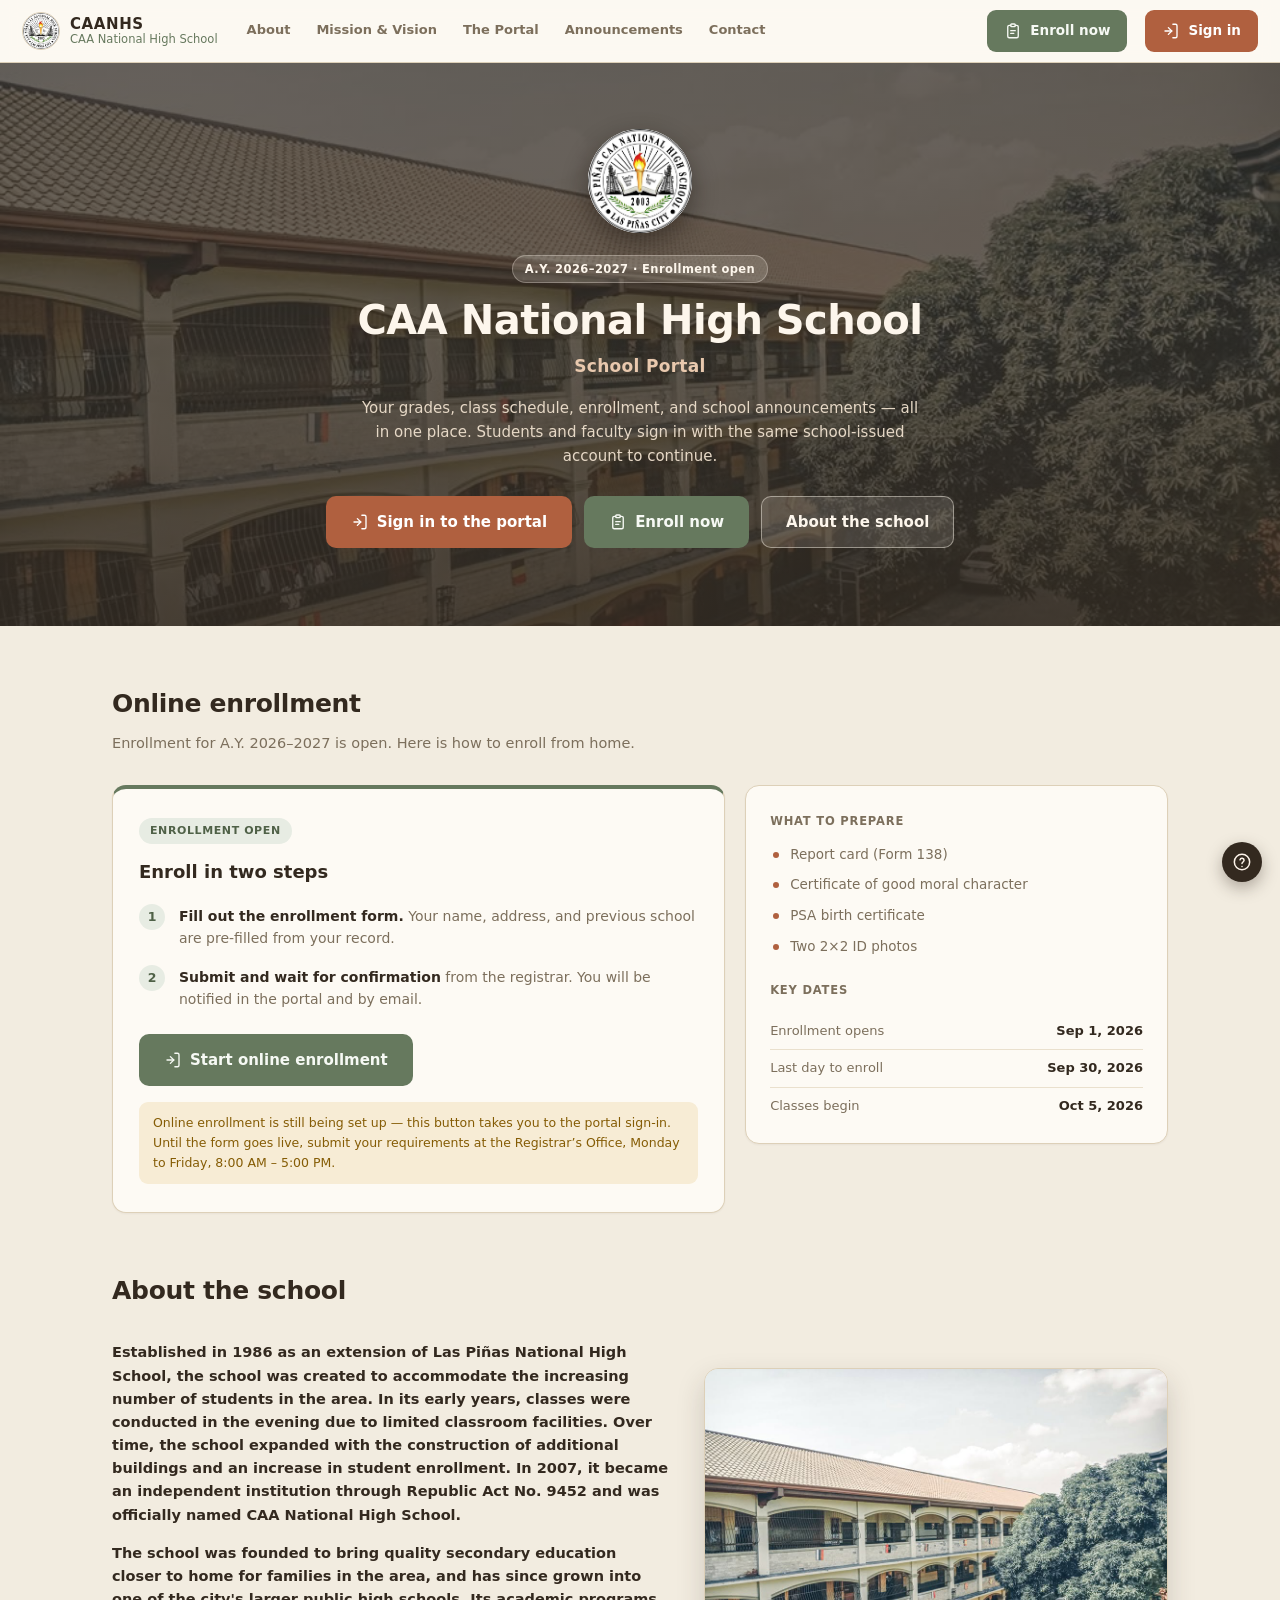
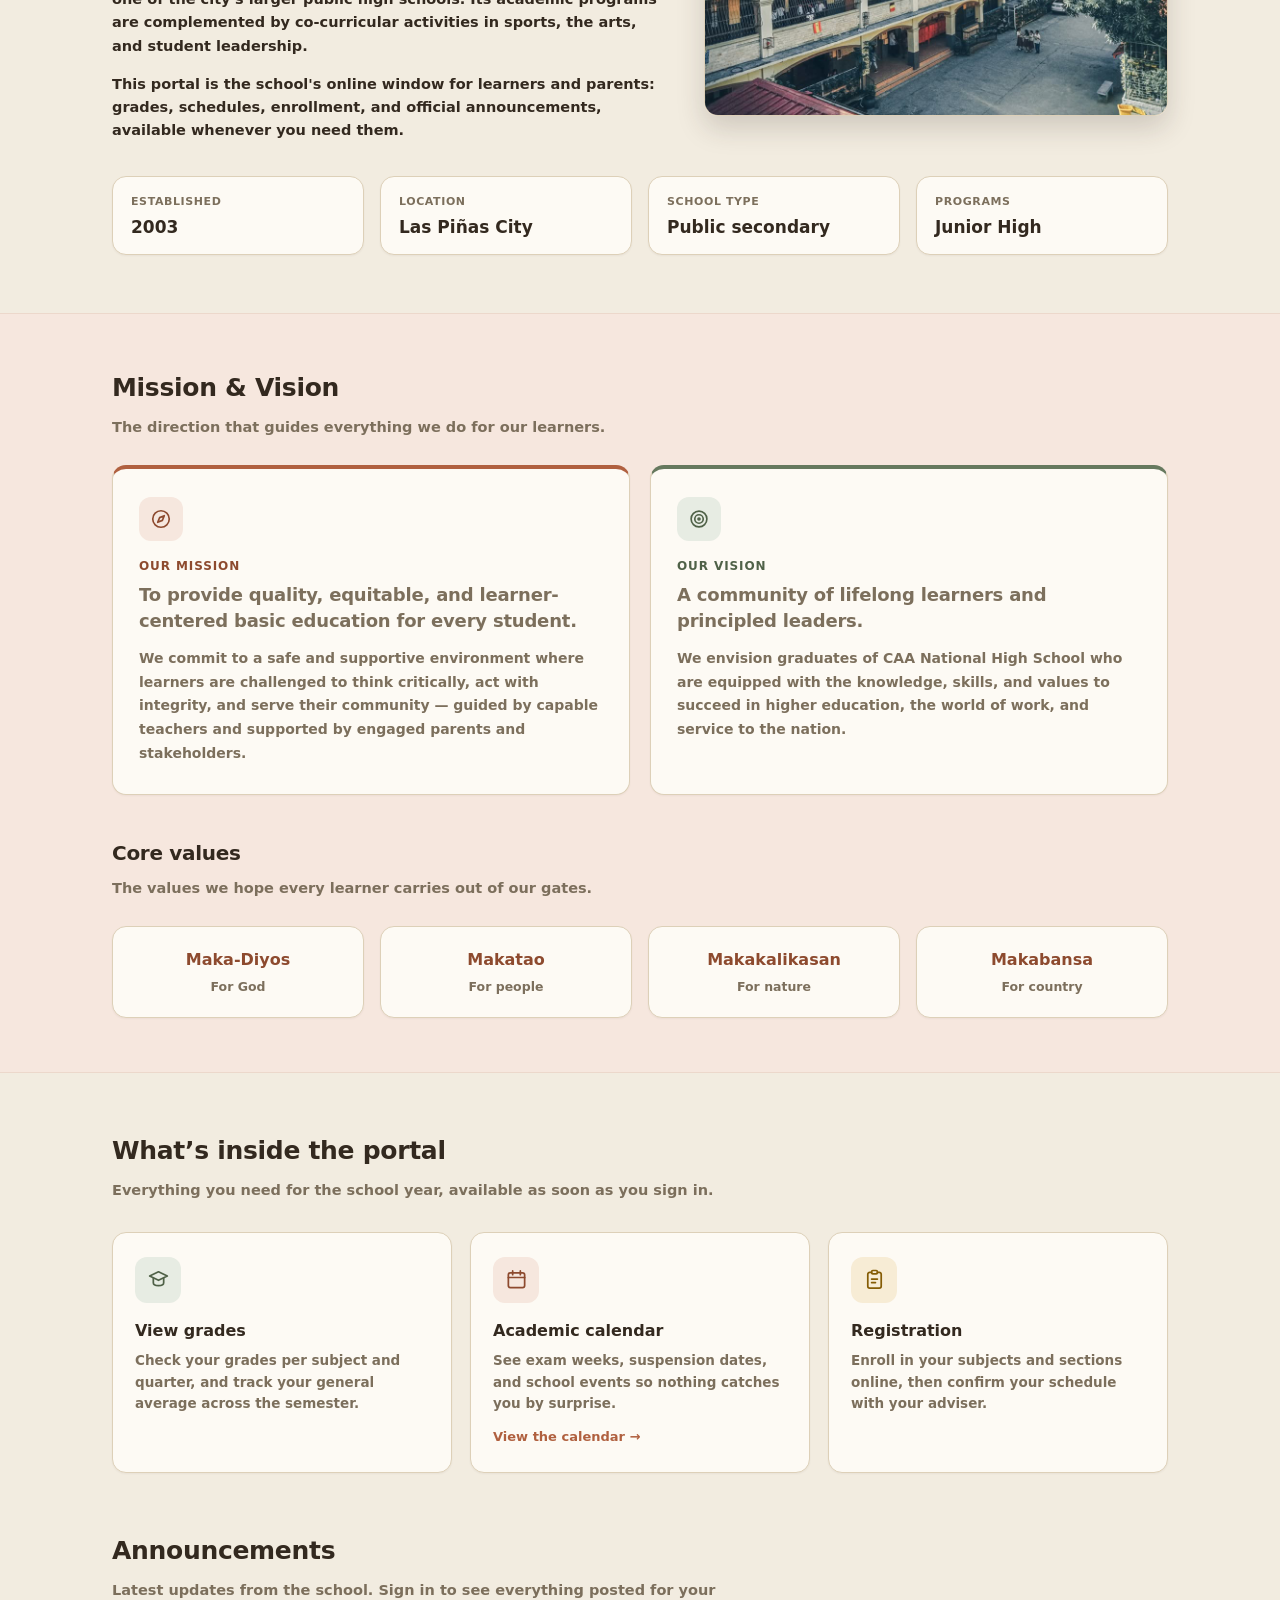
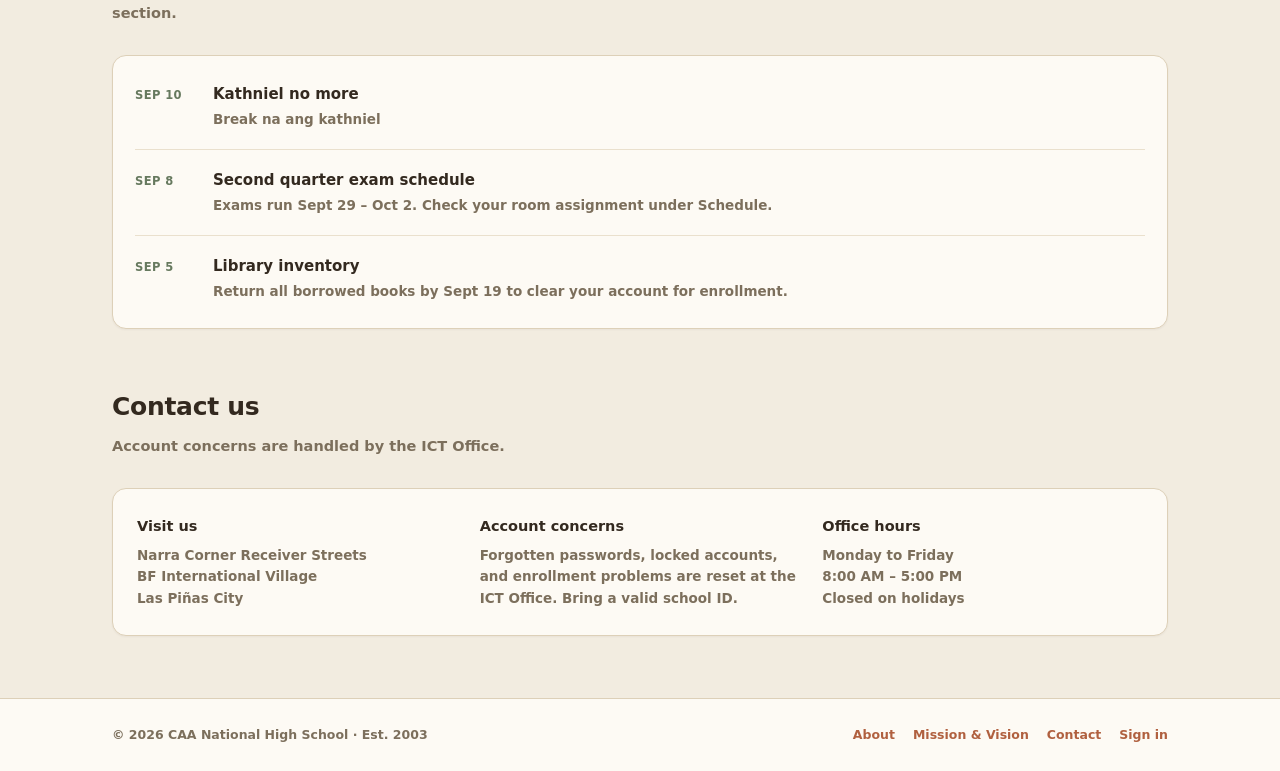
<file: index.html>
<!DOCTYPE html>
<html lang="en">
<head>
<meta charset="UTF-8">
<meta name="viewport" content="width=device-width, initial-scale=1">
<title>CAANHS — School Portal</title>

<!-- theme.css first (shared tokens), then this page's own styles -->
<link rel="stylesheet" href="css/theme.css">
<link rel="stylesheet" href="css/home.css">

<!-- defer: runs after the HTML is parsed, so the elements it grabs exist -->
<script defer src="js/home.js"></script>
</head>
<body>

<!-- Icon sprite. Inline because <use href="#id"> only resolves ids in the same
     document, and an external .svg can't be fetched over file://. Dashboard.html
     carries its own copy of the symbols it uses. -->
<svg class="sprite" aria-hidden="true" focusable="false">
  <symbol id="i-cap" viewBox="0 0 24 24">
    <path d="M12 4 2.8 8.4 12 12.8l9.2-4.4z"/>
    <path d="M6.6 10.5v4.8c0 1.7 2.4 3 5.4 3s5.4-1.3 5.4-3v-4.8"/>
  </symbol>
  <symbol id="i-target" viewBox="0 0 24 24">
    <circle cx="12" cy="12" r="8.6"/>
    <circle cx="12" cy="12" r="4.6"/>
    <circle cx="12" cy="12" r="1.1"/>
  </symbol>
  <symbol id="i-compass" viewBox="0 0 24 24">
    <circle cx="12" cy="12" r="9"/>
    <path d="m15.6 8.4-2.1 5.1-5.1 2.1 2.1-5.1z"/>
  </symbol>
  <symbol id="i-calendar" viewBox="0 0 24 24">
    <rect x="3.5" y="5" width="17" height="15.5" rx="2.2"/>
    <path d="M3.5 9.9h17"/><path d="M8 3v4M16 3v4"/>
  </symbol>
  <symbol id="i-clipboard" viewBox="0 0 24 24">
    <path d="M9 4.5H7a2 2 0 0 0-2 2V19a2 2 0 0 0 2 2h10a2 2 0 0 0 2-2V6.5a2 2 0 0 0-2-2h-2"/>
    <rect x="9" y="2.6" width="6" height="3.6" rx="1.2"/>
    <path d="M9 11.5h6M9 15.2h4"/>
  </symbol>
  <symbol id="i-bell" viewBox="0 0 24 24">
    <path d="M18 9.5a6 6 0 1 0-12 0c0 5-2.2 6.6-2.2 6.6h16.4S18 14.5 18 9.5z"/>
    <path d="M13.8 19.4a2.1 2.1 0 0 1-3.6 0"/>
  </symbol>
  <symbol id="i-login" viewBox="0 0 24 24">
    <path d="M14.5 3H18a2 2 0 0 1 2 2v14a2 2 0 0 1-2 2h-3.5"/>
    <path d="m8.5 16.5 4.5-4.5-4.5-4.5"/><path d="M13 12H4"/>
  </symbol>
  <symbol id="i-help" viewBox="0 0 24 24">
    <circle cx="12" cy="12" r="9.2"/>
    <path d="M9.6 9.4a2.5 2.5 0 0 1 4.9.6c0 1.7-2.5 2.2-2.5 3.9"/>
    <path d="M12 17.5h.01"/>
  </symbol>
</svg>

<header class="topbar">
  <a class="brand" href="index.html">
    <span class="seal"><img src="pictures/SchoolLogo.jpg" alt="" width="38" height="38"></span>
    <span>
      <span class="brand-name">CAANHS</span>
      <span class="brand-sub">CAA National High School</span>
    </span>
  </a>

  <nav aria-label="Main">
    <a href="#about">About</a>
    <a href="#mission">Mission &amp; Vision</a>
    <a href="#portal">The Portal</a>
    <a href="#news">Announcements</a>
    <a href="#contact">Contact</a>
  </nav>

  <div class="spacer"></div>

  <a class="btn btn-sage" href="#enroll">
    <svg class="ic"><use href="#i-clipboard"/></svg>
    Enroll now
  </a>

  <a class="btn btn-primary" href="Login.html">
    <svg class="ic"><use href="#i-login"/></svg>
    Sign in
  </a>
</header>

<section class="hero">
  <div class="hero-inner">
    <div class="hero-seal">
      <img src="pictures/SchoolLogo.jpg" alt="" width="104" height="104">
    </div>

    <span class="eyebrow">A.Y. 2026&ndash;2027 &middot; Enrollment open</span>

    <h1>CAA National High School</h1>
    <p class="portal-line">School Portal</p>

    <p class="lede">Your grades, class schedule, enrollment, and school announcements
       &mdash; all in one place. Students and faculty sign in with the same
       school-issued account to continue.</p>

    <div class="cta-row">
      <a class="btn btn-primary btn-lg" id="ctaSignin" href="Login.html">
        <svg class="ic"><use href="#i-login"/></svg>
        Sign in to the portal
      </a>
      <a class="btn btn-sage btn-lg" href="#enroll">
        <svg class="ic"><use href="#i-clipboard"/></svg>
        Enroll now
      </a>
      <a class="btn btn-ghost btn-lg" href="#about">About the school</a>
    </div>

    <p class="session-note" id="sessionNote" hidden></p>
  </div>
</section>

<!-- ===================================================================
     ONLINE ENROLLMENT
     The buttons here are wired to the login page, not to a real form —
     there is no backend yet. The dates and the "not yet live" notice are
     SAMPLE DATA; replace them with the Registrar's actual schedule.
     =================================================================== -->
<section class="section" id="enroll">
  <div class="section-head">
    <h2>Online enrollment</h2>
    <p>Enrollment for A.Y. 2026&ndash;2027 is open. Here is how to enroll from home.</p>
  </div>

  <div class="enroll">
    <div class="enroll-main">
      <span class="pill">Enrollment open</span>
      <h3>Enroll in two steps</h3>

      <ol class="steps">
        <li><strong>Fill out the enrollment form.</strong> Your name, address, and
            previous school are pre-filled from your record.</li>
        <li><strong>Submit and wait for confirmation</strong> from the registrar. You will
            be notified in the portal and by email.</li>
      </ol>

      <a class="btn btn-sage btn-lg" href="Login.html">
        <svg class="ic"><use href="#i-login"/></svg>
        Start online enrollment
      </a>

      <p class="enroll-note">
         Online enrollment is still being set up &mdash; this
        button takes you to the portal sign-in. Until the form goes live, submit your
        requirements at the Registrar&rsquo;s Office, Monday to Friday, 8:00 AM &ndash;
        5:00 PM.
      </p>
    </div>

    <aside class="enroll-side">
      <h3>What to prepare</h3>
      <ul class="reqs">
        <li>Report card (Form 138)</li>
        <li>Certificate of good moral character</li>
        <li>PSA birth certificate</li>
        <li>Two 2&times;2 ID photos</li>
      </ul>

      <h3>Key dates</h3>
      <ul class="dates">
        <li><span>Enrollment opens</span><span>Sep 1, 2026</span></li>
        <li><span>Last day to enroll</span><span>Sep 30, 2026</span></li>
        <li><span>Classes begin</span><span>Oct 5, 2026</span></li>
      </ul>
    </aside>
  </div>
</section>

<!-- ===================================================================
     PLACEHOLDER CONTENT
     The About, Mission, Vision, and Core Values text in this section is
     written as a stand-in. It is NOT the school's official wording.
     Replace it with the statements from the school's own handbook or
     website before this page goes anywhere public.
     The Core Values names (Maka-Diyos, Makatao, Makakalikasan, Makabansa)
     are the standard DepEd values and are safe to keep if the school
     follows them.
     =================================================================== -->

<section class="section" id="about">
  <div class="section-head">
    <h2>About the school</h2>
  </div>

  <div class="about">
    <div>
      <p><strong>Established in <strong>1986</strong> as an extension of Las Piñas National High School, the school was created to accommodate the increasing number of students in the area.
            In its early years, classes were conducted in the evening due to limited classroom facilities. 
            Over time, the school expanded with the construction of additional buildings and an increase in student enrollment. 
          In <strong> 2007</strong>, it became an independent institution through <strong>Republic Act No. 9452</strong> and was officially named <strong>CAA National High School.</strong> </p>      
          <p><strong>The school was founded to bring quality secondary education closer to home for
         families in the area, and has since grown into one of the city's larger public
         high schools. Its academic programs are complemented by co-curricular
         activities in sports, the arts, and student leadership.</strong></p>

      <p><strong>This portal is the school's online window for learners and parents: grades,
         schedules, enrollment, and official announcements, available whenever you
         need them.</strong></p>
    </div>

    <div class="about-photo">
      <img src="pictures/schoolpic.jpg" alt="The CAA National High School campus">
    </div>
  </div>

  <div class="facts">
    <div class="fact">
      <div class="k">Established</div>
      <div class="v">2003</div>
    </div>
    <div class="fact">
      <div class="k">Location</div>
      <div class="v">Las Pi&ntilde;as City</div>
    </div>
    <div class="fact">
      <div class="k">School type</div>
      <div class="v">Public secondary</div>
    </div>
    <div class="fact">
      <div class="k">Programs</div>
      <div class="v">Junior High</div>
    </div>
  </div>
</section>

<section class="band" id="mission">
  <div class="band-inner">
    <div class="section-head">
      <h2>Mission &amp; Vision</h2>
      <p>The direction that guides everything we do for our learners.</p>
    </div>

    <div class="mv">
      <article class="mv-card mission">
        <div class="mv-ico" aria-hidden="true"><svg class="ic"><use href="#i-compass"/></svg></div>
        <h3>Our Mission</h3>
        <p class="mv-statement">To provide quality, equitable, and learner-centered
           basic education for every student.</p>
        <p>We commit to a safe and supportive environment where learners are challenged
           to think critically, act with integrity, and serve their community &mdash;
           guided by capable teachers and supported by engaged parents and
           stakeholders.</p>
      </article>

      <article class="mv-card vision">
        <div class="mv-ico" aria-hidden="true"><svg class="ic"><use href="#i-target"/></svg></div>
        <h3>Our Vision</h3>
        <p class="mv-statement">A community of lifelong learners and principled
           leaders.</p>
        <p>We envision graduates of CAA National High School who are equipped with the
           knowledge, skills, and values to succeed in higher education, the world of
           work, and service to the nation.</p>
      </article>
    </div>

    <div class="section-head sub">
      <h2>Core values</h2>
      <p>The values we hope every learner carries out of our gates.</p>
    </div>

    <div class="values">
      <div class="value">
        <div class="fil">Maka-Diyos</div>
        <div class="en">For God</div>
      </div>
      <div class="value">
        <div class="fil">Makatao</div>
        <div class="en">For people</div>
      </div>
      <div class="value">
        <div class="fil">Makakalikasan</div>
        <div class="en">For nature</div>
      </div>
      <div class="value">
        <div class="fil">Makabansa</div>
        <div class="en">For country</div>
      </div>
    </div>
  </div>
</section>

<section class="section" id="portal">
  <div class="section-head">
    <h2>What&rsquo;s inside the portal</h2>
    <p>Everything you need for the school year, available as soon as you sign in.</p>
  </div>

  <div class="features">
    <article class="feature">
      <div class="feature-ico ico-sage" aria-hidden="true"><svg class="ic"><use href="#i-cap"/></svg></div>
      <h3>View grades</h3>
      <p>Check your grades per subject and quarter, and track your general average
         across the semester.</p>
    </article>

    <article class="feature">
      <div class="feature-ico ico-brand" aria-hidden="true"><svg class="ic"><use href="#i-calendar"/></svg></div>
      <h3>Academic calendar</h3>
      <p>See exam weeks, suspension dates, and school events so nothing catches you
         by surprise.</p>
      <a class="feature-link" href="Calendar.html">View the calendar &rarr;</a>
    </article>

    <article class="feature">
      <div class="feature-ico ico-gold" aria-hidden="true"><svg class="ic"><use href="#i-clipboard"/></svg></div>
      <h3>Registration</h3>
      <p>Enroll in your subjects and sections online, then confirm your schedule with
         your adviser.</p>
    </article>
  </div>
</section>

<section class="section" id="news">
  <div class="section-head">
    <h2>Announcements</h2>
    <p>Latest updates from the school. Sign in to see everything posted for your section.</p>
  </div>

  <div class="news">
    <div class="news-item">
      <div class="news-when">Sep 10</div>
      <div>
        <h3>Kathniel no more</h3>
        <p>Break na ang kathniel</p>
      </div>
    </div>

    <div class="news-item">
      <div class="news-when">Sep 8</div>
      <div>
        <h3>Second quarter exam schedule</h3>
        <p>Exams run Sept 29 &ndash; Oct 2. Check your room assignment under Schedule.</p>
      </div>
    </div>

    <div class="news-item">
      <div class="news-when">Sep 5</div>
      <div>
        <h3>Library inventory</h3>
        <p>Return all borrowed books by Sept 19 to clear your account for enrollment.</p>
      </div>
    </div>
  </div>
</section>

<section class="section" id="contact">
  <div class="section-head">
    <h2>Contact us</h2>
    <p>Account concerns are handled by the ICT Office.</p>
  </div>

  <div class="contact">
    <div>
      <h3>Visit us</h3>
      <p>Narra Corner Receiver Streets<br>BF International Village<br>Las Pi&ntilde;as City</p>
    </div>

    <div>
      <h3>Account concerns</h3>
      <p>Forgotten passwords, locked accounts, and enrollment problems are reset at the
         ICT Office. Bring a valid school ID.</p>
    </div>

    <div>
      <h3>Office hours</h3>
      <p>Monday to Friday<br>8:00 AM &ndash; 5:00 PM<br>Closed on holidays</p>
    </div>
  </div>
</section>

<footer class="foot">
  <div class="foot-inner">
    <div>&copy; <span id="year">2026</span> CAA National High School &middot; Est. 2003</div>
    <div class="foot-links">
      <a href="#about">About</a>
      <a href="#mission">Mission &amp; Vision</a>
      <a href="#contact">Contact</a>
      <a href="Login.html">Sign in</a>
    </div>
  </div>
</footer>

<button class="help" id="helpBtn" type="button" aria-label="Help">
  <svg class="ic"><use href="#i-help"/></svg>
</button>

</body>
</html>
</file>
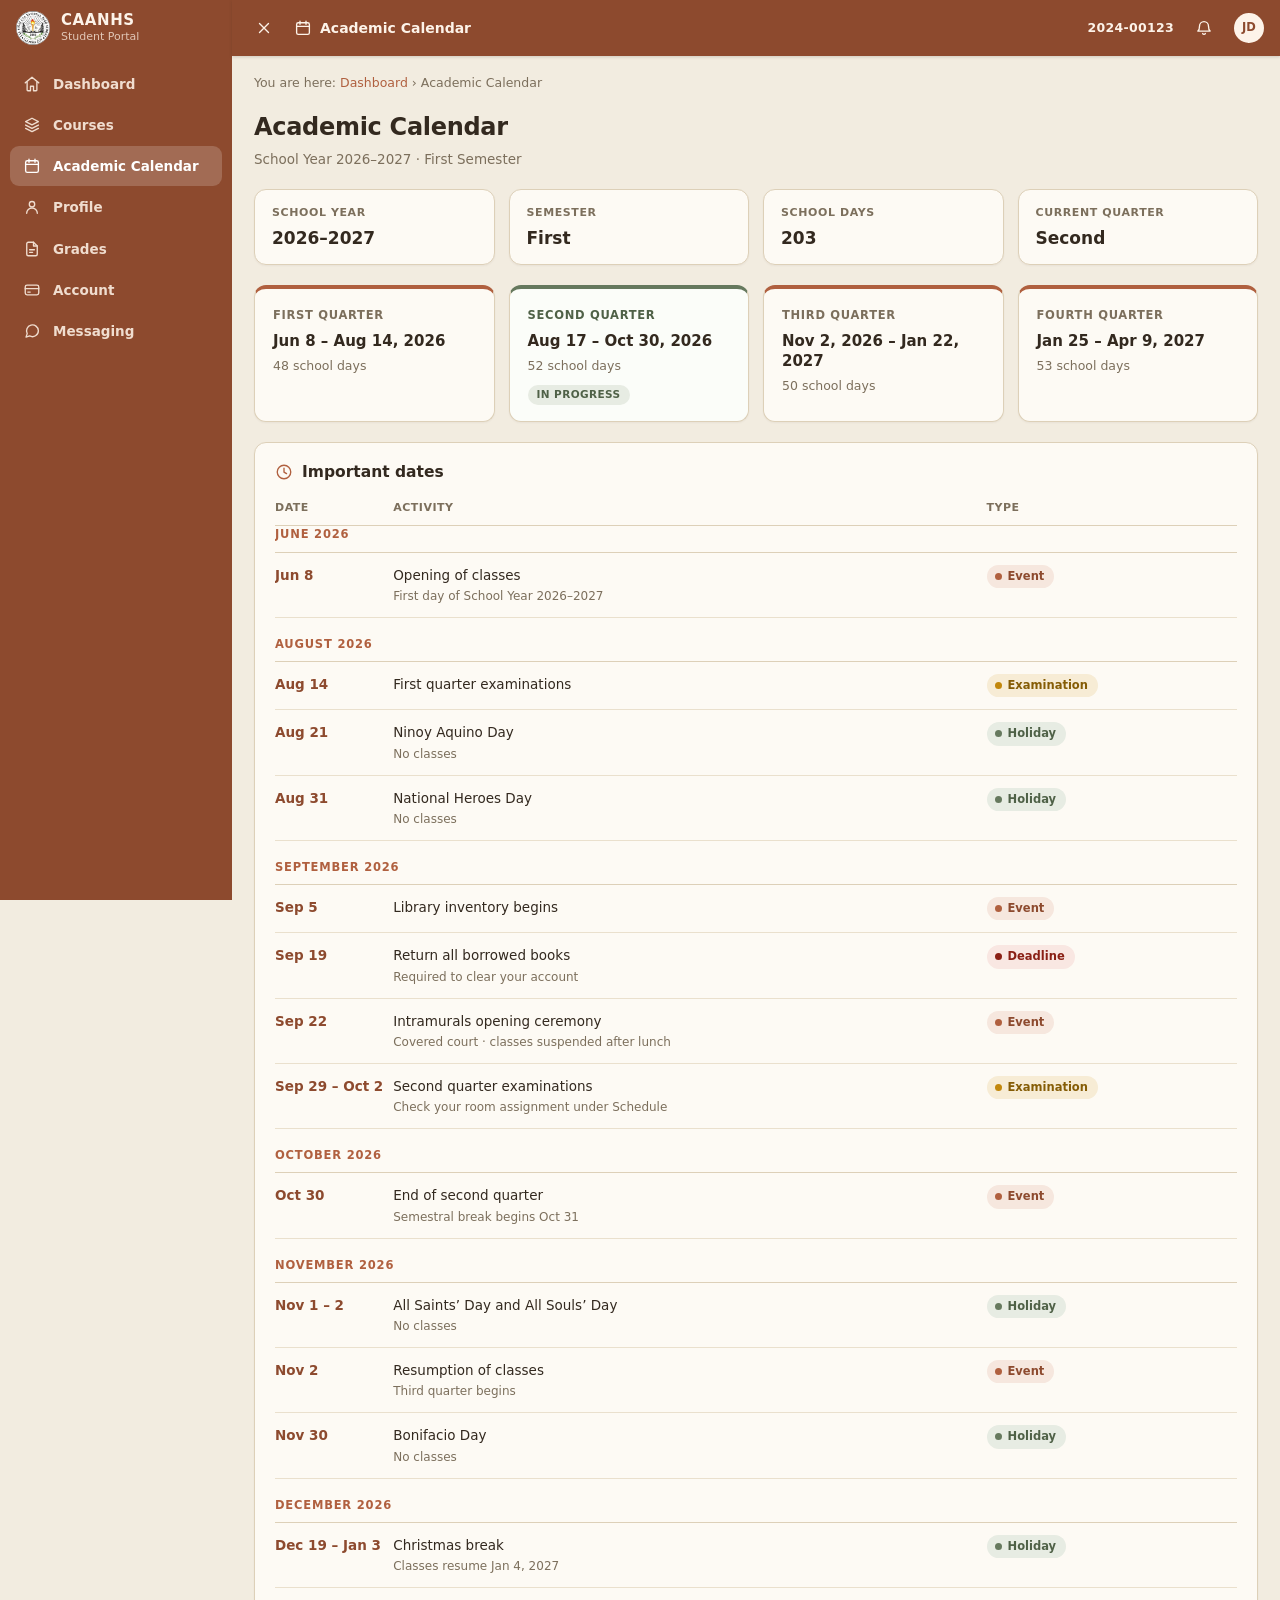
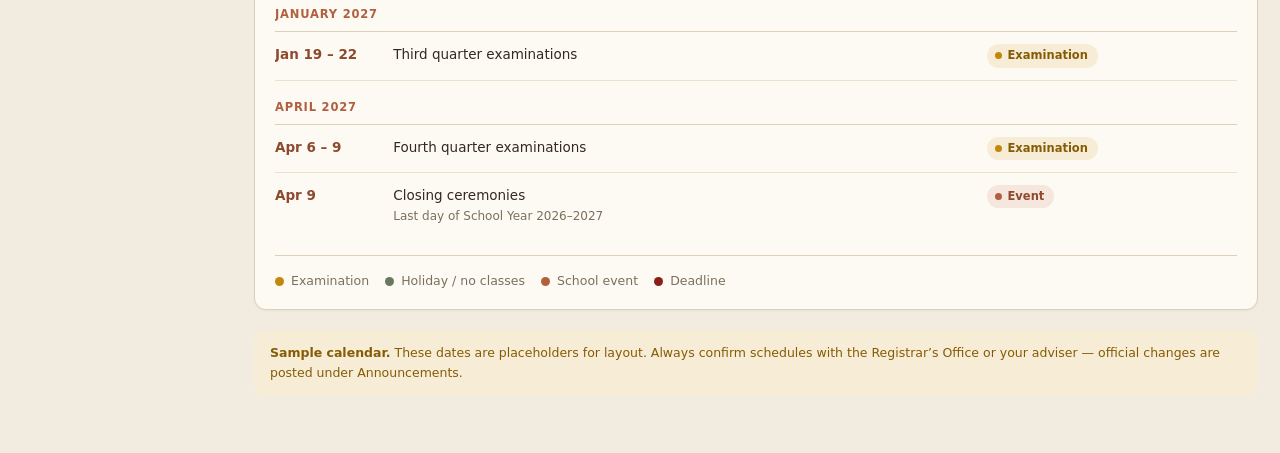
<file: Calendar.html>
<!DOCTYPE html>
<html lang="en">
<head>
<meta charset="UTF-8">
<meta name="viewport" content="width=device-width, initial-scale=1">
<title>Academic Calendar — School Portal</title>

<!-- theme.css (tokens) → portal.css (sidebar + top bar) → this page -->
<link rel="stylesheet" href="css/theme.css">
<link rel="stylesheet" href="css/portal.css?v=3">
<link rel="stylesheet" href="css/calendar.css">

<!-- defer: runs after the HTML is parsed, so the elements it grabs exist -->
<script defer src="js/portal.js?v=3"></script>
</head>
<body>

<!-- Icon sprite. Inline because <use href="#id"> only resolves ids in the same
     document, and an external .svg can't be fetched over file://. -->
<svg class="sprite" aria-hidden="true" focusable="false">
  <symbol id="i-home" viewBox="0 0 24 24">
    <path d="M3 10.5 12 3l9 7.5"/>
    <path d="M5.5 9.6V20a1 1 0 0 0 1 1H10v-6h4v6h3.5a1 1 0 0 0 1-1V9.6"/>
  </symbol>
  <symbol id="i-key" viewBox="0 0 24 24">
    <circle cx="8" cy="15.2" r="3.4"/>
    <path d="m10.5 12.7 8-8"/><path d="m16.1 7.1 2 2"/><path d="m18.6 4.6 2 2"/>
  </symbol>
  <symbol id="i-calendar" viewBox="0 0 24 24">
    <rect x="3.5" y="5" width="17" height="15.5" rx="2.2"/>
    <path d="M3.5 9.9h17"/><path d="M8 3v4M16 3v4"/>
  </symbol>
  <symbol id="i-layers" viewBox="0 0 24 24">
    <path d="m12 3 8.5 4.4L12 11.8 3.5 7.4z"/>
    <path d="m3.5 12.1 8.5 4.4 8.5-4.4"/>
    <path d="m3.5 16.5 8.5 4.4 8.5-4.4"/>
  </symbol>
  <symbol id="i-user" viewBox="0 0 24 24">
    <circle cx="12" cy="8.2" r="3.6"/>
    <path d="M4.9 20.4a7.1 7.1 0 0 1 14.2 0"/>
  </symbol>
  <symbol id="i-file" viewBox="0 0 24 24">
    <path d="M14 3H7a2 2 0 0 0-2 2v14a2 2 0 0 0 2 2h10a2 2 0 0 0 2-2V8z"/>
    <path d="M14 3v5h5"/><path d="M8.8 13h6.4M8.8 16.4h4"/>
  </symbol>
  <symbol id="i-card" viewBox="0 0 24 24">
    <rect x="3" y="5.5" width="18" height="13" rx="2.4"/>
    <path d="M3 10.2h18"/><path d="M6.4 14.8h3.2"/>
  </symbol>
  <symbol id="i-chat" viewBox="0 0 24 24">
    <path d="M20.5 11.6a7.9 7.9 0 0 1-11.6 7L4 20.2l1.6-4.7a7.9 7.9 0 1 1 14.9-3.9z"/>
  </symbol>
  <symbol id="i-bell" viewBox="0 0 24 24">
    <path d="M18 9.5a6 6 0 1 0-12 0c0 5-2.2 6.6-2.2 6.6h16.4S18 14.5 18 9.5z"/>
    <path d="M13.8 19.4a2.1 2.1 0 0 1-3.6 0"/>
  </symbol>
  <symbol id="i-x" viewBox="0 0 24 24"><path d="m6 6 12 12M18 6 6 18"/></symbol>
  <symbol id="i-menu" viewBox="0 0 24 24"><path d="M4 7h16M4 12h16M4 17h16"/></symbol>
  <symbol id="i-clipboard" viewBox="0 0 24 24">
    <path d="M9 4.5H7a2 2 0 0 0-2 2V19a2 2 0 0 0 2 2h10a2 2 0 0 0 2-2V6.5a2 2 0 0 0-2-2h-2"/>
    <rect x="9" y="2.6" width="6" height="3.6" rx="1.2"/>
    <path d="M9 11.5h6M9 15.2h4"/>
  </symbol>
  <symbol id="i-clock" viewBox="0 0 24 24">
    <circle cx="12" cy="12" r="9"/>
    <path d="M12 7v5.2l3.4 2"/>
  </symbol>
</svg>

<div class="shell">

  <aside class="sidebar" id="sidebar">
    <div class="sb-brand">
      <div class="sb-logo"><img src="pictures/SchoolLogo.jpg" alt="" width="34" height="34"></div>
      <div>
        <div class="sb-name">CAANHS</div>
        <div class="sb-sub">Student Portal</div>
      </div>
    </div>

    <nav class="sb-nav" aria-label="Main">
      <a href="Dashboard.html"><svg class="ic"><use href="#i-home"/></svg>Dashboard</a>
      <a href="Courses.html"><svg class="ic"><use href="#i-layers"/></svg>Courses</a>
      <a href="Calendar.html" aria-current="page"><svg class="ic"><use href="#i-calendar"/></svg>Academic Calendar</a>
      <a href="#"><svg class="ic"><use href="#i-user"/></svg>Profile</a>
      <a href="Grades.html"><svg class="ic"><use href="#i-file"/></svg>Grades</a>
      <a href="#"><svg class="ic"><use href="#i-card"/></svg>Account</a>
      <a href="#"><svg class="ic"><use href="#i-chat"/></svg>Messaging</a>
    </nav>
  </aside>

  <div class="main">

    <header class="topbar">
      <button class="icon-btn" id="navToggle" type="button"
              aria-controls="sidebar" aria-expanded="true" aria-label="Hide menu">
        <svg class="ic" id="navToggleIcon"><use href="#i-x"/></svg>
      </button>

      <div class="tb-title">
        <svg class="ic"><use href="#i-calendar"/></svg>
        Academic Calendar
      </div>

      <div class="spacer"></div>

      <div class="tb-user" id="tbUser">2024-00123</div>

      <button class="icon-btn bell" type="button" aria-label="Notifications">
        <svg class="ic"><use href="#i-bell"/></svg>
      </button>

      <div class="tb-avatar" aria-hidden="true">JD</div>
    </header>

    <main class="content">
      <p class="crumb">You are here: <a href="Dashboard.html">Dashboard</a> &rsaquo; Academic Calendar</p>

      <div class="page-head">
        <h1>Academic Calendar</h1>
        <p>School Year 2026&ndash;2027 &middot; First Semester</p>
      </div>

      <section class="summary" aria-label="School year at a glance">
        <div class="summary-item">
          <div class="k">School year</div>
          <div class="v">2026&ndash;2027</div>
        </div>
        <div class="summary-item">
          <div class="k">Semester</div>
          <div class="v">First</div>
        </div>
        <div class="summary-item">
          <div class="k">School days</div>
          <div class="v">203</div>
        </div>
        <div class="summary-item">
          <div class="k">Current quarter</div>
          <div class="v">Second</div>
        </div>
      </section>

      <section class="quarters" aria-label="Quarters">
        <article class="q-card">
          <div class="q-label">First Quarter</div>
          <div class="q-range">Jun 8 &ndash; Aug 14, 2026</div>
          <div class="q-meta">48 school days</div>
        </article>

        <article class="q-card current">
          <div class="q-label">Second Quarter</div>
          <div class="q-range">Aug 17 &ndash; Oct 30, 2026</div>
          <div class="q-meta">52 school days</div>
          <span class="q-tag">IN PROGRESS</span>
        </article>

        <article class="q-card">
          <div class="q-label">Third Quarter</div>
          <div class="q-range">Nov 2, 2026 &ndash; Jan 22, 2027</div>
          <div class="q-meta">50 school days</div>
        </article>

        <article class="q-card">
          <div class="q-label">Fourth Quarter</div>
          <div class="q-range">Jan 25 &ndash; Apr 9, 2027</div>
          <div class="q-meta">53 school days</div>
        </article>
      </section>

      <section class="card">
        <div class="card-head">
          <svg class="ic"><use href="#i-clock"/></svg>
          <h2>Important dates</h2>
        </div>

        <div class="table-scroll">
          <table>
            <caption class="sr-only" style="position:absolute;left:-9999px">
              Important dates for School Year 2026&ndash;2027
            </caption>
            <thead>
              <tr>
                <th scope="col">Date</th>
                <th scope="col">Activity</th>
                <th scope="col">Type</th>
              </tr>
            </thead>
            <tbody>
              <tr class="month"><th colspan="3" scope="colgroup">June 2026</th></tr>
              <tr>
                <td class="date">Jun 8</td>
                <td class="what">Opening of classes
                  <span class="sub">First day of School Year 2026&ndash;2027</span></td>
                <td><span class="badge event">Event</span></td>
              </tr>

              <tr class="month"><th colspan="3" scope="colgroup">August 2026</th></tr>
              <tr>
                <td class="date">Aug 14</td>
                <td class="what">First quarter examinations</td>
                <td><span class="badge exam">Examination</span></td>
              </tr>
              <tr>
                <td class="date">Aug 21</td>
                <td class="what">Ninoy Aquino Day
                  <span class="sub">No classes</span></td>
                <td><span class="badge holiday">Holiday</span></td>
              </tr>
              <tr>
                <td class="date">Aug 31</td>
                <td class="what">National Heroes Day
                  <span class="sub">No classes</span></td>
                <td><span class="badge holiday">Holiday</span></td>
              </tr>

              <tr class="month"><th colspan="3" scope="colgroup">September 2026</th></tr>
              <tr>
                <td class="date">Sep 5</td>
                <td class="what">Library inventory begins</td>
                <td><span class="badge event">Event</span></td>
              </tr>
              <tr>
                <td class="date">Sep 19</td>
                <td class="what">Return all borrowed books
                  <span class="sub">Required to clear your account</span></td>
                <td><span class="badge deadline">Deadline</span></td>
              </tr>
              <tr>
                <td class="date">Sep 22</td>
                <td class="what">Intramurals opening ceremony
                  <span class="sub">Covered court &middot; classes suspended after lunch</span></td>
                <td><span class="badge event">Event</span></td>
              </tr>
              <tr>
                <td class="date">Sep 29 &ndash; Oct 2</td>
                <td class="what">Second quarter examinations
                  <span class="sub">Check your room assignment under Schedule</span></td>
                <td><span class="badge exam">Examination</span></td>
              </tr>

              <tr class="month"><th colspan="3" scope="colgroup">October 2026</th></tr>
              <tr>
                <td class="date">Oct 30</td>
                <td class="what">End of second quarter
                  <span class="sub">Semestral break begins Oct 31</span></td>
                <td><span class="badge event">Event</span></td>
              </tr>

              <tr class="month"><th colspan="3" scope="colgroup">November 2026</th></tr>
              <tr>
                <td class="date">Nov 1 &ndash; 2</td>
                <td class="what">All Saints&rsquo; Day and All Souls&rsquo; Day
                  <span class="sub">No classes</span></td>
                <td><span class="badge holiday">Holiday</span></td>
              </tr>
              <tr>
                <td class="date">Nov 2</td>
                <td class="what">Resumption of classes
                  <span class="sub">Third quarter begins</span></td>
                <td><span class="badge event">Event</span></td>
              </tr>
              <tr>
                <td class="date">Nov 30</td>
                <td class="what">Bonifacio Day
                  <span class="sub">No classes</span></td>
                <td><span class="badge holiday">Holiday</span></td>
              </tr>

              <tr class="month"><th colspan="3" scope="colgroup">December 2026</th></tr>
              <tr>
                <td class="date">Dec 19 &ndash; Jan 3</td>
                <td class="what">Christmas break
                  <span class="sub">Classes resume Jan 4, 2027</span></td>
                <td><span class="badge holiday">Holiday</span></td>
              </tr>

              <tr class="month"><th colspan="3" scope="colgroup">January 2027</th></tr>
              <tr>
                <td class="date">Jan 19 &ndash; 22</td>
                <td class="what">Third quarter examinations</td>
                <td><span class="badge exam">Examination</span></td>
              </tr>

              <tr class="month"><th colspan="3" scope="colgroup">April 2027</th></tr>
              <tr>
                <td class="date">Apr 6 &ndash; 9</td>
                <td class="what">Fourth quarter examinations</td>
                <td><span class="badge exam">Examination</span></td>
              </tr>
              <tr>
                <td class="date">Apr 9</td>
                <td class="what">Closing ceremonies
                  <span class="sub">Last day of School Year 2026&ndash;2027</span></td>
                <td><span class="badge event">Event</span></td>
              </tr>
            </tbody>
          </table>
        </div>

        <div class="legend">
          <span><i class="l-exam"></i>Examination</span>
          <span><i class="l-holiday"></i>Holiday / no classes</span>
          <span><i class="l-event"></i>School event</span>
          <span><i class="l-deadline"></i>Deadline</span>
        </div>
      </section>

      <!-- =============================================================
           SAMPLE DATA — these dates are placeholders, not the school's
           official calendar. Replace them with the DepEd / school
           calendar before this page is shown publicly.
           The Philippine holidays (Ninoy Aquino Day, National Heroes
           Day, All Saints', Bonifacio Day) are the real national dates.
           ============================================================= -->
      <p class="notice">
        <strong>Sample calendar.</strong> These dates are placeholders for layout.
        Always confirm schedules with the Registrar&rsquo;s Office or your adviser &mdash;
        official changes are posted under Announcements.
      </p>
    </main>

  </div>
</div>

<div class="backdrop" id="backdrop"></div>

</body>
</html>
</file>
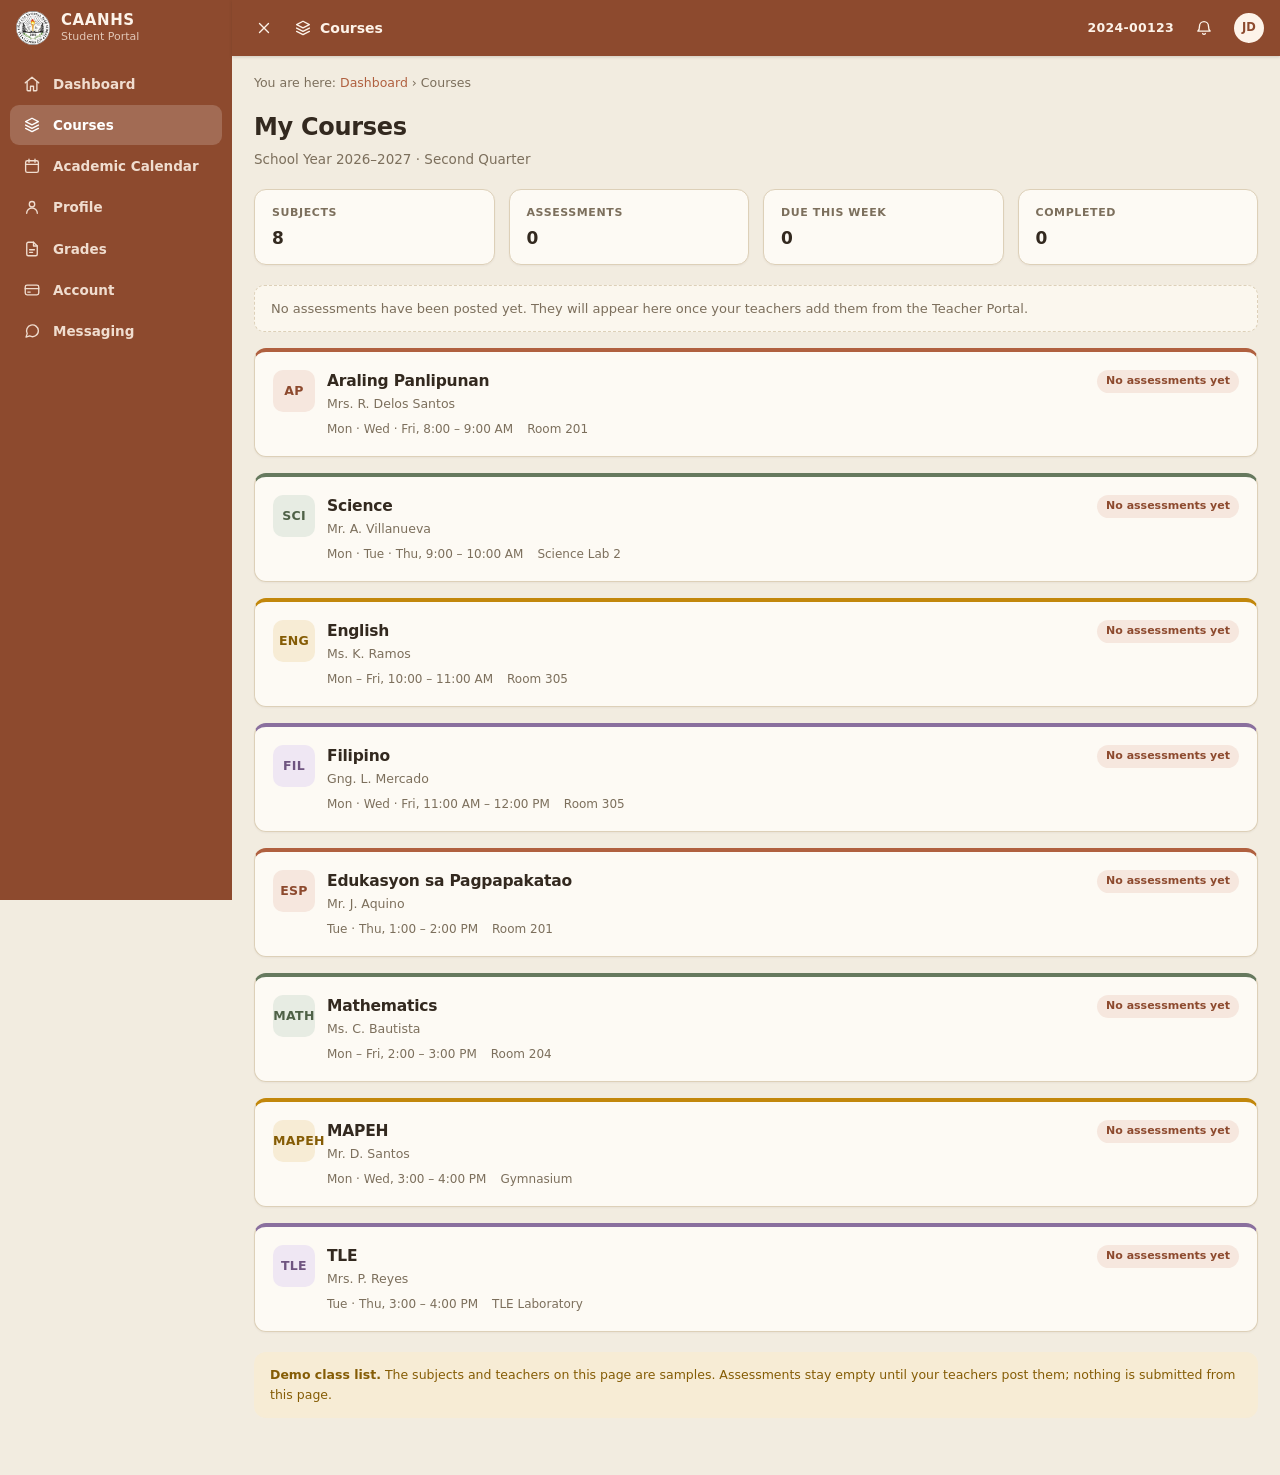
<file: Courses.html>
<!DOCTYPE html>
<html lang="en">
<head>
<meta charset="UTF-8">
<meta name="viewport" content="width=device-width, initial-scale=1">
<title>Courses — School Portal</title>

<!-- theme.css (tokens) → portal.css (sidebar + top bar) → this page -->
<link rel="stylesheet" href="css/theme.css">
<link rel="stylesheet" href="css/portal.css?v=3">
<link rel="stylesheet" href="css/courses.css?v=2">

<!-- defer keeps the scripts in order: shell → page data -->
<script defer src="js/portal.js?v=3"></script>
<script defer src="js/courses.js?v=2"></script>
</head>
<body>

<!-- Icon sprite. Inline because <use href="#id"> only resolves ids in the same
     document, and an external .svg can't be fetched over file://. -->
<svg class="sprite" aria-hidden="true" focusable="false">
  <symbol id="i-home" viewBox="0 0 24 24">
    <path d="M3 10.5 12 3l9 7.5"/>
    <path d="M5.5 9.6V20a1 1 0 0 0 1 1H10v-6h4v6h3.5a1 1 0 0 0 1-1V9.6"/>
  </symbol>
  <symbol id="i-layers" viewBox="0 0 24 24">
    <path d="m12 3 8.5 4.4L12 11.8 3.5 7.4z"/>
    <path d="m3.5 12.1 8.5 4.4 8.5-4.4"/>
    <path d="m3.5 16.5 8.5 4.4 8.5-4.4"/>
  </symbol>
  <symbol id="i-calendar" viewBox="0 0 24 24">
    <rect x="3.5" y="5" width="17" height="15.5" rx="2.2"/>
    <path d="M3.5 9.9h17"/><path d="M8 3v4M16 3v4"/>
  </symbol>
  <symbol id="i-user" viewBox="0 0 24 24">
    <circle cx="12" cy="8.2" r="3.6"/>
    <path d="M4.9 20.4a7.1 7.1 0 0 1 14.2 0"/>
  </symbol>
  <symbol id="i-file" viewBox="0 0 24 24">
    <path d="M14 3H7a2 2 0 0 0-2 2v14a2 2 0 0 0 2 2h10a2 2 0 0 0 2-2V8z"/>
    <path d="M14 3v5h5"/><path d="M8.8 13h6.4M8.8 16.4h4"/>
  </symbol>
  <symbol id="i-card" viewBox="0 0 24 24">
    <rect x="3" y="5.5" width="18" height="13" rx="2.4"/>
    <path d="M3 10.2h18"/><path d="M6.4 14.8h3.2"/>
  </symbol>
  <symbol id="i-chat" viewBox="0 0 24 24">
    <path d="M20.5 11.6a7.9 7.9 0 0 1-11.6 7L4 20.2l1.6-4.7a7.9 7.9 0 1 1 14.9-3.9z"/>
  </symbol>
  <symbol id="i-bell" viewBox="0 0 24 24">
    <path d="M18 9.5a6 6 0 1 0-12 0c0 5-2.2 6.6-2.2 6.6h16.4S18 14.5 18 9.5z"/>
    <path d="M13.8 19.4a2.1 2.1 0 0 1-3.6 0"/>
  </symbol>
  <symbol id="i-x" viewBox="0 0 24 24"><path d="m6 6 12 12M18 6 6 18"/></symbol>
  <symbol id="i-menu" viewBox="0 0 24 24"><path d="M4 7h16M4 12h16M4 17h16"/></symbol>
</svg>

<div class="shell">

  <aside class="sidebar" id="sidebar">
    <div class="sb-brand">
      <div class="sb-logo"><img src="pictures/SchoolLogo.jpg" alt="" width="34" height="34"></div>
      <div>
        <div class="sb-name">CAANHS</div>
        <div class="sb-sub">Student Portal</div>
      </div>
    </div>

    <nav class="sb-nav" aria-label="Main">
      <a href="Dashboard.html"><svg class="ic"><use href="#i-home"/></svg>Dashboard</a>
      <a href="Courses.html" aria-current="page"><svg class="ic"><use href="#i-layers"/></svg>Courses</a>
      <a href="Calendar.html"><svg class="ic"><use href="#i-calendar"/></svg>Academic Calendar</a>
      <a href="#"><svg class="ic"><use href="#i-user"/></svg>Profile</a>
      <a href="Grades.html"><svg class="ic"><use href="#i-file"/></svg>Grades</a>
      <a href="#"><svg class="ic"><use href="#i-card"/></svg>Account</a>
      <a href="#"><svg class="ic"><use href="#i-chat"/></svg>Messaging</a>
    </nav>
  </aside>

  <div class="main">

    <header class="topbar">
      <button class="icon-btn" id="navToggle" type="button"
              aria-controls="sidebar" aria-expanded="true" aria-label="Hide menu">
        <svg class="ic" id="navToggleIcon"><use href="#i-x"/></svg>
      </button>

      <div class="tb-title">
        <svg class="ic"><use href="#i-layers"/></svg>
        Courses
      </div>

      <div class="spacer"></div>

      <div class="tb-user" id="tbUser">2024-00123</div>

      <button class="icon-btn bell" type="button" aria-label="Notifications">
        <svg class="ic"><use href="#i-bell"/></svg>
      </button>

      <div class="tb-avatar" aria-hidden="true">JD</div>
    </header>

    <main class="content">
      <p class="crumb">You are here: <a href="Dashboard.html">Dashboard</a> &rsaquo; Courses</p>

      <div class="page-head">
        <h1>My Courses</h1>
        <p>School Year 2026&ndash;2027 &middot; Second Quarter</p>
      </div>

      <section class="summary" aria-label="Course summary">
        <div class="summary-item">
          <div class="k">Subjects</div>
          <div class="v" id="statSubjects">8</div>
        </div>
        <div class="summary-item">
          <div class="k">Assessments</div>
          <div class="v" id="statAssessments">0</div>
        </div>
        <div class="summary-item">
          <div class="k">Due this week</div>
          <div class="v" id="statDue">0</div>
        </div>
        <div class="summary-item">
          <div class="k">Completed</div>
          <div class="v" id="statCompleted">0</div>
        </div>
      </section>

      <p class="course-empty-note" id="courseNote">
        No assessments have been posted yet. They will appear here once your teachers
        add them from the Teacher Portal.
      </p>

      <div class="course-toolbar" id="courseToolbar">
        <div class="filters" role="group" aria-label="Filter assessments">
          <button class="filter is-active" type="button" data-filter="all" aria-pressed="true">All</button>
          <button class="filter" type="button" data-filter="pending" aria-pressed="false">To do</button>
          <button class="filter" type="button" data-filter="submitted" aria-pressed="false">Submitted</button>
          <button class="filter" type="button" data-filter="graded" aria-pressed="false">Graded</button>
        </div>
        <span class="course-status" id="courseStatus" role="status"></span>
      </div>

      <section class="course-list" id="courseList" aria-label="Enrolled subjects and assessments"></section>

      <!-- =============================================================
           SAMPLE CLASS LIST — subjects and teachers below are demo
           records. Assessments are intentionally empty: teachers will
           add them from the Teacher Portal.
           ============================================================= -->
      <p class="notice">
        <strong>Demo class list.</strong> The subjects and teachers on this page are
        samples. Assessments stay empty until your teachers post them; nothing is
        submitted from this page.
      </p>
    </main>

  </div>
</div>

<div class="backdrop" id="backdrop"></div>

</body>
</html>
</file>
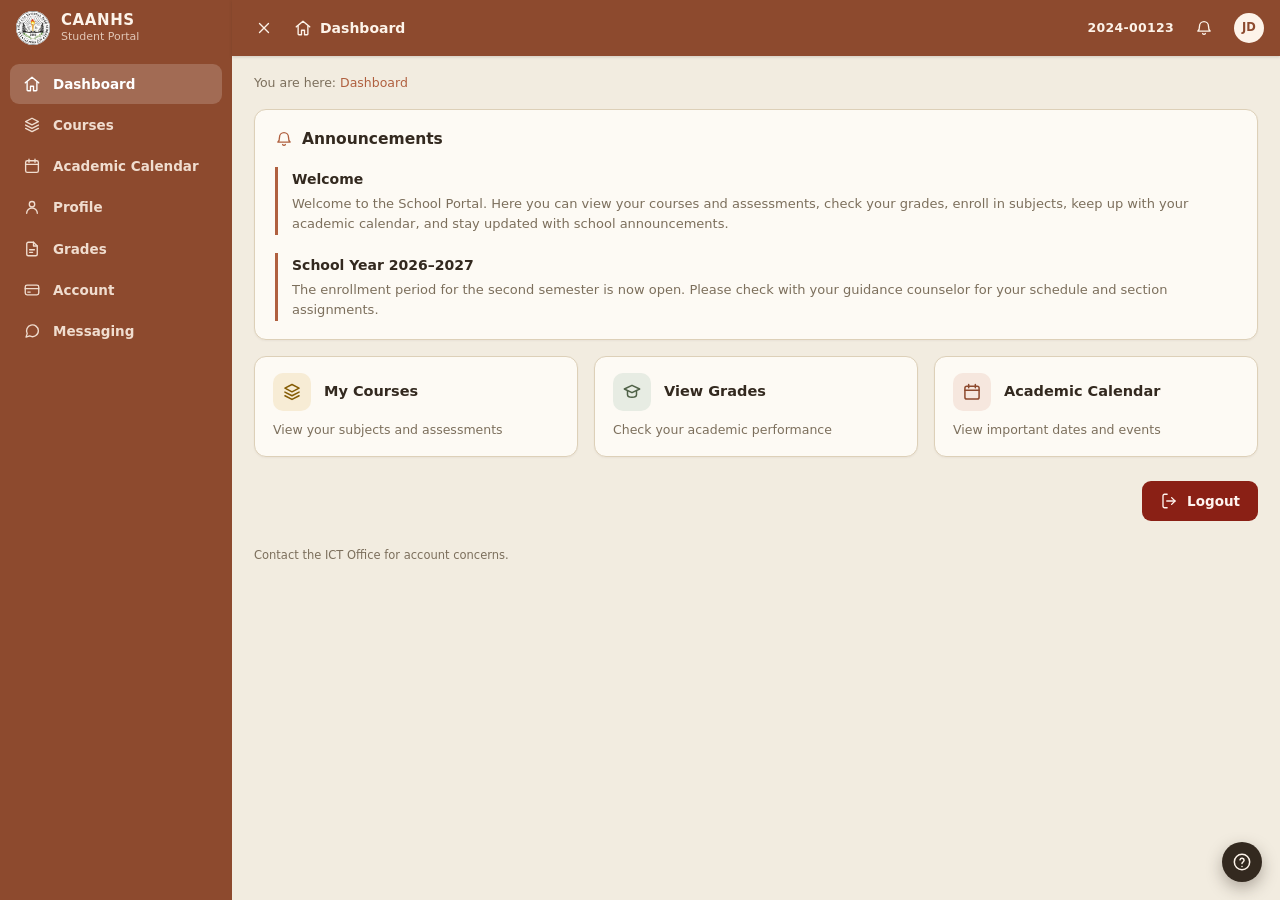
<file: Dashboard.html>
<!DOCTYPE html>
<html lang="en">
<head>
<meta charset="UTF-8">
<meta name="viewport" content="width=device-width, initial-scale=1">
<title>Dashboard — School Portal</title>

<!-- theme.css (tokens) → portal.css (sidebar + top bar) → this page -->
<link rel="stylesheet" href="css/theme.css">
<link rel="stylesheet" href="css/portal.css?v=3">
<link rel="stylesheet" href="css/dashboard.css">

<!-- defer: runs after the HTML is parsed, so the elements it grabs exist -->
<script defer src="js/portal.js?v=3"></script>
</head>
<body>

<!-- Icon sprite. This stays inline on purpose: <use href="#id"> only resolves
     ids in the same document. Moving it to an .svg file would need a server
     (it breaks when the page is opened straight off the disk). -->
<svg class="sprite" aria-hidden="true" focusable="false">
  <symbol id="i-home" viewBox="0 0 24 24">
    <path d="M3 10.5 12 3l9 7.5"/>
    <path d="M5.5 9.6V20a1 1 0 0 0 1 1H10v-6h4v6h3.5a1 1 0 0 0 1-1V9.6"/>
  </symbol>
  <symbol id="i-key" viewBox="0 0 24 24">
    <circle cx="8" cy="15.2" r="3.4"/>
    <path d="m10.5 12.7 8-8"/><path d="m16.1 7.1 2 2"/><path d="m18.6 4.6 2 2"/>
  </symbol>
  <symbol id="i-calendar" viewBox="0 0 24 24">
    <rect x="3.5" y="5" width="17" height="15.5" rx="2.2"/>
    <path d="M3.5 9.9h17"/><path d="M8 3v4M16 3v4"/>
  </symbol>
  <symbol id="i-layers" viewBox="0 0 24 24">
    <path d="m12 3 8.5 4.4L12 11.8 3.5 7.4z"/>
    <path d="m3.5 12.1 8.5 4.4 8.5-4.4"/>
    <path d="m3.5 16.5 8.5 4.4 8.5-4.4"/>
  </symbol>
  <symbol id="i-clipboard" viewBox="0 0 24 24">
    <path d="M9 4.5H7a2 2 0 0 0-2 2V19a2 2 0 0 0 2 2h10a2 2 0 0 0 2-2V6.5a2 2 0 0 0-2-2h-2"/>
    <rect x="9" y="2.6" width="6" height="3.6" rx="1.2"/>
    <path d="M9 11.5h6M9 15.2h4"/>
  </symbol>
  <symbol id="i-user" viewBox="0 0 24 24">
    <circle cx="12" cy="8.2" r="3.6"/>
    <path d="M4.9 20.4a7.1 7.1 0 0 1 14.2 0"/>
  </symbol>
  <symbol id="i-file" viewBox="0 0 24 24">
    <path d="M14 3H7a2 2 0 0 0-2 2v14a2 2 0 0 0 2 2h10a2 2 0 0 0 2-2V8z"/>
    <path d="M14 3v5h5"/><path d="M8.8 13h6.4M8.8 16.4h4"/>
  </symbol>
  <symbol id="i-card" viewBox="0 0 24 24">
    <rect x="3" y="5.5" width="18" height="13" rx="2.4"/>
    <path d="M3 10.2h18"/><path d="M6.4 14.8h3.2"/>
  </symbol>
  <symbol id="i-library" viewBox="0 0 24 24">
    <path d="M4.5 20.5V9M9.5 20.5V4M14.5 20.5v-8M19.5 20.5V6.5"/>
  </symbol>
  <symbol id="i-chat" viewBox="0 0 24 24">
    <path d="M20.5 11.6a7.9 7.9 0 0 1-11.6 7L4 20.2l1.6-4.7a7.9 7.9 0 1 1 14.9-3.9z"/>
  </symbol>
  <symbol id="i-bell" viewBox="0 0 24 24">
    <path d="M18 9.5a6 6 0 1 0-12 0c0 5-2.2 6.6-2.2 6.6h16.4S18 14.5 18 9.5z"/>
    <path d="M13.8 19.4a2.1 2.1 0 0 1-3.6 0"/>
  </symbol>
  <symbol id="i-x" viewBox="0 0 24 24"><path d="m6 6 12 12M18 6 6 18"/></symbol>
  <symbol id="i-menu" viewBox="0 0 24 24"><path d="M4 7h16M4 12h16M4 17h16"/></symbol>
  <symbol id="i-logout" viewBox="0 0 24 24">
    <path d="M9.5 21H6a2 2 0 0 1-2-2V5a2 2 0 0 1 2-2h3.5"/>
    <path d="m15.5 16.5 4.5-4.5-4.5-4.5"/><path d="M20 12H9"/>
  </symbol>
  <symbol id="i-cap" viewBox="0 0 24 24">
    <path d="M12 4 2.8 8.4 12 12.8l9.2-4.4z"/>
    <path d="M6.6 10.5v4.8c0 1.7 2.4 3 5.4 3s5.4-1.3 5.4-3v-4.8"/>
  </symbol>
  <symbol id="i-help" viewBox="0 0 24 24">
    <circle cx="12" cy="12" r="9.2"/>
    <path d="M9.6 9.4a2.5 2.5 0 0 1 4.9.6c0 1.7-2.5 2.2-2.5 3.9"/>
    <path d="M12 17.5h.01"/>
  </symbol>
</svg>

<div class="shell">

  <aside class="sidebar" id="sidebar">
    <div class="sb-brand">
      <div class="sb-logo">
        <img src="pictures/SchoolLogo.jpg" alt="" width="34" height="34">
      </div>
      <div>
        <div class="sb-name">CAANHS</div>
        <div class="sb-sub">Student Portal</div>
      </div>
    </div>

    <nav class="sb-nav" aria-label="Main">
      <a href="Dashboard.html" aria-current="page"><svg class="ic"><use href="#i-home"/></svg>Dashboard</a>
      <a href="Courses.html"><svg class="ic"><use href="#i-layers"/></svg>Courses</a>
      <a href="Calendar.html"><svg class="ic"><use href="#i-calendar"/></svg>Academic Calendar</a>
      <a href="#"><svg class="ic"><use href="#i-user"/></svg>Profile</a>
      <a href="Grades.html"><svg class="ic"><use href="#i-file"/></svg>Grades</a>
      <a href="#"><svg class="ic"><use href="#i-card"/></svg>Account</a>
      <a href="#"><svg class="ic"><use href="#i-chat"/></svg>Messaging</a>
    </nav>
  </aside>

  <div class="main">

    <header class="topbar">
      <button class="icon-btn" id="navToggle" type="button"
              aria-controls="sidebar" aria-expanded="true" aria-label="Hide menu">
        <svg class="ic" id="navToggleIcon"><use href="#i-x"/></svg>
      </button>

      <div class="tb-title">
        <svg class="ic"><use href="#i-home"/></svg>
        Dashboard
      </div>

      <div class="spacer"></div>

      <div class="tb-user" id="tbUser">2024-00123</div>

      <button class="icon-btn bell" type="button" aria-label="Notifications">
        <svg class="ic"><use href="#i-bell"/></svg>
      </button>

      <div class="tb-avatar" aria-hidden="true">JD</div>
    </header>

    <main class="content">
      <p class="crumb">You are here: <a href="#">Dashboard</a></p>

      <section class="card">
        <div class="card-head">
          <svg class="ic"><use href="#i-bell"/></svg>
          <h2>Announcements</h2>
        </div>

        <article class="note">
          <h3>Welcome</h3>
          <p>Welcome to the School Portal. Here you can view your courses and assessments,
             check your grades, enroll in subjects, keep up with your academic calendar,
             and stay updated with school announcements.</p>
        </article>

        <article class="note">
          <h3>School Year 2026&ndash;2027</h3>
          <p>The enrollment period for the second semester is now open. Please check with
             your guidance counselor for your schedule and section assignments.</p>
        </article>
      </section>

      <section class="actions" aria-label="Quick links">
        <a class="action" href="Courses.html">
          <span class="action-ico ico-gold" aria-hidden="true"><svg class="ic"><use href="#i-layers"/></svg></span>
          <span class="action-title">My Courses</span>
          <span class="action-sub">View your subjects and assessments</span>
        </a>

        <a class="action" href="Grades.html">
          <span class="action-ico ico-sage" aria-hidden="true"><svg class="ic"><use href="#i-cap"/></svg></span>
          <span class="action-title">View Grades</span>
          <span class="action-sub">Check your academic performance</span>
        </a>

        <a class="action" href="Calendar.html">
          <span class="action-ico ico-brand" aria-hidden="true"><svg class="ic"><use href="#i-calendar"/></svg></span>
          <span class="action-title">Academic Calendar</span>
          <span class="action-sub">View important dates and events</span>
        </a>

      </section>

      <div class="logout-row">
        <button class="logout" id="signout" type="button">
          <svg class="ic"><use href="#i-logout"/></svg>
          Logout
        </button>
      </div>

      <p class="disclaimer">Contact the ICT Office for account concerns.</p>
    </main>

  </div>
</div>

<div class="backdrop" id="backdrop"></div>

<button class="help" type="button" aria-label="Help">
  <svg class="ic"><use href="#i-help"/></svg>
</button>

</body>
</html>
</file>
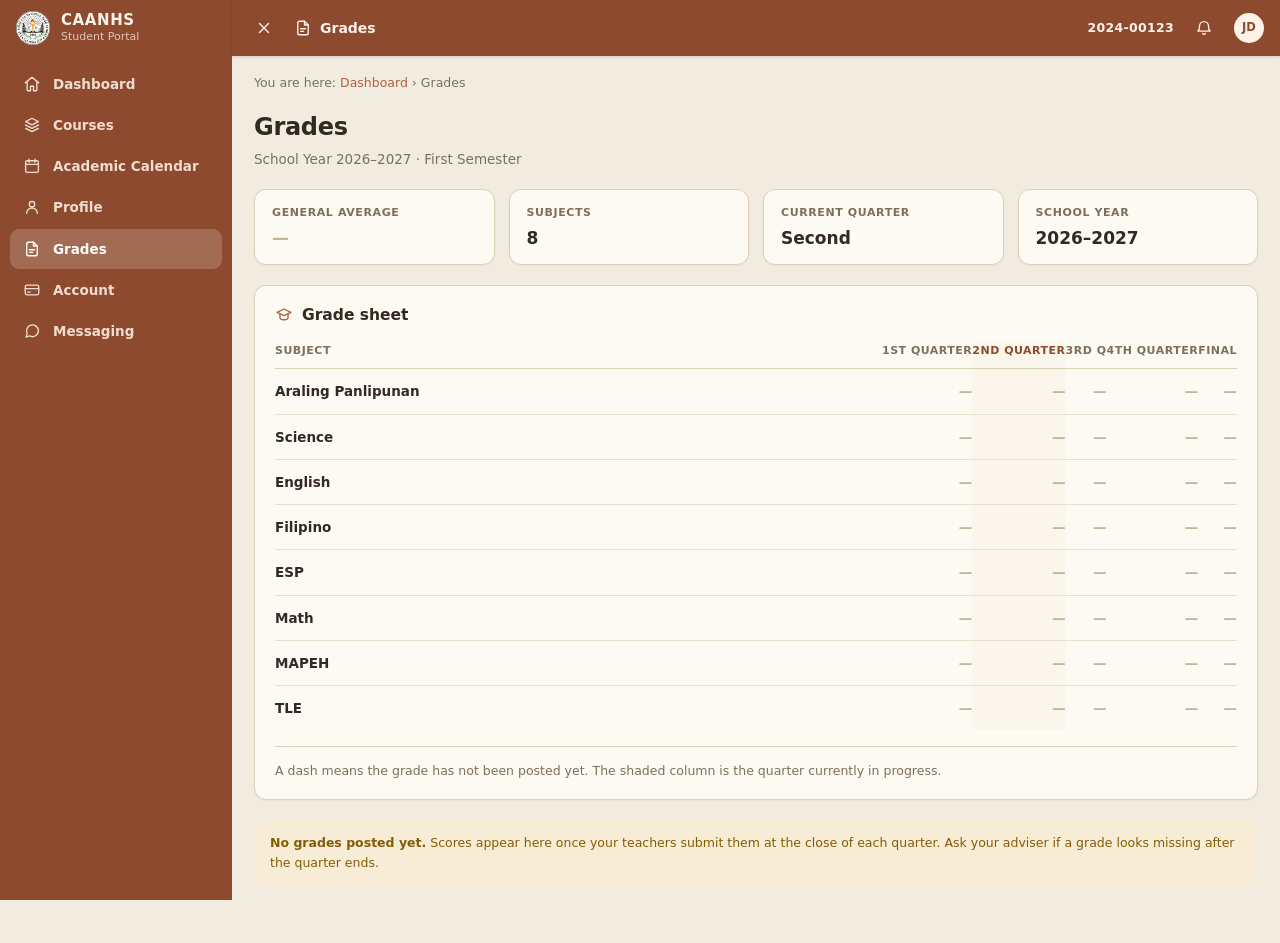
<file: Grades.html>
<!DOCTYPE html>
<html lang="en">
<head>
<meta charset="UTF-8">
<meta name="viewport" content="width=device-width, initial-scale=1">
<title>Grades — School Portal</title>

<!-- theme.css (tokens) → portal.css (sidebar + top bar) → this page -->
<link rel="stylesheet" href="css/theme.css">
<link rel="stylesheet" href="css/portal.css?v=3">
<link rel="stylesheet" href="css/grades.css">

<!-- defer: runs after the HTML is parsed, so the elements it grabs exist -->
<script defer src="js/portal.js?v=3"></script>
</head>
<body>

<!-- Icon sprite. Inline because <use href="#id"> only resolves ids in the same
     document, and an external .svg can't be fetched over file://. -->
<svg class="sprite" aria-hidden="true" focusable="false">
  <symbol id="i-home" viewBox="0 0 24 24">
    <path d="M3 10.5 12 3l9 7.5"/>
    <path d="M5.5 9.6V20a1 1 0 0 0 1 1H10v-6h4v6h3.5a1 1 0 0 0 1-1V9.6"/>
  </symbol>
  <symbol id="i-key" viewBox="0 0 24 24">
    <circle cx="8" cy="15.2" r="3.4"/>
    <path d="m10.5 12.7 8-8"/><path d="m16.1 7.1 2 2"/><path d="m18.6 4.6 2 2"/>
  </symbol>
  <symbol id="i-calendar" viewBox="0 0 24 24">
    <rect x="3.5" y="5" width="17" height="15.5" rx="2.2"/>
    <path d="M3.5 9.9h17"/><path d="M8 3v4M16 3v4"/>
  </symbol>
  <symbol id="i-cap" viewBox="0 0 24 24">
    <path d="M12 4 2.8 8.4 12 12.8l9.2-4.4z"/>
    <path d="M6.6 10.5v4.8c0 1.7 2.4 3 5.4 3s5.4-1.3 5.4-3v-4.8"/>
  </symbol>
  <symbol id="i-layers" viewBox="0 0 24 24">
    <path d="m12 3 8.5 4.4L12 11.8 3.5 7.4z"/>
    <path d="m3.5 12.1 8.5 4.4 8.5-4.4"/>
    <path d="m3.5 16.5 8.5 4.4 8.5-4.4"/>
  </symbol>
  <symbol id="i-user" viewBox="0 0 24 24">
    <circle cx="12" cy="8.2" r="3.6"/>
    <path d="M4.9 20.4a7.1 7.1 0 0 1 14.2 0"/>
  </symbol>
  <symbol id="i-file" viewBox="0 0 24 24">
    <path d="M14 3H7a2 2 0 0 0-2 2v14a2 2 0 0 0 2 2h10a2 2 0 0 0 2-2V8z"/>
    <path d="M14 3v5h5"/><path d="M8.8 13h6.4M8.8 16.4h4"/>
  </symbol>
  <symbol id="i-card" viewBox="0 0 24 24">
    <rect x="3" y="5.5" width="18" height="13" rx="2.4"/>
    <path d="M3 10.2h18"/><path d="M6.4 14.8h3.2"/>
  </symbol>
  <symbol id="i-chat" viewBox="0 0 24 24">
    <path d="M20.5 11.6a7.9 7.9 0 0 1-11.6 7L4 20.2l1.6-4.7a7.9 7.9 0 1 1 14.9-3.9z"/>
  </symbol>
  <symbol id="i-bell" viewBox="0 0 24 24">
    <path d="M18 9.5a6 6 0 1 0-12 0c0 5-2.2 6.6-2.2 6.6h16.4S18 14.5 18 9.5z"/>
    <path d="M13.8 19.4a2.1 2.1 0 0 1-3.6 0"/>
  </symbol>
  <symbol id="i-x" viewBox="0 0 24 24"><path d="m6 6 12 12M18 6 6 18"/></symbol>
  <symbol id="i-menu" viewBox="0 0 24 24"><path d="M4 7h16M4 12h16M4 17h16"/></symbol>
  <symbol id="i-clipboard" viewBox="0 0 24 24">
    <path d="M9 4.5H7a2 2 0 0 0-2 2V19a2 2 0 0 0 2 2h10a2 2 0 0 0 2-2V6.5a2 2 0 0 0-2-2h-2"/>
    <rect x="9" y="2.6" width="6" height="3.6" rx="1.2"/>
    <path d="M9 11.5h6M9 15.2h4"/>
  </symbol>
</svg>

<div class="shell">

  <aside class="sidebar" id="sidebar">
    <div class="sb-brand">
      <div class="sb-logo"><img src="pictures/SchoolLogo.jpg" alt="" width="34" height="34"></div>
      <div>
        <div class="sb-name">CAANHS</div>
        <div class="sb-sub">Student Portal</div>
      </div>
    </div>

    <nav class="sb-nav" aria-label="Main">
      <a href="Dashboard.html"><svg class="ic"><use href="#i-home"/></svg>Dashboard</a>
      <a href="Courses.html"><svg class="ic"><use href="#i-layers"/></svg>Courses</a>
      <a href="Calendar.html"><svg class="ic"><use href="#i-calendar"/></svg>Academic Calendar</a>
      <a href="#"><svg class="ic"><use href="#i-user"/></svg>Profile</a>
      <a href="Grades.html" aria-current="page"><svg class="ic"><use href="#i-file"/></svg>Grades</a>
      <a href="#"><svg class="ic"><use href="#i-card"/></svg>Account</a>
      <a href="#"><svg class="ic"><use href="#i-chat"/></svg>Messaging</a>
    </nav>
  </aside>

  <div class="main">

    <header class="topbar">
      <button class="icon-btn" id="navToggle" type="button"
              aria-controls="sidebar" aria-expanded="true" aria-label="Hide menu">
        <svg class="ic" id="navToggleIcon"><use href="#i-x"/></svg>
      </button>

      <div class="tb-title">
        <svg class="ic"><use href="#i-file"/></svg>
        Grades
      </div>

      <div class="spacer"></div>

      <div class="tb-user" id="tbUser">2024-00123</div>

      <button class="icon-btn bell" type="button" aria-label="Notifications">
        <svg class="ic"><use href="#i-bell"/></svg>
      </button>

      <div class="tb-avatar" aria-hidden="true">JD</div>
    </header>

    <main class="content">
      <p class="crumb">You are here: <a href="Dashboard.html">Dashboard</a> &rsaquo; Grades</p>

      <div class="page-head">
        <h1>Grades</h1>
        <p>School Year 2026&ndash;2027 &middot; First Semester</p>
      </div>

      <section class="summary" aria-label="Grade summary">
        <div class="summary-item">
          <div class="k">General average</div>
          <div class="v pending">&mdash;</div>
        </div>
        <div class="summary-item">
          <div class="k">Subjects</div>
          <div class="v">8</div>
        </div>
        <div class="summary-item">
          <div class="k">Current quarter</div>
          <div class="v">Second</div>
        </div>
        <div class="summary-item">
          <div class="k">School year</div>
          <div class="v">2026&ndash;2027</div>
        </div>
      </section>

      <section class="card">
        <div class="card-head">
          <svg class="ic"><use href="#i-cap"/></svg>
          <h2>Grade sheet</h2>
        </div>

        <div class="table-scroll">
          <table>
            <caption class="sr-only" style="position:absolute;left:-9999px">
              Grades per subject and quarter for School Year 2026&ndash;2027
            </caption>
            <thead>
              <tr>
                <th scope="col">Subject</th>
                <th scope="col" class="score">1st Quarter</th>
                <th scope="col" class="score cur">2nd Quarter</th>
                <th scope="col" class="score">3rd Q</th>
                <th scope="col" class="score">4th Quarter</th>
                <th scope="col" class="score">Final</th>
              </tr>
            </thead>
            <tbody>
              <tr>
                <td class="subj" scope="row">Araling Panlipunan</td>
                <td class="score"><span class="pending" title="Not yet posted">&mdash;</span></td>
                <td class="score cur"><span class="pending" title="Not yet posted">&mdash;</span></td>
                <td class="score"><span class="pending" title="Not yet posted">&mdash;</span></td>
                <td class="score"><span class="pending" title="Not yet posted">&mdash;</span></td>
                <td class="score"><span class="pending" title="Not yet posted">&mdash;</span></td>
              </tr>
              <tr>
                <td class="subj" scope="row">Science</td>
                <td class="score"><span class="pending" title="Not yet posted">&mdash;</span></td>
                <td class="score cur"><span class="pending" title="Not yet posted">&mdash;</span></td>
                <td class="score"><span class="pending" title="Not yet posted">&mdash;</span></td>
                <td class="score"><span class="pending" title="Not yet posted">&mdash;</span></td>
                <td class="score"><span class="pending" title="Not yet posted">&mdash;</span></td>
              </tr>
              <tr>
                <td class="subj" scope="row">English</td>
                <td class="score"><span class="pending" title="Not yet posted">&mdash;</span></td>
                <td class="score cur"><span class="pending" title="Not yet posted">&mdash;</span></td>
                <td class="score"><span class="pending" title="Not yet posted">&mdash;</span></td>
                <td class="score"><span class="pending" title="Not yet posted">&mdash;</span></td>
                <td class="score"><span class="pending" title="Not yet posted">&mdash;</span></td>
              </tr>
              <tr>
                <td class="subj" scope="row">Filipino</td>
                <td class="score"><span class="pending" title="Not yet posted">&mdash;</span></td>
                <td class="score cur"><span class="pending" title="Not yet posted">&mdash;</span></td>
                <td class="score"><span class="pending" title="Not yet posted">&mdash;</span></td>
                <td class="score"><span class="pending" title="Not yet posted">&mdash;</span></td>
                <td class="score"><span class="pending" title="Not yet posted">&mdash;</span></td>
              </tr>
              <tr>
                <td class="subj" scope="row">ESP</td>
                <td class="score"><span class="pending" title="Not yet posted">&mdash;</span></td>
                <td class="score cur"><span class="pending" title="Not yet posted">&mdash;</span></td>
                <td class="score"><span class="pending" title="Not yet posted">&mdash;</span></td>
                <td class="score"><span class="pending" title="Not yet posted">&mdash;</span></td>
                <td class="score"><span class="pending" title="Not yet posted">&mdash;</span></td>
              </tr>
              <tr>
                <td class="subj" scope="row">Math</td>
                <td class="score"><span class="pending" title="Not yet posted">&mdash;</span></td>
                <td class="score cur"><span class="pending" title="Not yet posted">&mdash;</span></td>
                <td class="score"><span class="pending" title="Not yet posted">&mdash;</span></td>
                <td class="score"><span class="pending" title="Not yet posted">&mdash;</span></td>
                <td class="score"><span class="pending" title="Not yet posted">&mdash;</span></td>
              </tr>
              <tr>
                <td class="subj" scope="row">MAPEH</td>
                <td class="score"><span class="pending" title="Not yet posted">&mdash;</span></td>
                <td class="score cur"><span class="pending" title="Not yet posted">&mdash;</span></td>
                <td class="score"><span class="pending" title="Not yet posted">&mdash;</span></td>
                <td class="score"><span class="pending" title="Not yet posted">&mdash;</span></td>
                <td class="score"><span class="pending" title="Not yet posted">&mdash;</span></td>
              </tr>
              <tr>
                <td class="subj" scope="row">TLE</td>
                <td class="score"><span class="pending" title="Not yet posted">&mdash;</span></td>
                <td class="score cur"><span class="pending" title="Not yet posted">&mdash;</span></td>
                <td class="score"><span class="pending" title="Not yet posted">&mdash;</span></td>
                <td class="score"><span class="pending" title="Not yet posted">&mdash;</span></td>
                <td class="score"><span class="pending" title="Not yet posted">&mdash;</span></td>
              </tr>
            </tbody>
          </table>
        </div>

        <p class="grades-foot">
          A dash means the grade has not been posted yet. The shaded column is the
          quarter currently in progress.
        </p>
      </section>

      <!-- =============================================================
           The subject list is real. Every score is a placeholder — no
           grades have been entered. Wire this to the school's records
           before it is shown to students.
           ============================================================= -->
      <p class="notice">
        <strong>No grades posted yet.</strong> Scores appear here once your teachers
        submit them at the close of each quarter. Ask your adviser if a grade looks
        missing after the quarter ends.
      </p>
    </main>

  </div>
</div>

<div class="backdrop" id="backdrop"></div>

</body>
</html>
</file>
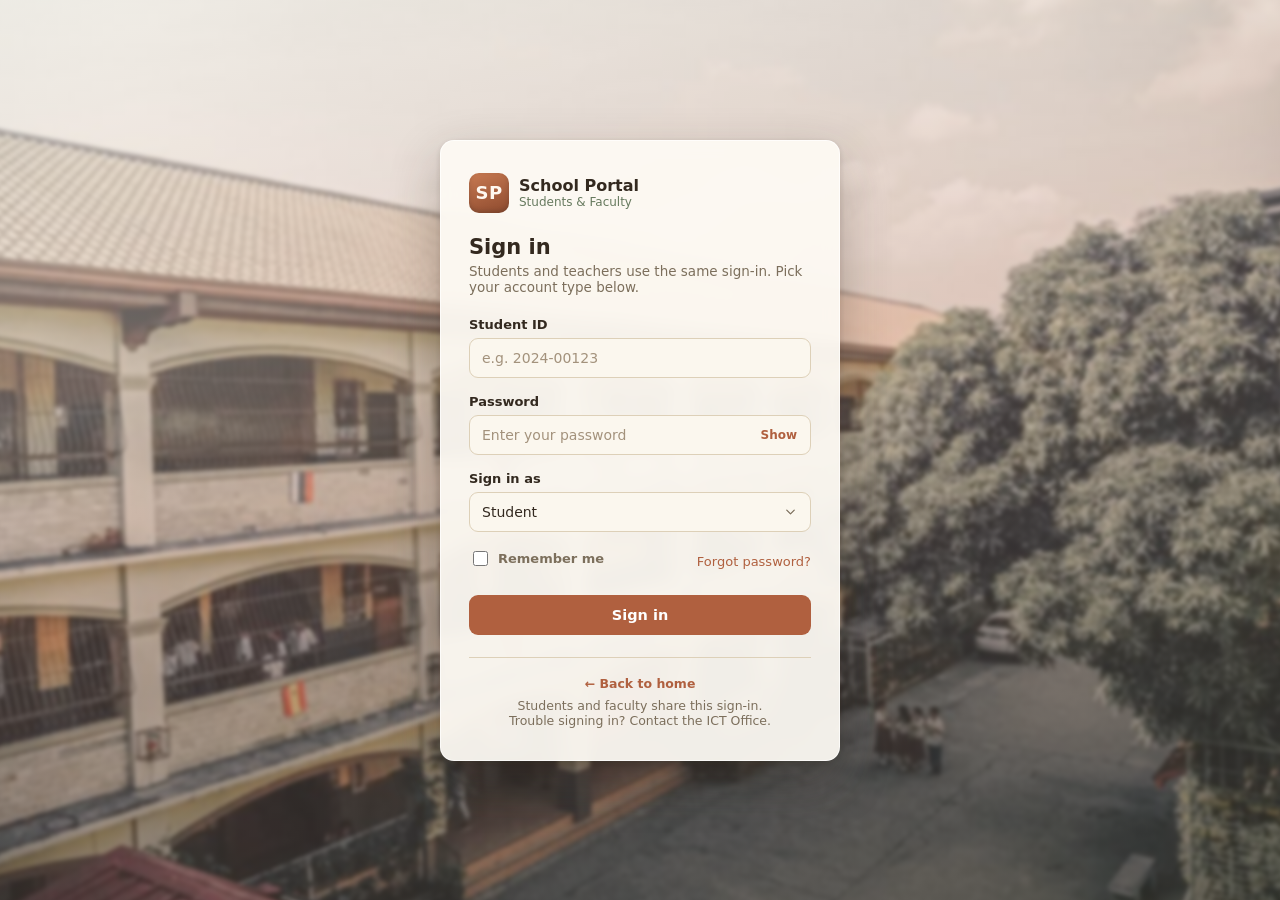
<file: Login.html>
<!DOCTYPE html>
<html lang="en">
<head>
<meta charset="UTF-8">
<meta name="viewport" content="width=device-width, initial-scale=1">
<title>Sign in — School Portal</title>

<!-- theme.css first (shared tokens), then this page's own styles -->
<link rel="stylesheet" href="css/theme.css">
<link rel="stylesheet" href="css/login.css?v=2">

<!-- defer: runs after the HTML is parsed, so the elements it grabs exist -->
<script defer src="js/login.js?v=3"></script>
</head>
<body>

<main class="card">
  <a class="brand" href="index.html">
    <div class="logo" aria-hidden="true">SP</div>
    <div>
      <div class="brand-name">School Portal</div>
      <div class="brand-sub">Students &amp; Faculty</div>
    </div>
  </a>

  <h1>Sign in</h1>
  <p class="lede">Students and teachers use the same sign-in. Pick your account type below.</p>

  <div class="alert" id="alert" role="alert"></div>

  <form id="loginForm" novalidate>
    <div class="field">
      <label for="username" id="userLabel">Student ID</label>
      <input id="username" name="username" type="text" autocomplete="username"
             placeholder="e.g. 2024-00123" aria-describedby="userError">
      <div class="error" id="userError"></div>
    </div>

    <div class="field">
      <label for="password">Password</label>
      <div class="pw-wrap">
        <input id="password" name="password" type="password" autocomplete="current-password"
               placeholder="Enter your password" aria-describedby="passError">
        <button type="button" class="toggle" id="toggle" aria-label="Show password">Show</button>
      </div>
      <div class="error" id="passError"></div>
    </div>

    <div class="field">
      <label for="role">Sign in as</label>
      <div class="select-wrap">
        <select id="role" name="role">
          <option value="student">Student</option>
          <option value="teacher">Teacher</option>
        </select>
        <svg class="select-arrow" viewBox="0 0 24 24" aria-hidden="true">
          <path d="m6 9 6 6 6-6"/>
        </svg>
      </div>
    </div>

    <div class="row">
      <label class="remember" for="remember">
        <input id="remember" name="remember" type="checkbox">
        Remember me
      </label>
      <a href="#">Forgot password?</a>
    </div>

    <button class="submit" type="submit">Sign in</button>
  </form>

  <div class="foot">
    <p class="foot-links">
      <a href="index.html">&larr; Back to home</a>
    </p>
    <p class="foot-note">Students and faculty share this sign-in.<br>
       Trouble signing in? Contact the ICT Office.</p>
  </div>
</main>

</body>
</html>
</file>
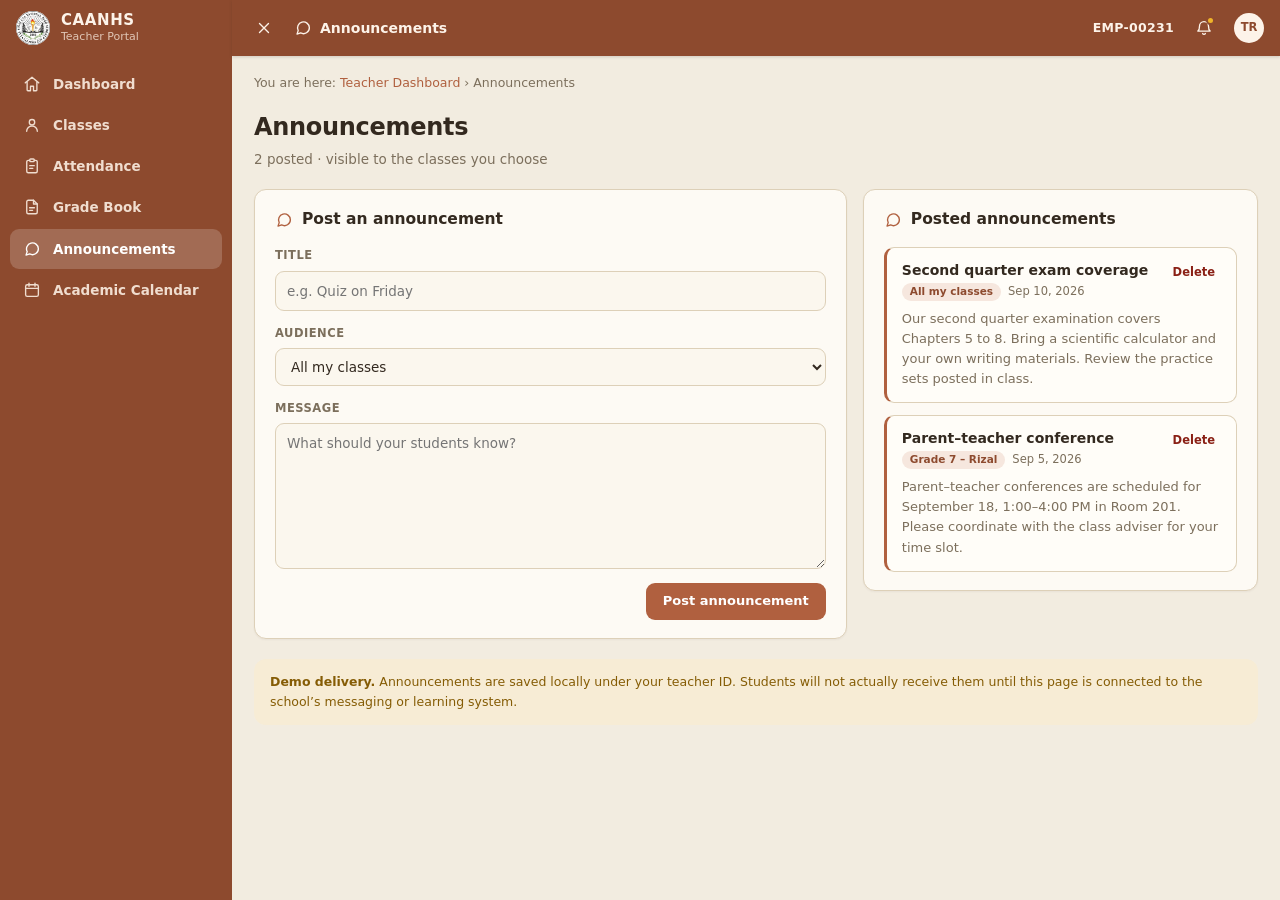
<file: TeacherAnnouncements.html>
<!DOCTYPE html>
<html lang="en">
<head>
<meta charset="UTF-8">
<meta name="viewport" content="width=device-width, initial-scale=1">
<title>Announcements — Teacher Portal</title>

<link rel="stylesheet" href="css/theme.css">
<link rel="stylesheet" href="css/portal.css?v=3">
<link rel="stylesheet" href="css/teacher.css?v=3">

<script defer src="js/portal.js?v=3"></script>
<script defer src="js/teacher.js"></script>
<script defer src="js/teacher-announcements.js"></script>
</head>
<body>

<svg class="sprite" aria-hidden="true" focusable="false">
  <symbol id="i-home" viewBox="0 0 24 24">
    <path d="M3 10.5 12 3l9 7.5"/>
    <path d="M5.5 9.6V20a1 1 0 0 0 1 1H10v-6h4v6h3.5a1 1 0 0 0 1-1V9.6"/>
  </symbol>
  <symbol id="i-user" viewBox="0 0 24 24">
    <circle cx="12" cy="8.2" r="3.6"/>
    <path d="M4.9 20.4a7.1 7.1 0 0 1 14.2 0"/>
  </symbol>
  <symbol id="i-clipboard" viewBox="0 0 24 24">
    <path d="M9 4.5H7a2 2 0 0 0-2 2V19a2 2 0 0 0 2 2h10a2 2 0 0 0 2-2V6.5a2 2 0 0 0-2-2h-2"/>
    <rect x="9" y="2.6" width="6" height="3.6" rx="1.2"/>
    <path d="M9 11.5h6M9 15.2h4"/>
  </symbol>
  <symbol id="i-file" viewBox="0 0 24 24">
    <path d="M14 3H7a2 2 0 0 0-2 2v14a2 2 0 0 0 2 2h10a2 2 0 0 0 2-2V8z"/>
    <path d="M14 3v5h5"/><path d="M8.8 13h6.4M8.8 16.4h4"/>
  </symbol>
  <symbol id="i-chat" viewBox="0 0 24 24">
    <path d="M20.5 11.6a7.9 7.9 0 0 1-11.6 7L4 20.2l1.6-4.7a7.9 7.9 0 1 1 14.9-3.9z"/>
  </symbol>
  <symbol id="i-calendar" viewBox="0 0 24 24">
    <rect x="3.5" y="5" width="17" height="15.5" rx="2.2"/>
    <path d="M3.5 9.9h17"/><path d="M8 3v4M16 3v4"/>
  </symbol>
  <symbol id="i-bell" viewBox="0 0 24 24">
    <path d="M18 9.5a6 6 0 1 0-12 0c0 5-2.2 6.6-2.2 6.6h16.4S18 14.5 18 9.5z"/>
    <path d="M13.8 19.4a2.1 2.1 0 0 1-3.6 0"/>
  </symbol>
  <symbol id="i-x" viewBox="0 0 24 24"><path d="m6 6 12 12M18 6 6 18"/></symbol>
  <symbol id="i-menu" viewBox="0 0 24 24"><path d="M4 7h16M4 12h16M4 17h16"/></symbol>
</svg>

<div class="shell">

  <aside class="sidebar" id="sidebar">
    <div class="sb-brand">
      <div class="sb-logo"><img src="pictures/SchoolLogo.jpg" alt="" width="34" height="34"></div>
      <div>
        <div class="sb-name">CAANHS</div>
        <div class="sb-sub">Teacher Portal</div>
      </div>
    </div>

    <nav class="sb-nav" aria-label="Main" data-teacher="true">
      <a href="TeacherDashboard.html"><svg class="ic"><use href="#i-home"/></svg>Dashboard</a>
      <a href="TeacherClasses.html"><svg class="ic"><use href="#i-user"/></svg>Classes</a>
      <a href="TeacherAttendance.html"><svg class="ic"><use href="#i-clipboard"/></svg>Attendance</a>
      <a href="TeacherGrades.html"><svg class="ic"><use href="#i-file"/></svg>Grade Book</a>
      <a href="TeacherAnnouncements.html" aria-current="page"><svg class="ic"><use href="#i-chat"/></svg>Announcements</a>
      <a href="Calendar.html"><svg class="ic"><use href="#i-calendar"/></svg>Academic Calendar</a>
    </nav>
  </aside>

  <div class="main">

    <header class="topbar">
      <button class="icon-btn" id="navToggle" type="button"
              aria-controls="sidebar" aria-expanded="true" aria-label="Hide menu">
        <svg class="ic" id="navToggleIcon"><use href="#i-x"/></svg>
      </button>

      <div class="tb-title">
        <svg class="ic"><use href="#i-chat"/></svg>
        Announcements
      </div>

      <div class="spacer"></div>

      <div class="tb-user" id="tbUser">EMP-00231</div>

      <button class="icon-btn bell" type="button" aria-label="Notifications, 1 unread">
        <svg class="ic"><use href="#i-bell"/></svg>
        <span class="dot" aria-hidden="true"></span>
      </button>

      <div class="tb-avatar" aria-hidden="true">TR</div>
    </header>

    <main class="content">
      <p class="crumb">You are here: <a href="TeacherDashboard.html">Teacher Dashboard</a> &rsaquo; Announcements</p>

      <div class="page-head">
        <h1>Announcements</h1>
        <p><span id="annCount">2 posted</span> &middot; visible to the classes you choose</p>
      </div>

      <div class="dash-grid">
        <section class="card">
          <div class="card-head">
            <svg class="ic"><use href="#i-chat"/></svg>
            <h2>Post an announcement</h2>
          </div>

          <form id="annForm" class="ann-form" novalidate>
            <div class="form-field">
              <label for="annTitle">Title</label>
              <input id="annTitle" class="control" type="text" autocomplete="off"
                     placeholder="e.g. Quiz on Friday">
            </div>

            <div class="form-field">
              <label for="annAudience">Audience</label>
              <select id="annAudience" class="control"></select>
            </div>

            <div class="form-field">
              <label for="annBody">Message</label>
              <textarea id="annBody" class="control" rows="6"
                        placeholder="What should your students know?"></textarea>
            </div>

            <div class="form-actions">
              <span class="status" id="annStatus" role="status"></span>
              <button class="btn btn-primary" type="submit">Post announcement</button>
            </div>
          </form>
        </section>

        <section class="card">
          <div class="card-head">
            <svg class="ic"><use href="#i-chat"/></svg>
            <h2>Posted announcements</h2>
          </div>
          <div class="ann-list" id="annList"></div>
        </section>
      </div>

      <!-- =============================================================
           DEMO DELIVERY — posts are saved in this browser only. Nothing is
           emailed or pushed to students until a real backend is connected.
           ============================================================= -->
      <p class="notice">
        <strong>Demo delivery.</strong> Announcements are saved locally under your
        teacher ID. Students will not actually receive them until this page is
        connected to the school&rsquo;s messaging or learning system.
      </p>
    </main>

  </div>
</div>

<div class="backdrop" id="backdrop"></div>

</body>
</html>
</file>
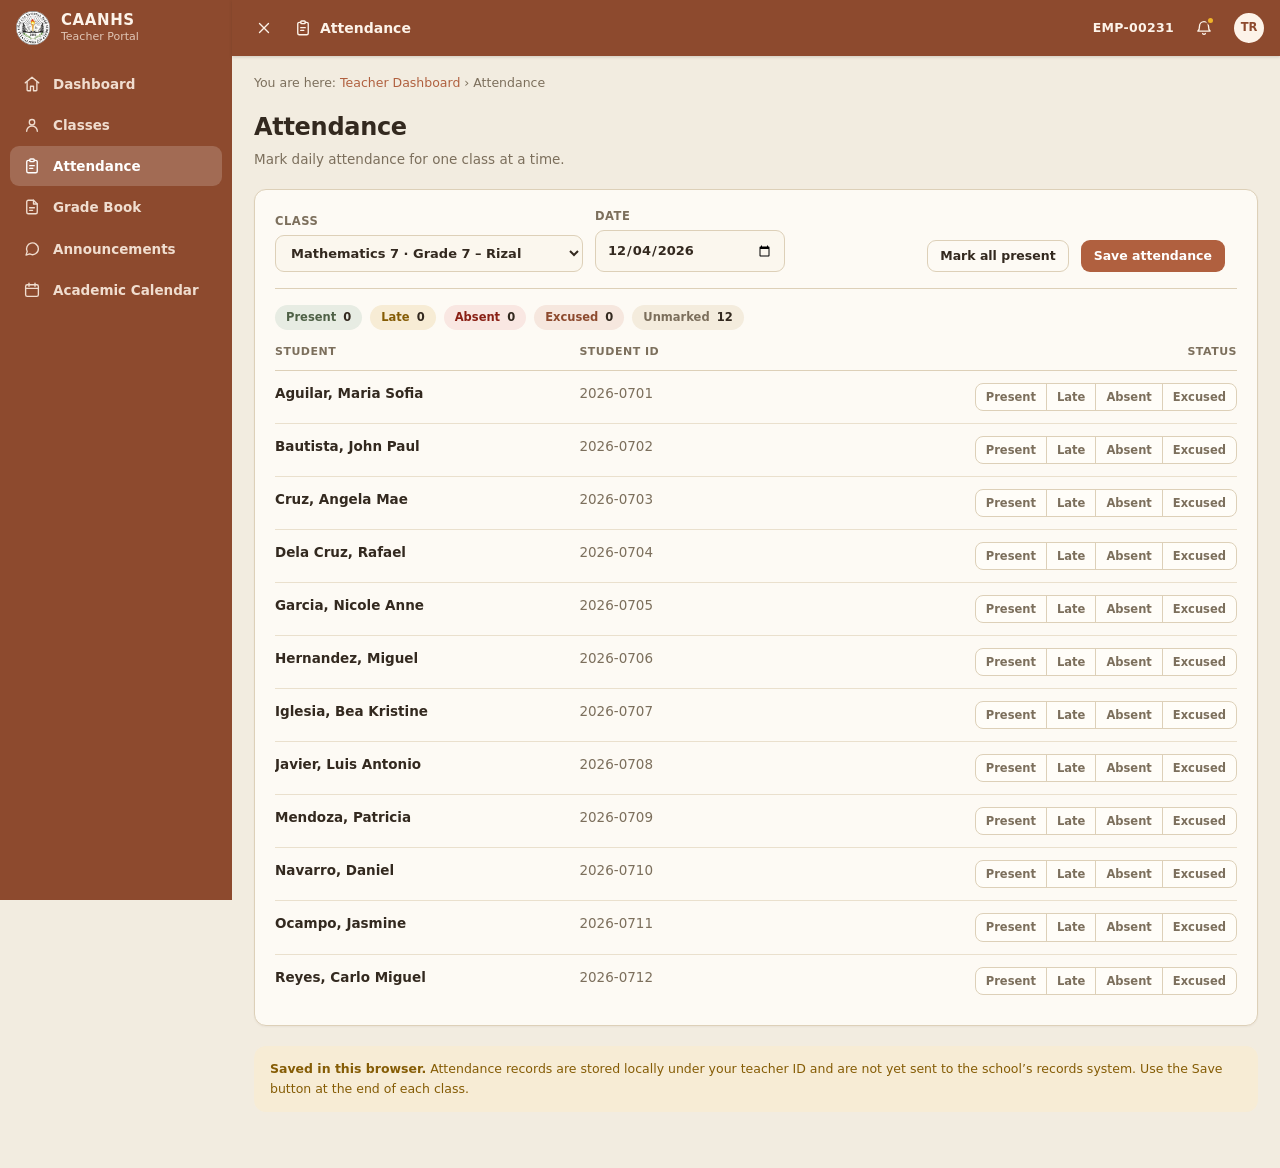
<file: TeacherAttendance.html>
<!DOCTYPE html>
<html lang="en">
<head>
<meta charset="UTF-8">
<meta name="viewport" content="width=device-width, initial-scale=1">
<title>Attendance — Teacher Portal</title>

<link rel="stylesheet" href="css/theme.css">
<link rel="stylesheet" href="css/portal.css?v=3">
<link rel="stylesheet" href="css/teacher.css?v=3">

<script defer src="js/portal.js?v=3"></script>
<script defer src="js/teacher.js"></script>
<script defer src="js/teacher-attendance.js"></script>
</head>
<body>

<svg class="sprite" aria-hidden="true" focusable="false">
  <symbol id="i-home" viewBox="0 0 24 24">
    <path d="M3 10.5 12 3l9 7.5"/>
    <path d="M5.5 9.6V20a1 1 0 0 0 1 1H10v-6h4v6h3.5a1 1 0 0 0 1-1V9.6"/>
  </symbol>
  <symbol id="i-user" viewBox="0 0 24 24">
    <circle cx="12" cy="8.2" r="3.6"/>
    <path d="M4.9 20.4a7.1 7.1 0 0 1 14.2 0"/>
  </symbol>
  <symbol id="i-clipboard" viewBox="0 0 24 24">
    <path d="M9 4.5H7a2 2 0 0 0-2 2V19a2 2 0 0 0 2 2h10a2 2 0 0 0 2-2V6.5a2 2 0 0 0-2-2h-2"/>
    <rect x="9" y="2.6" width="6" height="3.6" rx="1.2"/>
    <path d="M9 11.5h6M9 15.2h4"/>
  </symbol>
  <symbol id="i-file" viewBox="0 0 24 24">
    <path d="M14 3H7a2 2 0 0 0-2 2v14a2 2 0 0 0 2 2h10a2 2 0 0 0 2-2V8z"/>
    <path d="M14 3v5h5"/><path d="M8.8 13h6.4M8.8 16.4h4"/>
  </symbol>
  <symbol id="i-chat" viewBox="0 0 24 24">
    <path d="M20.5 11.6a7.9 7.9 0 0 1-11.6 7L4 20.2l1.6-4.7a7.9 7.9 0 1 1 14.9-3.9z"/>
  </symbol>
  <symbol id="i-calendar" viewBox="0 0 24 24">
    <rect x="3.5" y="5" width="17" height="15.5" rx="2.2"/>
    <path d="M3.5 9.9h17"/><path d="M8 3v4M16 3v4"/>
  </symbol>
  <symbol id="i-bell" viewBox="0 0 24 24">
    <path d="M18 9.5a6 6 0 1 0-12 0c0 5-2.2 6.6-2.2 6.6h16.4S18 14.5 18 9.5z"/>
    <path d="M13.8 19.4a2.1 2.1 0 0 1-3.6 0"/>
  </symbol>
  <symbol id="i-x" viewBox="0 0 24 24"><path d="m6 6 12 12M18 6 6 18"/></symbol>
  <symbol id="i-menu" viewBox="0 0 24 24"><path d="M4 7h16M4 12h16M4 17h16"/></symbol>
</svg>

<div class="shell">

  <aside class="sidebar" id="sidebar">
    <div class="sb-brand">
      <div class="sb-logo"><img src="pictures/SchoolLogo.jpg" alt="" width="34" height="34"></div>
      <div>
        <div class="sb-name">CAANHS</div>
        <div class="sb-sub">Teacher Portal</div>
      </div>
    </div>

    <nav class="sb-nav" aria-label="Main" data-teacher="true">
      <a href="TeacherDashboard.html"><svg class="ic"><use href="#i-home"/></svg>Dashboard</a>
      <a href="TeacherClasses.html"><svg class="ic"><use href="#i-user"/></svg>Classes</a>
      <a href="TeacherAttendance.html" aria-current="page"><svg class="ic"><use href="#i-clipboard"/></svg>Attendance</a>
      <a href="TeacherGrades.html"><svg class="ic"><use href="#i-file"/></svg>Grade Book</a>
      <a href="TeacherAnnouncements.html"><svg class="ic"><use href="#i-chat"/></svg>Announcements</a>
      <a href="Calendar.html"><svg class="ic"><use href="#i-calendar"/></svg>Academic Calendar</a>
    </nav>
  </aside>

  <div class="main">

    <header class="topbar">
      <button class="icon-btn" id="navToggle" type="button"
              aria-controls="sidebar" aria-expanded="true" aria-label="Hide menu">
        <svg class="ic" id="navToggleIcon"><use href="#i-x"/></svg>
      </button>

      <div class="tb-title">
        <svg class="ic"><use href="#i-clipboard"/></svg>
        Attendance
      </div>

      <div class="spacer"></div>

      <div class="tb-user" id="tbUser">EMP-00231</div>

      <button class="icon-btn bell" type="button" aria-label="Notifications, 1 unread">
        <svg class="ic"><use href="#i-bell"/></svg>
        <span class="dot" aria-hidden="true"></span>
      </button>

      <div class="tb-avatar" aria-hidden="true">TR</div>
    </header>

    <main class="content">
      <p class="crumb">You are here: <a href="TeacherDashboard.html">Teacher Dashboard</a> &rsaquo; Attendance</p>

      <div class="page-head">
        <h1>Attendance</h1>
        <p>Mark daily attendance for one class at a time.</p>
      </div>

      <section class="card">
        <div class="toolbar">
          <div class="field-inline">
            <label for="classSelect">Class</label>
            <select id="classSelect" class="control"></select>
          </div>

          <div class="field-inline">
            <label for="dateInput">Date</label>
            <input id="dateInput" class="control" type="date">
          </div>

          <div class="toolbar-spacer"></div>

          <button class="btn btn-ghost btn-sm" id="markAll" type="button">Mark all present</button>
          <button class="btn btn-primary btn-sm" id="saveAttendance" type="button">Save attendance</button>
          <span class="status" id="attStatus" role="status"></span>
        </div>

        <div class="att-summary" id="attSummary" aria-label="Attendance summary"></div>

        <div class="table-scroll">
          <table>
            <caption class="sr-only" style="position:absolute;left:-9999px">
              Daily attendance for the selected class and date
            </caption>
            <thead>
              <tr>
                <th scope="col">Student</th>
                <th scope="col">Student ID</th>
                <th scope="col" class="att-actions">Status</th>
              </tr>
            </thead>
            <tbody id="attBody"></tbody>
          </table>
        </div>
      </section>

      <p class="notice">
        <strong>Saved in this browser.</strong> Attendance records are stored locally
        under your teacher ID and are not yet sent to the school&rsquo;s records system.
        Use the Save button at the end of each class.
      </p>
    </main>

  </div>
</div>

<div class="backdrop" id="backdrop"></div>

</body>
</html>
</file>
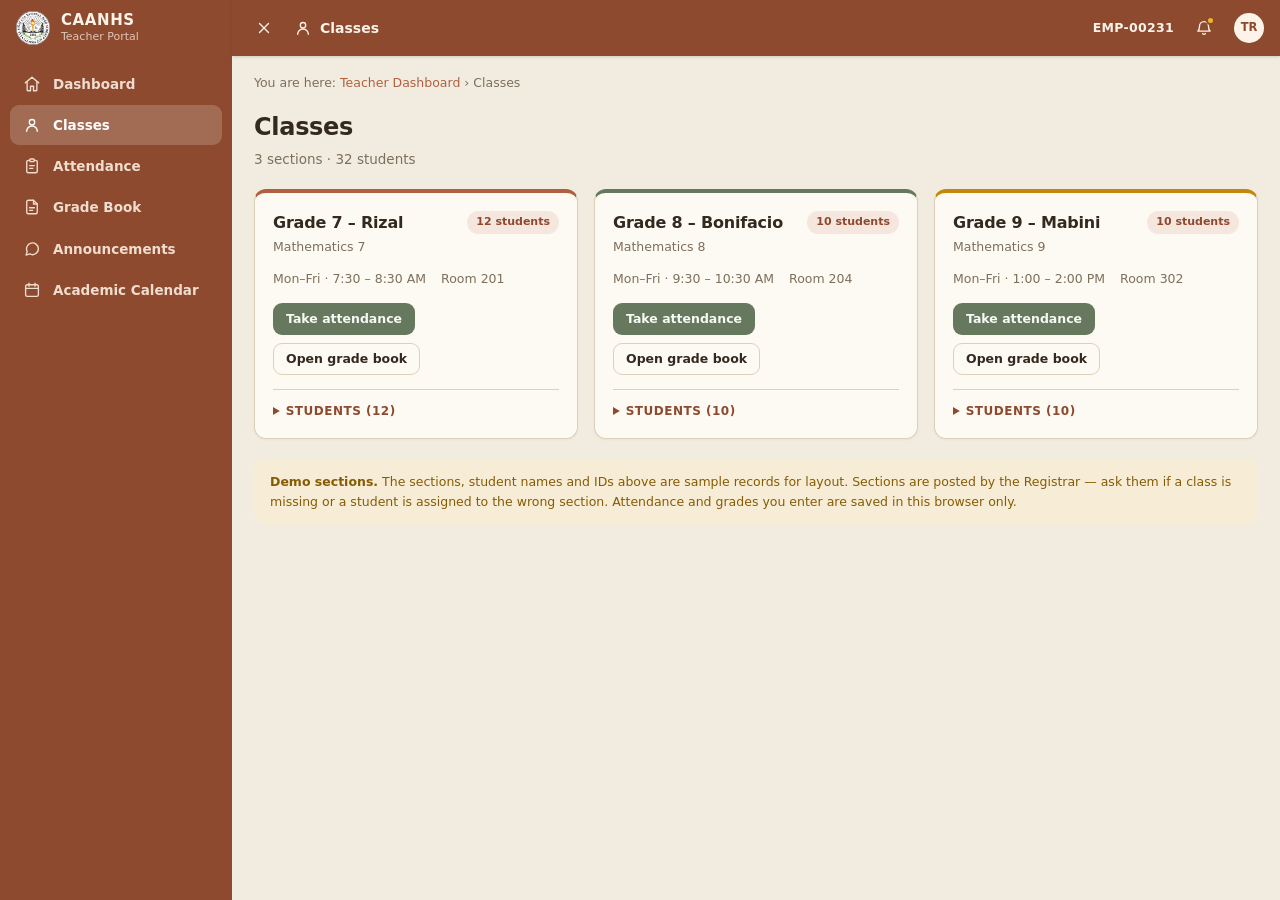
<file: TeacherClasses.html>
<!DOCTYPE html>
<html lang="en">
<head>
<meta charset="UTF-8">
<meta name="viewport" content="width=device-width, initial-scale=1">
<title>Classes — Teacher Portal</title>

<link rel="stylesheet" href="css/theme.css">
<link rel="stylesheet" href="css/portal.css?v=3">
<link rel="stylesheet" href="css/teacher.css?v=3">

<script defer src="js/portal.js?v=3"></script>
<script defer src="js/teacher.js"></script>
<script defer src="js/teacher-classes.js?v=3"></script>
</head>
<body>

<svg class="sprite" aria-hidden="true" focusable="false">
  <symbol id="i-home" viewBox="0 0 24 24">
    <path d="M3 10.5 12 3l9 7.5"/>
    <path d="M5.5 9.6V20a1 1 0 0 0 1 1H10v-6h4v6h3.5a1 1 0 0 0 1-1V9.6"/>
  </symbol>
  <symbol id="i-user" viewBox="0 0 24 24">
    <circle cx="12" cy="8.2" r="3.6"/>
    <path d="M4.9 20.4a7.1 7.1 0 0 1 14.2 0"/>
  </symbol>
  <symbol id="i-clipboard" viewBox="0 0 24 24">
    <path d="M9 4.5H7a2 2 0 0 0-2 2V19a2 2 0 0 0 2 2h10a2 2 0 0 0 2-2V6.5a2 2 0 0 0-2-2h-2"/>
    <rect x="9" y="2.6" width="6" height="3.6" rx="1.2"/>
    <path d="M9 11.5h6M9 15.2h4"/>
  </symbol>
  <symbol id="i-file" viewBox="0 0 24 24">
    <path d="M14 3H7a2 2 0 0 0-2 2v14a2 2 0 0 0 2 2h10a2 2 0 0 0 2-2V8z"/>
    <path d="M14 3v5h5"/><path d="M8.8 13h6.4M8.8 16.4h4"/>
  </symbol>
  <symbol id="i-chat" viewBox="0 0 24 24">
    <path d="M20.5 11.6a7.9 7.9 0 0 1-11.6 7L4 20.2l1.6-4.7a7.9 7.9 0 1 1 14.9-3.9z"/>
  </symbol>
  <symbol id="i-calendar" viewBox="0 0 24 24">
    <rect x="3.5" y="5" width="17" height="15.5" rx="2.2"/>
    <path d="M3.5 9.9h17"/><path d="M8 3v4M16 3v4"/>
  </symbol>
  <symbol id="i-bell" viewBox="0 0 24 24">
    <path d="M18 9.5a6 6 0 1 0-12 0c0 5-2.2 6.6-2.2 6.6h16.4S18 14.5 18 9.5z"/>
    <path d="M13.8 19.4a2.1 2.1 0 0 1-3.6 0"/>
  </symbol>
  <symbol id="i-x" viewBox="0 0 24 24"><path d="m6 6 12 12M18 6 6 18"/></symbol>
  <symbol id="i-menu" viewBox="0 0 24 24"><path d="M4 7h16M4 12h16M4 17h16"/></symbol>
</svg>

<div class="shell">

  <aside class="sidebar" id="sidebar">
    <div class="sb-brand">
      <div class="sb-logo"><img src="pictures/SchoolLogo.jpg" alt="" width="34" height="34"></div>
      <div>
        <div class="sb-name">CAANHS</div>
        <div class="sb-sub">Teacher Portal</div>
      </div>
    </div>

    <nav class="sb-nav" aria-label="Main" data-teacher="true">
      <a href="TeacherDashboard.html"><svg class="ic"><use href="#i-home"/></svg>Dashboard</a>
      <a href="TeacherClasses.html" aria-current="page"><svg class="ic"><use href="#i-user"/></svg>Classes</a>
      <a href="TeacherAttendance.html"><svg class="ic"><use href="#i-clipboard"/></svg>Attendance</a>
      <a href="TeacherGrades.html"><svg class="ic"><use href="#i-file"/></svg>Grade Book</a>
      <a href="TeacherAnnouncements.html"><svg class="ic"><use href="#i-chat"/></svg>Announcements</a>
      <a href="Calendar.html"><svg class="ic"><use href="#i-calendar"/></svg>Academic Calendar</a>
    </nav>
  </aside>

  <div class="main">

    <header class="topbar">
      <button class="icon-btn" id="navToggle" type="button"
              aria-controls="sidebar" aria-expanded="true" aria-label="Hide menu">
        <svg class="ic" id="navToggleIcon"><use href="#i-x"/></svg>
      </button>

      <div class="tb-title">
        <svg class="ic"><use href="#i-user"/></svg>
        Classes
      </div>

      <div class="spacer"></div>

      <div class="tb-user" id="tbUser">EMP-00231</div>

      <button class="icon-btn bell" type="button" aria-label="Notifications, 1 unread">
        <svg class="ic"><use href="#i-bell"/></svg>
        <span class="dot" aria-hidden="true"></span>
      </button>

      <div class="tb-avatar" aria-hidden="true">TR</div>
    </header>

    <main class="content">
      <p class="crumb">You are here: <a href="TeacherDashboard.html">Teacher Dashboard</a> &rsaquo; Classes</p>

      <div class="page-head">
        <h1>Classes</h1>
        <p id="classCount">3 sections · 32 students</p>
      </div>

      <section class="class-grid" id="classGrid" aria-label="Sections you manage"></section>

      <!-- =============================================================
           SAMPLE SECTIONS — names and student IDs are placeholders.
           The Registrar posts sections and class lists; replace these
           with the official records before this page is used.
           ============================================================= -->
      <p class="notice">
        <strong>Demo sections.</strong> The sections, student names and IDs above are
        sample records for layout. Sections are posted by the Registrar &mdash; ask them
        if a class is missing or a student is assigned to the wrong section. Attendance
        and grades you enter are saved in this browser only.
      </p>
    </main>

  </div>
</div>

<div class="backdrop" id="backdrop"></div>

</body>
</html>
</file>
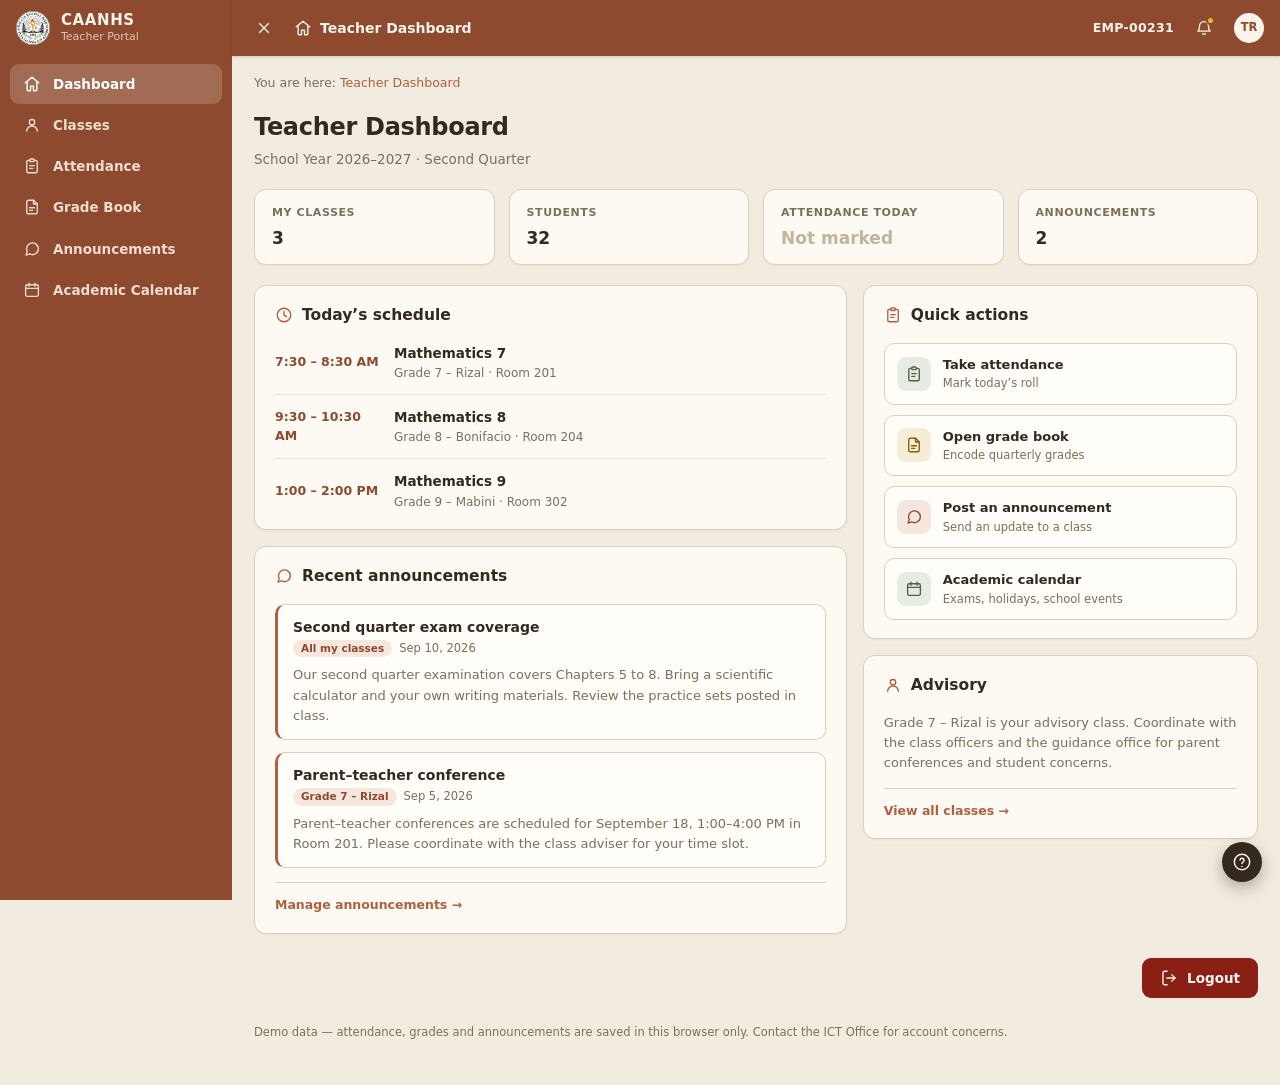
<file: TeacherDashboard.html>
<!DOCTYPE html>
<html lang="en">
<head>
<meta charset="UTF-8">
<meta name="viewport" content="width=device-width, initial-scale=1">
<title>Teacher Dashboard — School Portal</title>

<!-- theme.css (tokens) → portal.css (sidebar + top bar) → teacher.css -->
<link rel="stylesheet" href="css/theme.css">
<link rel="stylesheet" href="css/portal.css?v=3">
<link rel="stylesheet" href="css/teacher.css?v=3">

<!-- defer keeps the scripts in order: shell → shared data → page -->
<script defer src="js/portal.js?v=3"></script>
<script defer src="js/teacher.js"></script>
</head>
<body>

<!-- Icon sprite. Inline because <use href="#id"> only resolves ids in the
     same document, and an external .svg can't be fetched over file://. -->
<svg class="sprite" aria-hidden="true" focusable="false">
  <symbol id="i-home" viewBox="0 0 24 24">
    <path d="M3 10.5 12 3l9 7.5"/>
    <path d="M5.5 9.6V20a1 1 0 0 0 1 1H10v-6h4v6h3.5a1 1 0 0 0 1-1V9.6"/>
  </symbol>
  <symbol id="i-user" viewBox="0 0 24 24">
    <circle cx="12" cy="8.2" r="3.6"/>
    <path d="M4.9 20.4a7.1 7.1 0 0 1 14.2 0"/>
  </symbol>
  <symbol id="i-clipboard" viewBox="0 0 24 24">
    <path d="M9 4.5H7a2 2 0 0 0-2 2V19a2 2 0 0 0 2 2h10a2 2 0 0 0 2-2V6.5a2 2 0 0 0-2-2h-2"/>
    <rect x="9" y="2.6" width="6" height="3.6" rx="1.2"/>
    <path d="M9 11.5h6M9 15.2h4"/>
  </symbol>
  <symbol id="i-file" viewBox="0 0 24 24">
    <path d="M14 3H7a2 2 0 0 0-2 2v14a2 2 0 0 0 2 2h10a2 2 0 0 0 2-2V8z"/>
    <path d="M14 3v5h5"/><path d="M8.8 13h6.4M8.8 16.4h4"/>
  </symbol>
  <symbol id="i-chat" viewBox="0 0 24 24">
    <path d="M20.5 11.6a7.9 7.9 0 0 1-11.6 7L4 20.2l1.6-4.7a7.9 7.9 0 1 1 14.9-3.9z"/>
  </symbol>
  <symbol id="i-calendar" viewBox="0 0 24 24">
    <rect x="3.5" y="5" width="17" height="15.5" rx="2.2"/>
    <path d="M3.5 9.9h17"/><path d="M8 3v4M16 3v4"/>
  </symbol>
  <symbol id="i-clock" viewBox="0 0 24 24">
    <circle cx="12" cy="12" r="9"/>
    <path d="M12 7v5.2l3.4 2"/>
  </symbol>
  <symbol id="i-bell" viewBox="0 0 24 24">
    <path d="M18 9.5a6 6 0 1 0-12 0c0 5-2.2 6.6-2.2 6.6h16.4S18 14.5 18 9.5z"/>
    <path d="M13.8 19.4a2.1 2.1 0 0 1-3.6 0"/>
  </symbol>
  <symbol id="i-x" viewBox="0 0 24 24"><path d="m6 6 12 12M18 6 6 18"/></symbol>
  <symbol id="i-menu" viewBox="0 0 24 24"><path d="M4 7h16M4 12h16M4 17h16"/></symbol>
  <symbol id="i-logout" viewBox="0 0 24 24">
    <path d="M9.5 21H6a2 2 0 0 1-2-2V5a2 2 0 0 1 2-2h3.5"/>
    <path d="m15.5 16.5 4.5-4.5-4.5-4.5"/><path d="M20 12H9"/>
  </symbol>
  <symbol id="i-help" viewBox="0 0 24 24">
    <circle cx="12" cy="12" r="9.2"/>
    <path d="M9.6 9.4a2.5 2.5 0 0 1 4.9.6c0 1.7-2.5 2.2-2.5 3.9"/>
    <path d="M12 17.5h.01"/>
  </symbol>
</svg>

<div class="shell">

  <aside class="sidebar" id="sidebar">
    <div class="sb-brand">
      <div class="sb-logo">
        <img src="pictures/SchoolLogo.jpg" alt="" width="34" height="34">
      </div>
      <div>
        <div class="sb-name">CAANHS</div>
        <div class="sb-sub">Teacher Portal</div>
      </div>
    </div>

    <nav class="sb-nav" aria-label="Main" data-teacher="true">
      <a href="TeacherDashboard.html" aria-current="page"><svg class="ic"><use href="#i-home"/></svg>Dashboard</a>
      <a href="TeacherClasses.html"><svg class="ic"><use href="#i-user"/></svg>Classes</a>
      <a href="TeacherAttendance.html"><svg class="ic"><use href="#i-clipboard"/></svg>Attendance</a>
      <a href="TeacherGrades.html"><svg class="ic"><use href="#i-file"/></svg>Grade Book</a>
      <a href="TeacherAnnouncements.html"><svg class="ic"><use href="#i-chat"/></svg>Announcements</a>
      <a href="Calendar.html"><svg class="ic"><use href="#i-calendar"/></svg>Academic Calendar</a>
    </nav>
  </aside>

  <div class="main">

    <header class="topbar">
      <button class="icon-btn" id="navToggle" type="button"
              aria-controls="sidebar" aria-expanded="true" aria-label="Hide menu">
        <svg class="ic" id="navToggleIcon"><use href="#i-x"/></svg>
      </button>

      <div class="tb-title">
        <svg class="ic"><use href="#i-home"/></svg>
        Teacher Dashboard
      </div>

      <div class="spacer"></div>

      <div class="tb-user" id="tbUser">EMP-00231</div>

      <button class="icon-btn bell" type="button" aria-label="Notifications, 1 unread">
        <svg class="ic"><use href="#i-bell"/></svg>
        <span class="dot" aria-hidden="true"></span>
      </button>

      <div class="tb-avatar" aria-hidden="true">TR</div>
    </header>

    <main class="content">
      <p class="crumb">You are here: <a href="TeacherDashboard.html">Teacher Dashboard</a></p>

      <div class="page-head">
        <h1>Teacher Dashboard</h1>
        <p>School Year 2026&ndash;2027 &middot; Second Quarter</p>
      </div>

      <section class="summary" aria-label="At a glance">
        <div class="summary-item">
          <div class="k">My classes</div>
          <div class="v" id="statClasses">3</div>
        </div>
        <div class="summary-item">
          <div class="k">Students</div>
          <div class="v" id="statStudents">32</div>
        </div>
        <div class="summary-item">
          <div class="k">Attendance today</div>
          <div class="v pending" id="statAttendance">Not marked</div>
        </div>
        <div class="summary-item">
          <div class="k">Announcements</div>
          <div class="v" id="statAnnouncements">2</div>
        </div>
      </section>

      <div class="dash-grid">
        <div class="stack">

          <section class="card">
            <div class="card-head">
              <svg class="ic"><use href="#i-clock"/></svg>
              <h2>Today&rsquo;s schedule</h2>
            </div>
            <div class="schedule" id="scheduleList"></div>
          </section>

          <section class="card">
            <div class="card-head">
              <svg class="ic"><use href="#i-chat"/></svg>
              <h2>Recent announcements</h2>
            </div>
            <div class="ann-list" id="recentAnnouncements"></div>
            <p class="card-foot"><a href="TeacherAnnouncements.html">Manage announcements &rarr;</a></p>
          </section>

        </div>

        <aside class="stack" aria-label="Shortcuts">

          <section class="card">
            <div class="card-head">
              <svg class="ic"><use href="#i-clipboard"/></svg>
              <h2>Quick actions</h2>
            </div>

            <div class="quick-grid">
              <a class="quick" href="TeacherAttendance.html">
                <span class="quick-ico ico-sage" aria-hidden="true"><svg class="ic"><use href="#i-clipboard"/></svg></span>
                <span><span class="t">Take attendance</span><span class="s">Mark today&rsquo;s roll</span></span>
              </a>

              <a class="quick" href="TeacherGrades.html">
                <span class="quick-ico ico-gold" aria-hidden="true"><svg class="ic"><use href="#i-file"/></svg></span>
                <span><span class="t">Open grade book</span><span class="s">Encode quarterly grades</span></span>
              </a>

              <a class="quick" href="TeacherAnnouncements.html">
                <span class="quick-ico ico-brand" aria-hidden="true"><svg class="ic"><use href="#i-chat"/></svg></span>
                <span><span class="t">Post an announcement</span><span class="s">Send an update to a class</span></span>
              </a>

              <a class="quick" href="Calendar.html">
                <span class="quick-ico ico-sage" aria-hidden="true"><svg class="ic"><use href="#i-calendar"/></svg></span>
                <span><span class="t">Academic calendar</span><span class="s">Exams, holidays, school events</span></span>
              </a>
            </div>
          </section>

          <section class="card">
            <div class="card-head">
              <svg class="ic"><use href="#i-user"/></svg>
              <h2>Advisory</h2>
            </div>
            <p class="card-note">Grade 7 &ndash; Rizal is your advisory class.
               Coordinate with the class officers and the guidance office for parent
               conferences and student concerns.</p>
            <p class="card-foot"><a href="TeacherClasses.html">View all classes &rarr;</a></p>
          </section>

        </aside>
      </div>

      <div class="logout-row">
        <button class="logout" id="signout" type="button">
          <svg class="ic"><use href="#i-logout"/></svg>
          Logout
        </button>
      </div>

      <p class="disclaimer">Demo data &mdash; attendance, grades and announcements are saved
         in this browser only. Contact the ICT Office for account concerns.</p>
    </main>

  </div>
</div>

<div class="backdrop" id="backdrop"></div>

<button class="help" type="button" aria-label="Help">
  <svg class="ic"><use href="#i-help"/></svg>
</button>

</body>
</html>
</file>
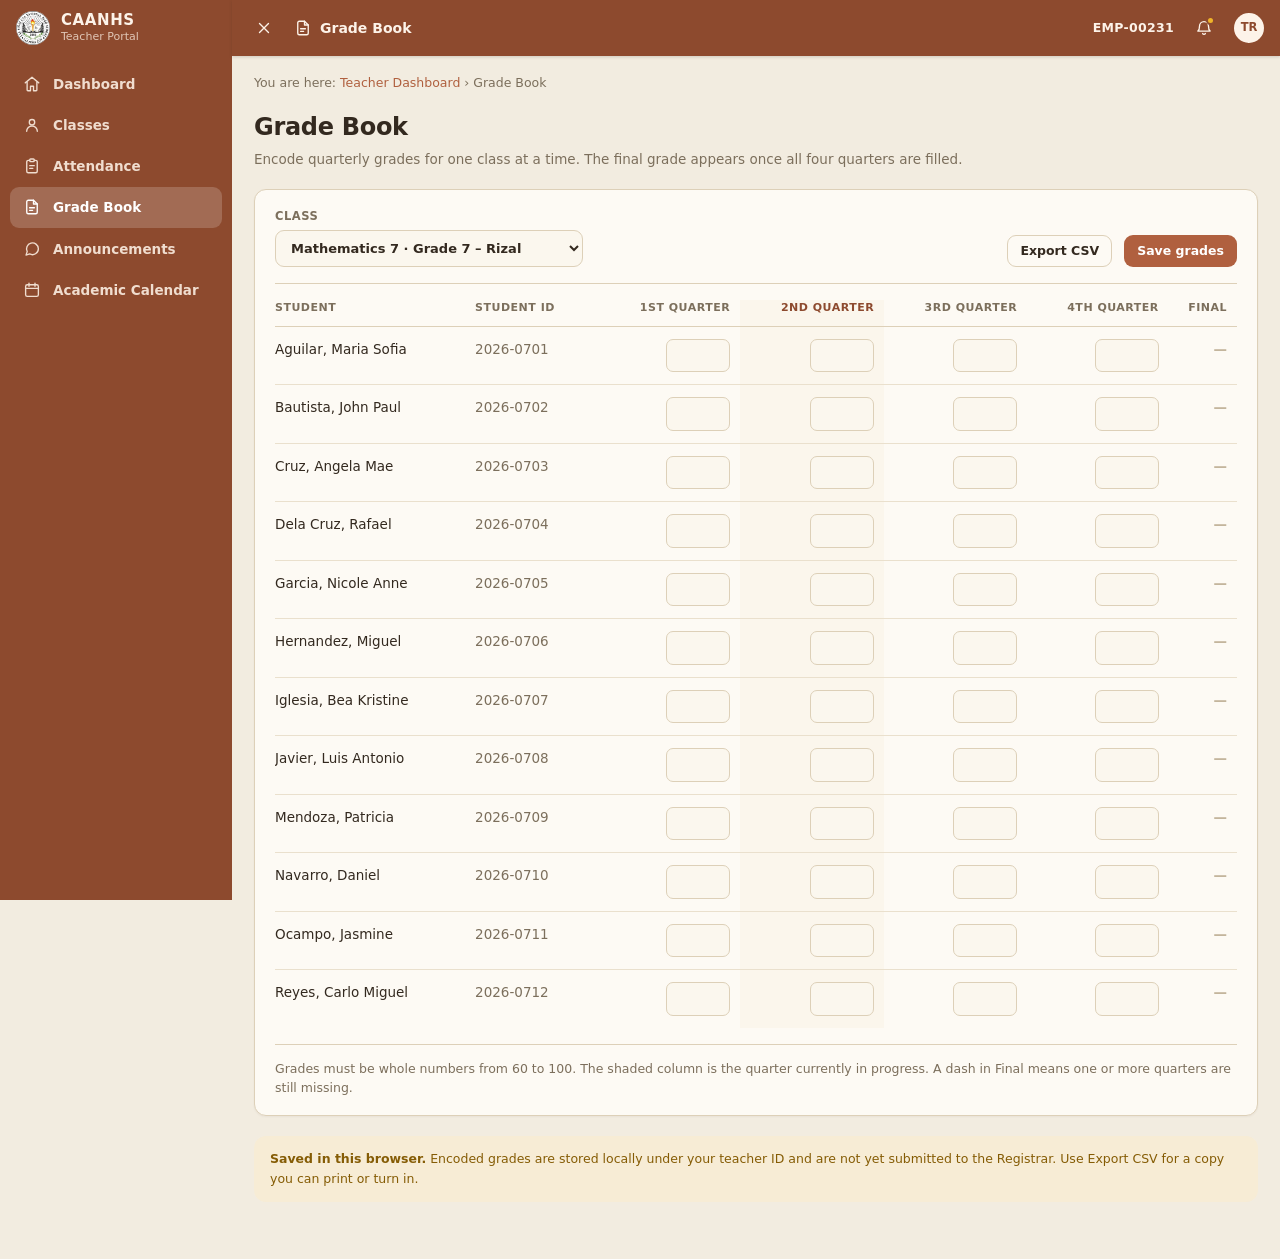
<file: TeacherGrades.html>
<!DOCTYPE html>
<html lang="en">
<head>
<meta charset="UTF-8">
<meta name="viewport" content="width=device-width, initial-scale=1">
<title>Grade Book — Teacher Portal</title>

<link rel="stylesheet" href="css/theme.css">
<link rel="stylesheet" href="css/portal.css?v=3">
<link rel="stylesheet" href="css/teacher.css?v=3">

<script defer src="js/portal.js?v=3"></script>
<script defer src="js/teacher.js"></script>
<script defer src="js/teacher-grades.js"></script>
</head>
<body>

<svg class="sprite" aria-hidden="true" focusable="false">
  <symbol id="i-home" viewBox="0 0 24 24">
    <path d="M3 10.5 12 3l9 7.5"/>
    <path d="M5.5 9.6V20a1 1 0 0 0 1 1H10v-6h4v6h3.5a1 1 0 0 0 1-1V9.6"/>
  </symbol>
  <symbol id="i-user" viewBox="0 0 24 24">
    <circle cx="12" cy="8.2" r="3.6"/>
    <path d="M4.9 20.4a7.1 7.1 0 0 1 14.2 0"/>
  </symbol>
  <symbol id="i-clipboard" viewBox="0 0 24 24">
    <path d="M9 4.5H7a2 2 0 0 0-2 2V19a2 2 0 0 0 2 2h10a2 2 0 0 0 2-2V6.5a2 2 0 0 0-2-2h-2"/>
    <rect x="9" y="2.6" width="6" height="3.6" rx="1.2"/>
    <path d="M9 11.5h6M9 15.2h4"/>
  </symbol>
  <symbol id="i-file" viewBox="0 0 24 24">
    <path d="M14 3H7a2 2 0 0 0-2 2v14a2 2 0 0 0 2 2h10a2 2 0 0 0 2-2V8z"/>
    <path d="M14 3v5h5"/><path d="M8.8 13h6.4M8.8 16.4h4"/>
  </symbol>
  <symbol id="i-chat" viewBox="0 0 24 24">
    <path d="M20.5 11.6a7.9 7.9 0 0 1-11.6 7L4 20.2l1.6-4.7a7.9 7.9 0 1 1 14.9-3.9z"/>
  </symbol>
  <symbol id="i-calendar" viewBox="0 0 24 24">
    <rect x="3.5" y="5" width="17" height="15.5" rx="2.2"/>
    <path d="M3.5 9.9h17"/><path d="M8 3v4M16 3v4"/>
  </symbol>
  <symbol id="i-bell" viewBox="0 0 24 24">
    <path d="M18 9.5a6 6 0 1 0-12 0c0 5-2.2 6.6-2.2 6.6h16.4S18 14.5 18 9.5z"/>
    <path d="M13.8 19.4a2.1 2.1 0 0 1-3.6 0"/>
  </symbol>
  <symbol id="i-x" viewBox="0 0 24 24"><path d="m6 6 12 12M18 6 6 18"/></symbol>
  <symbol id="i-menu" viewBox="0 0 24 24"><path d="M4 7h16M4 12h16M4 17h16"/></symbol>
</svg>

<div class="shell">

  <aside class="sidebar" id="sidebar">
    <div class="sb-brand">
      <div class="sb-logo"><img src="pictures/SchoolLogo.jpg" alt="" width="34" height="34"></div>
      <div>
        <div class="sb-name">CAANHS</div>
        <div class="sb-sub">Teacher Portal</div>
      </div>
    </div>

    <nav class="sb-nav" aria-label="Main" data-teacher="true">
      <a href="TeacherDashboard.html"><svg class="ic"><use href="#i-home"/></svg>Dashboard</a>
      <a href="TeacherClasses.html"><svg class="ic"><use href="#i-user"/></svg>Classes</a>
      <a href="TeacherAttendance.html"><svg class="ic"><use href="#i-clipboard"/></svg>Attendance</a>
      <a href="TeacherGrades.html" aria-current="page"><svg class="ic"><use href="#i-file"/></svg>Grade Book</a>
      <a href="TeacherAnnouncements.html"><svg class="ic"><use href="#i-chat"/></svg>Announcements</a>
      <a href="Calendar.html"><svg class="ic"><use href="#i-calendar"/></svg>Academic Calendar</a>
    </nav>
  </aside>

  <div class="main">

    <header class="topbar">
      <button class="icon-btn" id="navToggle" type="button"
              aria-controls="sidebar" aria-expanded="true" aria-label="Hide menu">
        <svg class="ic" id="navToggleIcon"><use href="#i-x"/></svg>
      </button>

      <div class="tb-title">
        <svg class="ic"><use href="#i-file"/></svg>
        Grade Book
      </div>

      <div class="spacer"></div>

      <div class="tb-user" id="tbUser">EMP-00231</div>

      <button class="icon-btn bell" type="button" aria-label="Notifications, 1 unread">
        <svg class="ic"><use href="#i-bell"/></svg>
        <span class="dot" aria-hidden="true"></span>
      </button>

      <div class="tb-avatar" aria-hidden="true">TR</div>
    </header>

    <main class="content">
      <p class="crumb">You are here: <a href="TeacherDashboard.html">Teacher Dashboard</a> &rsaquo; Grade Book</p>

      <div class="page-head">
        <h1>Grade Book</h1>
        <p>Encode quarterly grades for one class at a time. The final grade appears
           once all four quarters are filled.</p>
      </div>

      <section class="card">
        <div class="toolbar">
          <div class="field-inline">
            <label for="classSelect">Class</label>
            <select id="classSelect" class="control"></select>
          </div>

          <div class="toolbar-spacer"></div>

          <span class="status" id="gradeStatus" role="status"></span>
          <button class="btn btn-ghost btn-sm" id="exportCsv" type="button">Export CSV</button>
          <button class="btn btn-primary btn-sm" id="saveGrades" type="button">Save grades</button>
        </div>

        <div class="table-scroll">
          <table class="grade-table">
            <caption class="sr-only" style="position:absolute;left:-9999px">
              Quarterly grades for the selected class
            </caption>
            <thead>
              <tr>
                <th scope="col">Student</th>
                <th scope="col">Student ID</th>
                <th scope="col">1st Quarter</th>
                <th scope="col" class="cur">2nd Quarter</th>
                <th scope="col">3rd Quarter</th>
                <th scope="col">4th Quarter</th>
                <th scope="col">Final</th>
              </tr>
            </thead>
            <tbody id="gradeBody"></tbody>
          </table>
        </div>

        <p class="grades-foot">
          Grades must be whole numbers from 60 to 100. The shaded column is the
          quarter currently in progress. A dash in Final means one or more quarters
          are still missing.
        </p>
      </section>

      <!-- =============================================================
           SAMPLE GRADE BOOK — the class list is demo data, and entries
           are saved only in this browser (localStorage). Connect the
           school's records system before using these grades officially.
           ============================================================= -->
      <p class="notice">
        <strong>Saved in this browser.</strong> Encoded grades are stored locally under
        your teacher ID and are not yet submitted to the Registrar. Use Export CSV
        for a copy you can print or turn in.
      </p>
    </main>

  </div>
</div>

<div class="backdrop" id="backdrop"></div>

</body>
</html>
</file>
<file: css/theme.css>
/* ------------------------------------------------------------------
   theme.css — shared design tokens + base styles.
   Linked by EVERY page before its own stylesheet, so page rules win.
   Palette sampled from pictures/schoolpic.jpg.
   Change a colour here and both pages follow.
   ------------------------------------------------------------------ */

:root {
  --bg: #f2ece0;          /* cream walls */
  --card: #fdfaf4;        /* sunlit plaster */
  --ink: #33291f;         /* dark wood trim */
  --muted: #7c6f5c;       /* weathered sandstone */
  --line: #ddd0b8;        /* brick mortar */
  --brand: #b0603f;       /* terracotta roof tile */
  --brand-dark: #8d4a2e;  /* roof in shadow */
  --brand-soft: #f6e7de;  /* tile highlight */
  --sage: #66795e;        /* mango tree */
  --danger: #8a2015;      /* entrance awning */
  --focus: #dda98c;
}

* { box-sizing: border-box; }

body {
  margin: 0;
  min-height: 100vh;
  background: var(--bg);
  font-family: "Segoe UI", system-ui, -apple-system, Roboto, Arial, sans-serif;
  color: var(--ink);
}

a { color: var(--brand); text-decoration: none; }
a:hover { text-decoration: underline; }

/* ---------- shared components ----------
   Used by more than one page, so they live here rather than being
   duplicated in each page stylesheet. */

/* icons: size + stroke; colour is inherited from the parent element */
.ic {
  width: 18px; height: 18px; flex: none;
  fill: none;
  stroke: currentColor;
  stroke-width: 1.8;
  stroke-linecap: round;
  stroke-linejoin: round;
}

/* holds the page's icon <symbol> definitions; never rendered itself */
.sprite { position: absolute; width: 0; height: 0; overflow: hidden; }

/* floating help button, pinned bottom-right */
.help {
  position: fixed;
  right: 18px; bottom: 18px;
  z-index: 30;
  width: 40px; height: 40px;
  display: grid; place-items: center;
  border: 0;
  border-radius: 50%;
  background: var(--ink);
  color: #fdf3e9;
  cursor: pointer;
  box-shadow: 0 6px 16px rgba(51, 41, 31, .35);
}

.help .ic { width: 20px; height: 20px; }
</file>
<file: css/home.css>
/* ------------------------------------------------------------------
   home.css — styles for index.html (the landing page) only.
   Loaded AFTER css/theme.css, which supplies the colour tokens
   (--bg, --brand, --ink …) used throughout this file.
   ------------------------------------------------------------------ */

:root {
  --radius: 14px;
  --shell: #8d4a2e;

  /* accent tints, all within the warm palette */
  --sage-bg: #e7ece3;  --sage-ink: #4f6147;
  --gold-bg: #f7ecd5;  --gold-ink: #855c05;
}

body { font-size: 15px; line-height: 1.6; }

:focus-visible { outline: 2px solid var(--brand); outline-offset: 2px; }

/* ---------- buttons ---------- */
.btn {
  display: inline-flex;
  align-items: center;
  justify-content: center;
  gap: 8px;
  padding: 9px 16px;
  font: inherit;
  font-size: 13.5px;
  font-weight: 650;
  border-radius: 9px;
  border: 1px solid transparent;
  cursor: pointer;
  transition: background .15s, border-color .15s, color .15s;
}

.btn:hover { text-decoration: none; }

.btn-primary { background: var(--brand); color: #fff; }
.btn-primary:hover { background: var(--brand-dark); }

.btn-lg { padding: 13px 24px; font-size: 15px; border-radius: 10px; }

/* for use over the hero photo */
.btn-ghost {
  background: rgba(253, 246, 236, .12);
  border-color: rgba(253, 246, 236, .45);
  color: #fdf6ec;
}

.btn-ghost:hover { background: rgba(253, 246, 236, .22); }

/* enrollment gets the sage accent, so it reads apart from terracotta sign-in */
.btn-sage { background: var(--sage); color: #f6f9f4; }
.btn-sage:hover { background: #55664e; }

/* ---------- top bar ---------- */
.topbar {
  position: sticky;
  top: 0;
  z-index: 20;
  display: flex;
  align-items: center;
  gap: 18px;
  padding: 10px 22px;
  background: rgba(253, 250, 244, .93);
  -webkit-backdrop-filter: blur(8px);
  backdrop-filter: blur(8px);
  border-bottom: 1px solid var(--line);
}

.brand {
  display: flex;
  align-items: center;
  gap: 10px;
  flex: none;
  color: inherit;
}

.brand:hover { text-decoration: none; }

/* the seal is a circle in a square JPG — clip the white corners off */
.seal {
  width: 38px; height: 38px; flex: none;
  border-radius: 50%;
  overflow: hidden;
  background: #fff;
  border: 1px solid var(--line);
}

.seal img { display: block; width: 100%; height: 100%; object-fit: cover; }

/* these are spans inside the brand link, so they need to be told to stack */
.brand-name {
  display: block;
  font-size: 15px;
  font-weight: 700;
  letter-spacing: .6px;
  line-height: 1.2;
}

.brand-sub {
  display: block;
  font-size: 11.5px;
  color: var(--sage);
  line-height: 1.2;
}

.topbar nav { display: flex; gap: 4px; flex-wrap: wrap; }

.topbar nav a {
  padding: 6px 11px;
  border-radius: 8px;
  font-size: 13px;
  font-weight: 600;
  color: var(--muted);
}

.topbar nav a:hover { background: var(--brand-soft); color: var(--brand-dark); text-decoration: none; }

.spacer { flex: 1 1 auto; }

/* ---------- hero ---------- */
.hero {
  position: relative;
  overflow: hidden;
  padding: 66px 22px 78px;
  text-align: center;
  color: #fdf6ec;
  background: url("../pictures/schoolpic.jpg") center 38% / cover no-repeat var(--brand-dark);
}

.hero::after {
  content: "";
  position: absolute;
  inset: 0;
  background: linear-gradient(178deg,
    rgba(38, 30, 22, .70) 0%,
    rgba(51, 41, 31, .74) 52%,
    rgba(51, 41, 31, .88) 100%);
}

.hero-inner { position: relative; z-index: 1; max-width: 720px; margin: 0 auto; }

/* white disc so the seal reads as a deliberate badge, not a pasted square */
.hero-seal {
  width: 104px; height: 104px;
  margin: 0 auto 22px;
  border-radius: 50%;
  overflow: hidden;
  background: #fff;
  box-shadow: 0 10px 26px rgba(20, 14, 9, .45);
}

.hero-seal img { display: block; width: 100%; height: 100%; object-fit: cover; }

.eyebrow {
  display: inline-block;
  margin-bottom: 14px;
  padding: 4px 12px;
  border-radius: 999px;
  background: rgba(253, 246, 236, .16);
  border: 1px solid rgba(253, 246, 236, .3);
  font-size: 11.5px;
  font-weight: 650;
  letter-spacing: .4px;
}

.hero h1 {
  margin: 0 0 10px;
  font-size: 40px;
  font-weight: 700;
  letter-spacing: -.5px;
  line-height: 1.15;
}

.hero .portal-line {
  margin: 0 0 16px;
  font-size: 17px;
  font-weight: 620;
  color: #e9c9ae;
  letter-spacing: .3px;
}

.hero .lede {
  margin: 0 auto 28px;
  max-width: 560px;
  font-size: 15px;
  color: #e6d8c6;
}

.cta-row {
  display: flex;
  flex-wrap: wrap;
  justify-content: center;
  gap: 12px;
}

.session-note { margin: 18px 0 0; font-size: 12.5px; color: #d8c6b0; }

/* ---------- sections ---------- */
/* scroll-margin keeps an anchored section clear of the sticky top bar, so
   links like index.html#about (from the login page) don't land with the
   heading tucked underneath it */
.section { max-width: 1100px; margin: 0 auto; padding: 58px 22px 0; scroll-margin-top: 82px; }

@media (prefers-reduced-motion: no-preference) {
  html { scroll-behavior: smooth; }
}

.section-head { max-width: 640px; margin-bottom: 30px; }

.section-head h2 { margin: 0 0 8px; font-size: 25px; font-weight: 680; letter-spacing: -.3px; }

.section-head p { margin: 0; font-size: 14.5px; color: var(--muted); }

/* a sub-heading inside a section, e.g. Core values under Mission & Vision */
.section-head.sub { margin: 42px 0 0; }
.section-head.sub h2 { font-size: 20px; }

/* a tinted band, so the page has rhythm instead of one flat cream run */
.band { background: var(--brand-soft); border-block: 1px solid #ecd8cb; margin-top: 58px; scroll-margin-top: 82px; }

.band-inner { max-width: 1100px; margin: 0 auto; padding: 54px 22px; }

.band .section-head { margin-bottom: 26px; }

/* ---------- about ---------- */
.about {
  display: grid;
  grid-template-columns: 1.2fr 1fr;
  gap: 36px;
  align-items: center;
}

.about p { margin: 0 0 15px; font-size: 14.5px; color: var(--muted); }
.about p:last-child { margin-bottom: 0; }
.about strong { color: var(--ink); font-weight: 650; }

.about-photo {
  border-radius: var(--radius);
  overflow: hidden;
  border: 1px solid var(--line);
  box-shadow: 0 12px 28px rgba(51, 41, 31, .18);
  aspect-ratio: 4 / 3;
}

.about-photo img { display: block; width: 100%; height: 100%; object-fit: cover; }

/* quick facts strip */
.facts {
  display: grid;
  grid-template-columns: repeat(auto-fit, minmax(160px, 1fr));
  gap: 16px;
  margin-top: 34px;
}

.fact {
  background: var(--card);
  border: 1px solid var(--line);
  border-radius: var(--radius);
  padding: 16px 18px;
  box-shadow: 0 1px 2px rgba(51, 41, 31, .05);
}

.fact .k {
  font-size: 11px;
  font-weight: 700;
  text-transform: uppercase;
  letter-spacing: .6px;
  color: var(--muted);
}

.fact .v { margin-top: 5px; font-size: 17px; font-weight: 680; line-height: 1.3; }

/* ---------- mission & vision ---------- */
.mv {
  display: grid;
  grid-template-columns: repeat(auto-fit, minmax(300px, 1fr));
  gap: 20px;
}

.mv-card {
  background: var(--card);
  border: 1px solid var(--line);
  border-top: 4px solid var(--brand);
  border-radius: var(--radius);
  padding: 28px 26px;
  box-shadow: 0 1px 2px rgba(51, 41, 31, .05);
}

.mv-card.vision { border-top-color: var(--sage); }

.mv-ico {
  width: 44px; height: 44px;
  margin-bottom: 16px;
  border-radius: 12px;
  display: grid;
  place-items: center;
}

.mv-ico .ic { width: 22px; height: 22px; }
.mv-card.mission .mv-ico { background: var(--brand-soft); color: var(--brand-dark); }
.mv-card.vision .mv-ico { background: var(--sage-bg); color: var(--sage-ink); }

.mv-card h3 {
  margin: 0 0 6px;
  font-size: 12px;
  font-weight: 700;
  text-transform: uppercase;
  letter-spacing: .9px;
  color: var(--brand-dark);
}

.mv-card.vision h3 { color: var(--sage-ink); }

.mv-card .mv-statement {
  margin: 0 0 14px;
  font-size: 18px;
  font-weight: 650;
  line-height: 1.4;
  letter-spacing: -.2px;
}

.mv-card p { margin: 0; font-size: 14px; color: var(--muted); line-height: 1.7; }

/* ---------- core values ---------- */
.values {
  display: grid;
  grid-template-columns: repeat(auto-fit, minmax(190px, 1fr));
  gap: 16px;
  margin-top: 20px;
}

.value {
  background: var(--card);
  border: 1px solid var(--line);
  border-radius: var(--radius);
  padding: 20px 18px;
  text-align: center;
  box-shadow: 0 1px 2px rgba(51, 41, 31, .05);
}

.value .fil { font-size: 16px; font-weight: 700; color: var(--brand-dark); }
.value .en { margin-top: 4px; font-size: 12.5px; color: var(--muted); }

/* ---------- online enrollment ---------- */
.enroll {
  display: grid;
  grid-template-columns: 1.45fr 1fr;
  gap: 20px;
  align-items: start;
}

.enroll-main {
  background: var(--card);
  border: 1px solid var(--line);
  border-top: 4px solid var(--sage);
  border-radius: var(--radius);
  padding: 28px 26px;
  box-shadow: 0 1px 2px rgba(51, 41, 31, .05);
}

.pill {
  display: inline-block;
  margin-bottom: 14px;
  padding: 4px 11px;
  border-radius: 999px;
  background: var(--sage-bg);
  color: var(--sage-ink);
  font-size: 11px;
  font-weight: 700;
  letter-spacing: .6px;
  text-transform: uppercase;
}

.enroll-main h3 { margin: 0 0 18px; font-size: 18px; font-weight: 680; }

/* numbered steps, drawn with a CSS counter so the markup stays a plain <ol> */
.steps {
  margin: 0 0 24px;
  padding: 0;
  list-style: none;
  counter-reset: step;
}

.steps li {
  position: relative;
  padding: 0 0 16px 40px;
  font-size: 14px;
  color: var(--muted);
}

.steps li:last-child { padding-bottom: 0; }

.steps li::before {
  counter-increment: step;
  content: counter(step);
  position: absolute;
  left: 0;
  top: -1px;
  width: 26px;
  height: 26px;
  border-radius: 50%;
  background: var(--sage-bg);
  color: var(--sage-ink);
  display: grid;
  place-items: center;
  font-size: 12.5px;
  font-weight: 700;
}

.steps strong { color: var(--ink); font-weight: 650; }

.enroll-note {
  margin: 16px 0 0;
  padding: 11px 14px;
  border-radius: 9px;
  background: var(--gold-bg);
  color: var(--gold-ink);
  font-size: 12.5px;
  line-height: 1.6;
}

.enroll-note strong { font-weight: 700; }

.enroll-side {
  background: var(--card);
  border: 1px solid var(--line);
  border-radius: var(--radius);
  padding: 26px 24px;
  box-shadow: 0 1px 2px rgba(51, 41, 31, .05);
}

.enroll-side h3 {
  margin: 0 0 13px;
  font-size: 11.5px;
  font-weight: 700;
  text-transform: uppercase;
  letter-spacing: .8px;
  color: var(--muted);
}

.enroll-side ul { margin: 0 0 24px; padding: 0; list-style: none; }
.enroll-side ul:last-child { margin-bottom: 0; }

.reqs li {
  position: relative;
  padding: 0 0 9px 20px;
  font-size: 13.5px;
  color: var(--muted);
}

.reqs li:last-child { padding-bottom: 0; }

.reqs li::before {
  content: "";
  position: absolute;
  left: 3px;
  top: 8px;
  width: 6px;
  height: 6px;
  border-radius: 50%;
  background: var(--brand);
}

.dates li {
  display: flex;
  justify-content: space-between;
  gap: 12px;
  padding: 8px 0;
  border-bottom: 1px solid #eae0cd;
  font-size: 13px;
  color: var(--muted);
}

.dates li:last-child { border-bottom: 0; padding-bottom: 0; }

.dates li span:last-child {
  font-weight: 650;
  color: var(--ink);
  white-space: nowrap;
}

/* ---------- feature cards ---------- */
.features {
  display: grid;
  grid-template-columns: repeat(auto-fit, minmax(260px, 1fr));
  gap: 18px;
}

.feature {
  background: var(--card);
  border: 1px solid var(--line);
  border-radius: var(--radius);
  padding: 24px 22px;
  box-shadow: 0 1px 2px rgba(51, 41, 31, .05);
}

.feature-ico {
  width: 46px; height: 46px;
  margin-bottom: 15px;
  border-radius: 12px;
  display: grid;
  place-items: center;
}

.feature-ico .ic { width: 23px; height: 23px; }

.ico-sage  { background: var(--sage-bg);   color: var(--sage-ink); }
.ico-brand { background: var(--brand-soft); color: var(--brand-dark); }
.ico-gold  { background: var(--gold-bg);   color: var(--gold-ink); }

.feature h3 { margin: 0 0 7px; font-size: 16px; font-weight: 650; }
.feature p { margin: 0; font-size: 13.5px; color: var(--muted); }

/* a card that leads somewhere, e.g. Academic calendar → Calendar.html */
.feature-link {
  display: inline-block;
  margin-top: 12px;
  font-size: 13px;
  font-weight: 650;
}

/* ---------- announcements ---------- */
.news {
  background: var(--card);
  border: 1px solid var(--line);
  border-radius: var(--radius);
  padding: 8px 22px;
  box-shadow: 0 1px 2px rgba(51, 41, 31, .05);
}

.news-item {
  display: flex;
  align-items: baseline;
  gap: 16px;
  padding: 18px 0;
  border-bottom: 1px solid #eae0cd;
}

.news-item:last-child { border-bottom: 0; }

.news-when {
  flex: none;
  width: 62px;
  font-size: 11.5px;
  font-weight: 700;
  color: var(--sage);
  text-transform: uppercase;
  letter-spacing: .4px;
}

.news-item h3 { margin: 0 0 3px; font-size: 15px; font-weight: 650; }
.news-item p { margin: 0; font-size: 13.5px; color: var(--muted); }

/* ---------- contact ---------- */
.contact {
  display: grid;
  grid-template-columns: repeat(auto-fit, minmax(240px, 1fr));
  gap: 22px;
  background: var(--card);
  border: 1px solid var(--line);
  border-radius: var(--radius);
  padding: 26px 24px;
  box-shadow: 0 1px 2px rgba(51, 41, 31, .05);
}

.contact h3 { margin: 0 0 6px; font-size: 14.5px; font-weight: 650; }
.contact p { margin: 0; font-size: 13.5px; color: var(--muted); }

/* ---------- footer ---------- */
.foot {
  margin-top: 62px;
  border-top: 1px solid var(--line);
  background: var(--card);
}

.foot-inner {
  max-width: 1100px;
  margin: 0 auto;
  padding: 26px 22px;
  display: flex;
  flex-wrap: wrap;
  align-items: center;
  justify-content: space-between;
  gap: 12px;
  font-size: 12.5px;
  color: var(--muted);
}

.foot-links { display: flex; gap: 18px; flex-wrap: wrap; }

/* ---------- responsive ---------- */
@media (max-width: 860px) {
  .topbar { flex-wrap: wrap; padding: 10px 16px; gap: 10px; }
  .topbar nav { order: 3; width: 100%; }
  .hero { padding: 52px 18px 62px; }
  .hero h1 { font-size: 30px; }
  .hero-seal { width: 88px; height: 88px; }
  .section { padding: 44px 16px 0; }
  .section-head h2 { font-size: 21px; }
  .band { margin-top: 44px; }
  .band-inner { padding: 40px 16px; }
  .about { grid-template-columns: 1fr; gap: 24px; }
  .about-photo { order: -1; }          /* photo leads on narrow screens */
  .enroll { grid-template-columns: 1fr; }
  .news-item { flex-direction: column; gap: 4px; }
  .news-when { width: auto; }
  .foot-inner { padding: 22px 16px; }
}

@media (max-width: 480px) {
  .cta-row .btn { width: 100%; }
  .mv-card { padding: 22px 18px; }
  .mv-card .mv-statement { font-size: 16px; }
}
</file>
<file: css/portal.css>
/* ------------------------------------------------------------------
   portal.css — the signed-in shell: sidebar, top bar, page frame.
   Shared by Dashboard.html and Calendar.html (and any portal page
   added later), so the navigation only exists in one place.

   Load order: theme.css → portal.css → <page>.css
   ------------------------------------------------------------------ */

:root {
  /* chrome: the sidebar + top bar */
  --shell: #8d4a2e;
  --shell-ink: #fdf3e9;
  --shell-dim: #f0ddcf;

  /* accent tints, all within the warm palette */
  --sage-bg: #e7ece3;  --sage-ink: #4f6147;
  --gold-bg: #f7ecd5;  --gold-ink: #855c05;

  --radius: 12px;
  --sb-w: 232px;
}

body {
  font-size: 14px;
  line-height: 1.5;
}

:focus-visible { outline: 2px solid var(--brand); outline-offset: 2px; }
.sidebar :focus-visible,
.topbar :focus-visible { outline: 2px solid #f6d9c4; }

.shell { display: flex; min-height: 100vh; }

/* ---------- sidebar ---------- */
.sidebar {
  width: var(--sb-w);
  flex: none;
  position: sticky;
  top: 0;
  height: 100vh;
  overflow-y: auto;
  display: flex;
  flex-direction: column;
  background: var(--shell);
  color: var(--shell-ink);
  transition: margin-left .22s ease;
}

body.nav-closed .sidebar { margin-left: calc(var(--sb-w) * -1); }

.sb-brand {
  display: flex;
  align-items: center;
  gap: 11px;
  padding: 11px 16px;
  min-height: 56px;
}

/* round frame for the school seal — the seal is already a circle inscribed
   in a square JPG, so a 50% radius only trims the white corners */
.sb-logo {
  width: 34px; height: 34px; flex: none;
  border-radius: 50%;
  overflow: hidden;
  background: #fff;
}

.sb-logo img {
  display: block;
  width: 100%;
  height: 100%;
  object-fit: cover;
}

/* short acronym, so it can carry a touch more size and tracking */
.sb-name {
  font-size: 15px;
  font-weight: 700;
  letter-spacing: .6px;
  line-height: 1.2;
  white-space: nowrap;
  overflow: hidden;
  text-overflow: ellipsis;
}

.sb-sub { font-size: 11px; color: var(--shell-dim); opacity: .85; }

.sb-nav { padding: 6px 0 22px; }

.sb-nav a {
  display: flex;
  align-items: center;
  gap: 12px;
  margin: 1px 10px;
  padding: 10px 13px;
  border-radius: 9px;
  font-size: 13.5px;
  font-weight: 600;
  color: var(--shell-dim);
}

.sb-nav a:hover {
  background: rgba(255, 255, 255, .12);
  color: #fff;
  text-decoration: none;
}

.sb-nav a[aria-current="page"] {
  background: rgba(255, 255, 255, .18);
  color: #fff;
}

/* ---------- main column ---------- */
.main { flex: 1 1 auto; min-width: 0; display: flex; flex-direction: column; }

.topbar {
  position: sticky;
  top: 0;
  z-index: 20;
  display: flex;
  align-items: center;
  gap: 14px;
  min-height: 56px;
  padding: 0 16px;
  background: var(--shell);
  color: var(--shell-ink);
  box-shadow: 0 1px 3px rgba(51, 41, 31, .18);
}

.icon-btn {
  display: grid;
  place-items: center;
  padding: 7px;
  border: 0;
  border-radius: 8px;
  background: none;
  color: inherit;
  cursor: pointer;
}

.icon-btn:hover { background: rgba(255, 255, 255, .14); }

.tb-title { display: flex; align-items: center; gap: 8px; font-size: 14px; font-weight: 620; }

.spacer { flex: 1 1 auto; }

.tb-user {
  font-size: 12.5px;
  font-weight: 600;
  letter-spacing: .3px;
  white-space: nowrap;
}

.bell { position: relative; }

.bell .dot {
  position: absolute;
  top: 4px; right: 5px;
  width: 9px; height: 9px;
  border-radius: 50%;
  background: #f0b429;
  border: 2px solid var(--shell);
}

/* ---------- notifications popover ---------- */
.notif-wrap { position: relative; display: flex; }

.notif-panel {
  position: absolute;
  top: calc(100% + 10px);
  right: 0;
  z-index: 30;
  width: 300px;
  max-width: calc(100vw - 32px);
  overflow: hidden;
  background: var(--card);
  color: var(--ink);
  border: 1px solid var(--line);
  border-radius: 12px;
  box-shadow: 0 16px 36px rgba(51, 41, 31, .22);
}

.notif-panel[hidden] { display: none; }

.notif-head {
  display: flex;
  align-items: center;
  justify-content: space-between;
  gap: 10px;
  padding: 12px 14px;
  border-bottom: 1px solid var(--line);
}

.notif-head h2 { margin: 0; font-size: 13.5px; font-weight: 650; }

.notif-close {
  display: grid;
  place-items: center;
  padding: 4px;
  border: 0;
  border-radius: 6px;
  background: none;
  color: var(--muted);
  cursor: pointer;
}

.notif-close:hover { background: #f4ecdd; color: var(--ink); }
.notif-close:focus-visible { outline: 2px solid var(--focus); outline-offset: 1px; }

.notif-empty {
  margin: 0;
  padding: 24px 16px;
  text-align: center;
  font-size: 12.5px;
  color: var(--muted);
}

/* read-only list: there is no delete/dismiss control, by design */
.notif-list {
  margin: 0;
  padding: 0;
  list-style: none;
  max-height: 320px;
  overflow-y: auto;
}

.notif-item { padding: 12px 14px; border-bottom: 1px solid var(--line); }
.notif-item:last-child { border-bottom: 0; }

.notif-title { margin: 0 0 3px; font-size: 13px; font-weight: 650; color: var(--ink); }

.notif-msg {
  margin: 0;
  font-size: 12.5px;
  line-height: 1.5;
  color: var(--muted);
}

.notif-time {
  display: block;
  margin-top: 5px;
  font-size: 11px;
  font-weight: 600;
  color: #a4927a;
}

.notif-foot {
  margin: 0;
  padding: 10px 14px;
  border-top: 1px solid var(--line);
  background: #fbf7ee;
  font-size: 11.5px;
  line-height: 1.45;
  color: var(--muted);
}

@media (max-width: 620px) {
  .notif-panel {
    position: fixed;
    top: 62px;
    left: 16px;
    right: 16px;
    width: auto;
    max-width: none;
  }
}

.tb-avatar {
  width: 30px; height: 30px; flex: none;
  border-radius: 50%;
  background: #fdf3e9;
  color: var(--brand-dark);
  display: grid; place-items: center;
  font-size: 11.5px; font-weight: 700;
}

/* ---------- page frame ---------- */
.content {
  flex: 1 1 auto;
  width: 100%;
  max-width: 1180px;
  padding: 18px 22px 44px;
}

.crumb { margin: 0 0 16px; font-size: 12.5px; color: var(--muted); }

.card {
  background: var(--card);
  border: 1px solid var(--line);
  border-radius: var(--radius);
  padding: 18px 20px;
  box-shadow: 0 1px 2px rgba(51, 41, 31, .05);
}

.card-head {
  display: flex;
  align-items: center;
  gap: 9px;
  margin-bottom: 16px;
  color: var(--brand);
}

.card-head h2 { margin: 0; font-size: 15.5px; font-weight: 650; color: var(--ink); }

/* ---------- page furniture shared by the inner pages ---------- */
/* Calendar.html and Grades.html both open with a title, a strip of headline
   figures, then a bordered table — so those three blocks live here rather
   than being written twice. */

.page-head { margin-bottom: 20px; }

.page-head h1 {
  margin: 0 0 4px;
  font-size: 24px;
  font-weight: 680;
  letter-spacing: -.3px;
}

.page-head p { margin: 0; font-size: 13.5px; color: var(--muted); }

.summary {
  display: grid;
  grid-template-columns: repeat(auto-fit, minmax(150px, 1fr));
  gap: 14px;
  margin-bottom: 20px;
}

.summary-item {
  background: var(--card);
  border: 1px solid var(--line);
  border-radius: var(--radius);
  padding: 15px 17px;
  box-shadow: 0 1px 2px rgba(51, 41, 31, .05);
}

.summary-item .k {
  font-size: 11px;
  font-weight: 700;
  text-transform: uppercase;
  letter-spacing: .6px;
  color: var(--muted);
}

.summary-item .v { margin-top: 5px; font-size: 17px; font-weight: 680; line-height: 1.3; }

/* a placeholder value: em-dash, waiting for a real figure */
.summary-item .v.pending { color: #c3b59c; font-weight: 600; }

.table-scroll { overflow-x: auto; }

table { width: 100%; border-collapse: collapse; }

th {
  text-align: left;
  padding: 0 10px 9px 0;
  border-bottom: 1px solid var(--line);
  font-size: 11px;
  font-weight: 700;
  text-transform: uppercase;
  letter-spacing: .5px;
  color: var(--muted);
  white-space: nowrap;
}

td {
  padding: 12px 10px 12px 0;
  border-bottom: 1px solid #eae0cd;
  font-size: 13.5px;
  vertical-align: top;
}

tbody tr:last-child td { border-bottom: 0; }
tbody tr:hover td { background: #faf4e9; }

.notice {
  margin-top: 20px;
  padding: 13px 16px;
  border-radius: var(--radius);
  background: var(--gold-bg);
  color: var(--gold-ink);
  font-size: 12.5px;
  line-height: 1.6;
}

.notice strong { font-weight: 700; }

.backdrop { display: none; }

/* ---------- responsive: sidebar becomes an overlay ---------- */
@media (max-width: 860px) {
  .sidebar {
    position: fixed;
    inset: 0 auto 0 0;
    z-index: 40;
    margin-left: 0;
    transform: translateX(-100%);
    transition: transform .22s ease;
    box-shadow: 0 0 40px rgba(51, 41, 31, .4);
  }

  body:not(.nav-closed) .sidebar { transform: none; }

  body:not(.nav-closed) .backdrop {
    display: block;
    position: fixed;
    inset: 0;
    z-index: 35;
    background: rgba(51, 41, 31, .45);
  }

  .content { padding: 16px 14px 44px; }
  .topbar { padding: 0 12px; gap: 10px; }
  .tb-user { display: none; }
  .page-head h1 { font-size: 20px; }
}
</file>
<file: css/calendar.css>
/* ------------------------------------------------------------------
   calendar.css — styles for Calendar.html only.
   The sidebar, top bar, page heading, summary strip, table base and
   .notice are NOT here — they live in portal.css, which this page
   loads first. This file is only the calendar's own blocks.

   Load order: theme.css → portal.css → calendar.css
   ------------------------------------------------------------------ */

/* ---------- quarters ---------- */
.quarters {
  display: grid;
  grid-template-columns: repeat(auto-fit, minmax(215px, 1fr));
  gap: 14px;
  margin-bottom: 20px;
}

.q-card {
  background: var(--card);
  border: 1px solid var(--line);
  border-top: 4px solid var(--brand);
  border-radius: var(--radius);
  padding: 18px 18px 16px;
  box-shadow: 0 1px 2px rgba(51, 41, 31, .05);
}

/* the quarter currently in progress carries the sage accent */
.q-card.current { border-top-color: var(--sage); background: #fbfdf9; }

.q-label {
  font-size: 11.5px;
  font-weight: 700;
  text-transform: uppercase;
  letter-spacing: .7px;
  color: var(--muted);
  margin-bottom: 7px;
}

.q-card.current .q-label { color: var(--sage-ink); }

.q-range { font-size: 15px; font-weight: 650; line-height: 1.35; }
.q-meta { margin-top: 6px; font-size: 12.5px; color: var(--muted); }

.q-tag {
  display: inline-block;
  margin-top: 9px;
  padding: 2px 9px;
  border-radius: 999px;
  background: var(--sage-bg);
  color: var(--sage-ink);
  font-size: 10.5px;
  font-weight: 700;
  letter-spacing: .4px;
}

/* ---------- dates table ---------- */
/* the table base (table/th/td/.table-scroll) is in portal.css */
td.date {
  white-space: nowrap;
  font-weight: 650;
  color: var(--brand-dark);
  font-variant-numeric: tabular-nums;
  width: 1%;
}

td.what { color: var(--ink); }
td .sub { display: block; margin-top: 2px; font-size: 12px; color: var(--muted); }

/* month divider rows */
tr.month th {
  padding: 18px 0 8px;
  border-bottom: 1px solid var(--line);
  font-size: 11.5px;
  letter-spacing: .8px;
  color: var(--brand);
}

tr.month:first-child th { padding-top: 0; }

/* ---------- type badges ---------- */
.badge {
  display: inline-flex;
  align-items: center;
  gap: 6px;
  padding: 3px 10px 3px 8px;
  border-radius: 999px;
  font-size: 11.5px;
  font-weight: 650;
  white-space: nowrap;
}

.badge::before {
  content: "";
  width: 7px; height: 7px;
  flex: none;
  border-radius: 50%;
}

.badge.exam    { background: var(--gold-bg);    color: var(--gold-ink); }
.badge.exam::before    { background: #c2870b; }

.badge.holiday { background: var(--sage-bg);    color: var(--sage-ink); }
.badge.holiday::before { background: var(--sage); }

.badge.event   { background: var(--brand-soft); color: var(--brand-dark); }
.badge.event::before   { background: var(--brand); }

.badge.deadline { background: #f9e7e2; color: var(--danger); }
.badge.deadline::before { background: var(--danger); }

/* ---------- legend ---------- */
.legend {
  display: flex;
  flex-wrap: wrap;
  gap: 16px;
  margin-top: 18px;
  padding-top: 16px;
  border-top: 1px solid var(--line);
  font-size: 12.5px;
  color: var(--muted);
}

.legend span { display: inline-flex; align-items: center; gap: 7px; }

.legend i {
  width: 9px; height: 9px;
  border-radius: 50%;
  flex: none;
}

.legend .l-exam     { background: #c2870b; }
.legend .l-holiday  { background: var(--sage); }
.legend .l-event    { background: var(--brand); }
.legend .l-deadline { background: var(--danger); }

/* ---------- responsive ---------- */
@media (max-width: 620px) {
  .q-card { padding: 16px; }
}
</file>
<file: css/courses.css>
/* ------------------------------------------------------------------
   courses.css — styles for Courses.html only.
   The sidebar, top bar, page heading, summary strip and .notice are
   NOT here — they live in portal.css, which this page loads first.
   This file styles the course cards, assessment rows and filters.

   Load order: theme.css → portal.css → courses.css
   ------------------------------------------------------------------ */

/* ---------- filter bar ---------- */
.course-toolbar {
  display: flex;
  flex-wrap: wrap;
  align-items: center;
  justify-content: space-between;
  gap: 10px 16px;
  margin-bottom: 16px;
}

/* the flex rule above would otherwise win over the hidden attribute */
.course-toolbar[hidden] { display: none; }

/* shown while no teacher has posted any assessments yet */
.course-empty-note {
  margin: 0 0 16px;
  padding: 13px 16px;
  border: 1px dashed var(--line);
  border-radius: 10px;
  background: #fbf7ee;
  color: var(--muted);
  font-size: 13px;
  line-height: 1.5;
}

.course-empty-note[hidden] { display: none; }

.filters {
  display: inline-flex;
  flex-wrap: wrap;
  gap: 4px;
  padding: 4px;
  background: #efe6d6;
  border: 1px solid var(--line);
  border-radius: 10px;
}

.filter {
  padding: 6px 12px;
  border: 0;
  border-radius: 7px;
  background: none;
  color: var(--muted);
  font: inherit;
  font-size: 12.5px;
  font-weight: 650;
  cursor: pointer;
  transition: background .12s, color .12s;
}

.filter:hover { color: var(--ink); background: #faf4e9; }

.filter.is-active {
  background: var(--card);
  color: var(--brand-dark);
  box-shadow: 0 1px 3px rgba(51, 41, 31, .12);
}

.filter:focus-visible { outline: 2px solid var(--focus); outline-offset: 1px; }

.course-status { font-size: 12.5px; color: var(--muted); }

/* ---------- course cards ---------- */
.course-list { display: grid; gap: 16px; }

.course-card {
  background: var(--card);
  border: 1px solid var(--line);
  border-top: 4px solid var(--brand);
  border-radius: var(--radius);
  padding: 18px 18px 6px;
  box-shadow: 0 1px 2px rgba(51, 41, 31, .05);
}

.course-card:nth-child(4n + 2) { border-top-color: var(--sage); }
.course-card:nth-child(4n + 3) { border-top-color: #c2870b; }
.course-card:nth-child(4n + 4) { border-top-color: #8a6f9e; }

/* a course with no assessments yet: the header is the whole card */
.course-card.is-empty { padding-bottom: 18px; }
.course-card.is-empty .course-head { padding-bottom: 0; border-bottom: 0; }

.course-head {
  display: flex;
  align-items: flex-start;
  gap: 12px;
  padding-bottom: 14px;
  border-bottom: 1px solid var(--line);
}

.course-mark {
  width: 42px;
  height: 42px;
  flex: none;
  display: grid;
  place-items: center;
  border-radius: 10px;
  background: var(--brand-soft);
  color: var(--brand-dark);
  font-size: 12.5px;
  font-weight: 700;
  letter-spacing: .3px;
}

.course-mark.tone-sage { background: var(--sage-bg); color: var(--sage-ink); }
.course-mark.tone-gold { background: var(--gold-bg); color: var(--gold-ink); }
.course-mark.tone-plum { background: #efe7f3; color: #6f5580; }

.course-title { flex: 1 1 auto; min-width: 0; }

.course-title h2 {
  margin: 0;
  font-size: 15.5px;
  font-weight: 680;
  letter-spacing: -.2px;
}

.course-teacher { margin: 2px 0 0; font-size: 12.5px; color: var(--muted); }

.course-meta {
  display: flex;
  flex-wrap: wrap;
  gap: 3px 14px;
  margin: 6px 0 0;
  font-size: 12px;
  color: var(--muted);
}

.course-count {
  flex: none;
  padding: 3px 9px;
  border-radius: 999px;
  background: var(--brand-soft);
  color: var(--brand-dark);
  font-size: 11px;
  font-weight: 700;
  white-space: nowrap;
}

/* ---------- assessments ---------- */
.assess-list { display: grid; }

.assess {
  display: grid;
  grid-template-columns: minmax(0, 1fr) auto;
  gap: 16px;
  padding: 14px 0;
  border-bottom: 1px solid #eae0cd;
}

.assess:last-child { border-bottom: 0; }

.assess-top {
  display: flex;
  align-items: center;
  flex-wrap: wrap;
  gap: 8px;
}

.assess-title { margin: 0; font-size: 13.5px; font-weight: 650; }

.assess-desc {
  margin: 5px 0 0;
  font-size: 12.5px;
  color: var(--muted);
  line-height: 1.5;
}

.assess-side {
  display: flex;
  flex-direction: column;
  align-items: flex-end;
  gap: 4px;
  min-width: 132px;
  text-align: right;
}

.assess-type {
  display: inline-block;
  padding: 1px 8px;
  border-radius: 999px;
  font-size: 10.5px;
  font-weight: 700;
  letter-spacing: .35px;
  text-transform: uppercase;
  white-space: nowrap;
}

.type-quiz { background: var(--brand-soft); color: var(--brand-dark); }
.type-assignment { background: var(--sage-bg); color: var(--sage-ink); }
.type-project { background: var(--gold-bg); color: var(--gold-ink); }
.type-performance { background: #efe7f3; color: #6f5580; }
.type-exam { background: #f9e7e2; color: var(--danger); }

.assess-status {
  display: inline-block;
  padding: 2px 9px;
  border-radius: 999px;
  font-size: 11px;
  font-weight: 700;
  white-space: nowrap;
}

.assess-status.pending { background: var(--gold-bg); color: var(--gold-ink); }
.assess-status.submitted { background: var(--brand-soft); color: var(--brand-dark); }
.assess-status.graded { background: var(--sage-bg); color: var(--sage-ink); }

.assess-date { font-size: 11.5px; color: var(--muted); }

.assess-score {
  font-size: 13px;
  font-weight: 700;
  color: var(--ink);
  font-variant-numeric: tabular-nums;
}

.assess-score .assess-points { color: var(--muted); font-weight: 600; }

.course-empty {
  padding: 22px;
  border: 1px dashed var(--line);
  border-radius: 10px;
  color: var(--muted);
  font-size: 13px;
  text-align: center;
}

/* ---------- responsive ---------- */
@media (max-width: 620px) {
  .course-head { flex-wrap: wrap; }
  .course-count { order: 3; }
  .assess { grid-template-columns: 1fr; gap: 8px; }
  .assess-side {
    flex-direction: row;
    flex-wrap: wrap;
    align-items: center;
    justify-content: flex-start;
    min-width: 0;
    text-align: left;
  }
}
</file>
<file: css/dashboard.css>
/* ------------------------------------------------------------------
   dashboard.css — styles for Dashboard.html only.
   The sidebar and top bar are NOT here — they live in portal.css,
   which this page loads first. This file is just the dashboard's
   own content blocks.

   Load order: theme.css → portal.css → dashboard.css
   ------------------------------------------------------------------ */

/* ---------- announcements ---------- */
.note {
  border-left: 3px solid var(--brand);
  padding: 2px 0 2px 14px;
  margin-bottom: 18px;
}

.note:last-child { margin-bottom: 0; }
.note h3 { margin: 0 0 4px; font-size: 14px; font-weight: 650; }
.note p { margin: 0; font-size: 13px; color: var(--muted); }

/* ---------- quick actions ---------- */
.actions {
  display: grid;
  grid-template-columns: repeat(auto-fit, minmax(230px, 1fr));
  gap: 16px;
  margin-top: 16px;
}

.action {
  display: grid;
  grid-template-columns: auto 1fr;
  align-items: center;
  gap: 0 13px;
  padding: 16px 18px;
  background: var(--card);
  border: 1px solid var(--line);
  border-radius: var(--radius);
  color: inherit;
  box-shadow: 0 1px 2px rgba(51, 41, 31, .05);
  transition: border-color .15s, box-shadow .15s, transform .15s;
}

.action:hover {
  border-color: var(--brand);
  box-shadow: 0 8px 18px rgba(51, 41, 31, .12);
  transform: translateY(-1px);
  text-decoration: none;
}

.action-ico {
  width: 38px; height: 38px;
  border-radius: 10px;
  display: grid; place-items: center;
}

.action-ico .ic { width: 20px; height: 20px; }
.ico-sage  { background: var(--sage-bg);   color: var(--sage-ink); }
.ico-brand { background: var(--brand-soft); color: var(--brand-dark); }
.ico-gold  { background: var(--gold-bg);   color: var(--gold-ink); }

.action-title { font-size: 14.5px; font-weight: 650; }

.action-sub {
  grid-column: 1 / -1;
  margin-top: 10px;
  font-size: 12.5px;
  color: var(--muted);
}

/* ---------- logout ---------- */
.logout-row { display: flex; justify-content: flex-end; margin-top: 24px; }

.logout {
  display: inline-flex;
  align-items: center;
  gap: 9px;
  padding: 10px 18px;
  font: inherit;
  font-size: 13.5px;
  font-weight: 650;
  color: #fff4ef;
  background: var(--danger);
  border: 0;
  border-radius: 9px;
  cursor: pointer;
  transition: background .15s;
}

.logout:hover { background: #6f1810; }

.disclaimer { margin: 26px 0 0; font-size: 11.5px; color: var(--muted); }
</file>
<file: css/grades.css>
/* ------------------------------------------------------------------
   grades.css — styles for Grades.html only.
   The sidebar, top bar, page heading, summary strip, table base and
   .notice are NOT here — they live in portal.css, which this page
   loads first. This file is only the grade sheet's own blocks.

   Load order: theme.css → portal.css → grades.css
   ------------------------------------------------------------------ */

/* ---------- grade sheet ---------- */
/* Subject names are in; the scores are not posted yet, so every score
   cell renders an em-dash. Adding a real grade later is just replacing
   the <span class="pending"> with a <span class="score">. */

td.subj {
  color: var(--ink);
  font-weight: 620;
  white-space: nowrap;
}

th.score, td.score {
  text-align: right;
  padding-right: 0;
  width: 1%;
}

td.score { font-variant-numeric: tabular-nums; font-weight: 650; }

/* the quarter we are currently in, so the eye lands on the right column */
th.cur, td.cur { background: #fbf6ec; }

th.cur { color: var(--brand-dark); }

/* a score cell with no grade yet */
.pending { color: #c3b59c; font-weight: 600; }

/* ---------- footer of the sheet ---------- */
.grades-foot {
  margin: 16px 0 0;
  padding-top: 15px;
  border-top: 1px solid var(--line);
  font-size: 12.5px;
  color: var(--muted);
}

/* ---------- responsive ---------- */
@media (max-width: 620px) {
  td.subj { white-space: normal; }
}
</file>
<file: css/login.css>
/* ------------------------------------------------------------------
   login.css — styles for Login.html only.
   Loaded AFTER css/theme.css, which supplies the colour tokens
   (--bg, --brand, --ink …) used throughout this file.
   ------------------------------------------------------------------ */

:root { --radius: 14px; }

body {
  display: flex;
  align-items: center;
  justify-content: center;
  padding: 24px;
}

/* campus photo, softened so the form stays readable */
body::before {
  content: "";
  position: fixed;
  inset: 0;
  z-index: -2;
  background: url("../pictures/schoolpic.jpg") center / cover no-repeat var(--bg);
  filter: saturate(.92) contrast(.96) blur(2px);
  transform: scale(1.05);
}

/* warm scrim in the photo's own tones */
body::after {
  content: "";
  position: fixed;
  inset: 0;
  z-index: -1;
  background:
    linear-gradient(165deg,
      rgba(242, 236, 224, .58) 0%,
      rgba(176, 96, 63, .26) 48%,
      rgba(51, 41, 31, .60) 100%);
}

.card {
  width: 100%;
  max-width: 400px;
  background: rgba(253, 250, 244, .94);
  -webkit-backdrop-filter: blur(8px);
  backdrop-filter: blur(8px);
  border: 1px solid rgba(255, 255, 255, .65);
  border-radius: var(--radius);
  padding: 32px 28px;
  box-shadow:
    0 20px 50px rgba(51, 41, 31, .30),
    0 2px 6px rgba(51, 41, 31, .14);
}

.brand {
  display: flex;
  align-items: center;
  gap: 10px;
  margin-bottom: 22px;
  color: inherit;
}

.brand:hover { text-decoration: none; }

.logo {
  width: 40px;
  height: 40px;
  flex: none;
  border-radius: 10px;
  background: linear-gradient(160deg, #c87a52, var(--brand-dark));
  display: grid;
  place-items: center;
  color: #fff8f0;
  font-weight: 700;
  font-size: 18px;
  letter-spacing: .5px;
  box-shadow: inset 0 -2px 4px rgba(51, 41, 31, .25);
}

.brand-name { font-weight: 650; font-size: 16px; }
.brand-sub { font-size: 12px; color: var(--sage); }

h1 { font-size: 21px; margin: 0 0 4px; }
.lede { margin: 0 0 22px; font-size: 13.5px; color: var(--muted); }

/* One sign-in page for both portals; the dropdown decides where to go next. */

label {
  display: block;
  font-size: 13px;
  font-weight: 600;
  margin-bottom: 6px;
}

.field { margin-bottom: 16px; }

input[type="text"],
input[type="password"] {
  width: 100%;
  padding: 11px 12px;
  font: inherit;
  font-size: 14px;
  color: var(--ink);
  background: #fbf7ee;
  border: 1px solid var(--line);
  border-radius: 9px;
  transition: border-color .15s, box-shadow .15s;
}

/* account-type dropdown — matches the text inputs above, with a custom arrow */
.select-wrap { position: relative; }

.select-wrap select {
  width: 100%;
  padding: 11px 38px 11px 12px;
  font: inherit;
  font-size: 14px;
  color: var(--ink);
  background: #fbf7ee;
  border: 1px solid var(--line);
  border-radius: 9px;
  cursor: pointer;
  appearance: none;
  -webkit-appearance: none;
  -moz-appearance: none;
  transition: border-color .15s, box-shadow .15s;
}

.select-wrap select:focus {
  outline: none;
  border-color: var(--brand);
  box-shadow: 0 0 0 3px rgba(221, 169, 140, .48);
  background: #fffdf8;
}

.select-arrow {
  position: absolute;
  top: 50%;
  right: 13px;
  width: 15px;
  height: 15px;
  transform: translateY(-50%);
  pointer-events: none;
  fill: none;
  stroke: var(--muted);
  stroke-width: 2;
  stroke-linecap: round;
  stroke-linejoin: round;
}

input::placeholder { color: #a3927c; }

input:focus,
select:focus {
  outline: none;
  border-color: var(--brand);
  box-shadow: 0 0 0 3px rgba(221, 169, 140, .48);
  background: #fffdf8;
}

input[aria-invalid="true"] { border-color: var(--danger); }

.pw-wrap { position: relative; }
.pw-wrap input { padding-right: 62px; }

.toggle {
  position: absolute;
  top: 50%;
  right: 6px;
  transform: translateY(-50%);
  border: 0;
  background: none;
  padding: 6px 8px;
  border-radius: 6px;
  font: inherit;
  font-size: 12px;
  font-weight: 600;
  color: var(--brand);
  cursor: pointer;
}

.toggle:hover { background: var(--brand-soft); }
.toggle:focus-visible { outline: 2px solid var(--focus); }

.row {
  display: flex;
  align-items: center;
  justify-content: space-between;
  gap: 12px;
  margin: 4px 0 20px;
  font-size: 13px;
}

.remember {
  display: flex;
  align-items: center;
  gap: 7px;
  color: var(--muted);
  cursor: pointer;
}

.remember input { accent-color: var(--brand); width: 15px; height: 15px; }

button.submit {
  width: 100%;
  padding: 12px;
  font: inherit;
  font-size: 14.5px;
  font-weight: 650;
  color: #fff;
  background: var(--brand);
  border: 0;
  border-radius: 9px;
  cursor: pointer;
  transition: background .15s;
}

button.submit:hover { background: var(--brand-dark); }
button.submit:focus-visible { outline: 3px solid var(--focus); outline-offset: 2px; }

.error {
  min-height: 0;
  font-size: 12.5px;
  color: var(--danger);
  margin-top: 6px;
}

.alert {
  display: none;
  margin-bottom: 18px;
  padding: 10px 12px;
  font-size: 13px;
  border-radius: 9px;
  background: #f9e7e2;
  border: 1px solid #e0b8ab;
  color: var(--danger);
}

.alert.show { display: block; }

.foot {
  margin: 22px 0 0;
  padding-top: 18px;
  border-top: 1px solid var(--line);
  text-align: center;
  font-size: 12.5px;
  color: var(--muted);
}

/* way back to the home page */
.foot-links { margin: 0 0 7px; }

.foot-links a { font-weight: 650; }

.foot-note { margin: 0; }
</file>
<file: css/teacher.css>
/* ------------------------------------------------------------------
   teacher.css — styles shared by the Teacher*.html pages.
   The sidebar, top bar, page heading, summary strip, table base and
   .notice are NOT here — they live in portal.css, which every teacher
   page loads first.

   Load order: theme.css → portal.css → teacher.css
   ------------------------------------------------------------------ */

/* ---------- buttons ---------- */
.btn {
  display: inline-flex;
  align-items: center;
  justify-content: center;
  gap: 8px;
  padding: 9px 16px;
  font: inherit;
  font-size: 13px;
  font-weight: 650;
  line-height: 1.3;
  border-radius: 9px;
  border: 1px solid transparent;
  cursor: pointer;
  transition: background .15s, border-color .15s, color .15s;
}

.btn:hover { text-decoration: none; }

.btn-primary { background: var(--brand); color: #fff; }
.btn-primary:hover { background: var(--brand-dark); }

.btn-sage { background: var(--sage); color: #f6f9f4; }
.btn-sage:hover { background: #55664e; }

.btn-ghost {
  background: var(--card);
  border-color: var(--line);
  color: var(--ink);
}
.btn-ghost:hover { border-color: var(--brand); color: var(--brand-dark); }

.btn-sm { padding: 7px 12px; font-size: 12.5px; }

.btn:focus-visible { outline: 3px solid var(--focus); outline-offset: 2px; }
.btn:disabled { opacity: .55; cursor: not-allowed; }

/* ---------- form controls ---------- */
.control {
  width: 100%;
  padding: 9px 11px;
  font: inherit;
  font-size: 13.5px;
  color: var(--ink);
  background: #fbf7ee;
  border: 1px solid var(--line);
  border-radius: 9px;
  transition: border-color .15s, box-shadow .15s;
}

.control:focus {
  outline: none;
  border-color: var(--brand);
  box-shadow: 0 0 0 3px rgba(221, 169, 140, .38);
  background: #fffdf8;
}

.control[aria-invalid="true"] { border-color: var(--danger); }

textarea.control { resize: vertical; min-height: 110px; line-height: 1.55; }

select.control { cursor: pointer; }

/* ---------- toolbar above a roster ---------- */
.toolbar {
  display: flex;
  flex-wrap: wrap;
  align-items: flex-end;
  gap: 12px;
  margin-bottom: 16px;
  padding-bottom: 16px;
  border-bottom: 1px solid var(--line);
}

.field-inline {
  display: flex;
  flex-direction: column;
  gap: 5px;
  min-width: 0;
  font-size: 11.5px;
  font-weight: 700;
  text-transform: uppercase;
  letter-spacing: .5px;
  color: var(--muted);
}

.field-inline .control {
  min-width: 190px;
  font-size: 13px;
  font-weight: 600;
  text-transform: none;
  letter-spacing: 0;
}

.toolbar-spacer { flex: 1 1 auto; }

/* accent tints for icons inside quick-action cards */
.ico-sage  { background: var(--sage-bg);   color: var(--sage-ink); }
.ico-brand { background: var(--brand-soft); color: var(--brand-dark); }
.ico-gold  { background: var(--gold-bg);   color: var(--gold-ink); }

/* saved / error feedback next to a toolbar button */
.status {
  align-self: center;
  font-size: 12.5px;
  color: var(--muted);
  min-height: 1em;
}

.status.ok { color: var(--sage-ink); }
.status.error { color: var(--danger); }

/* ---------- class cards ---------- */
.class-grid {
  display: grid;
  grid-template-columns: repeat(auto-fit, minmax(300px, 1fr));
  gap: 16px;
}

.class-card {
  background: var(--card);
  border: 1px solid var(--line);
  border-top: 4px solid var(--brand);
  border-radius: var(--radius);
  padding: 18px 18px 14px;
  box-shadow: 0 1px 2px rgba(51, 41, 31, .05);
}

.class-card:nth-child(2) { border-top-color: var(--sage); }
.class-card:nth-child(3) { border-top-color: #c2870b; }
.class-card:nth-child(4) { border-top-color: #8a6f9e; }

.class-top {
  display: flex;
  justify-content: space-between;
  align-items: flex-start;
  gap: 10px;
}

/* the section leads — it is the list the Registrar posts and the teacher
   manages; the subject taught in that section sits underneath */
.class-section {
  margin: 0;
  font-size: 16px;
  font-weight: 680;
  letter-spacing: -.2px;
}

.class-subject { margin: 3px 0 0; font-size: 12.5px; color: var(--muted); }

.class-count {
  flex: none;
  padding: 3px 9px;
  border-radius: 999px;
  background: var(--brand-soft);
  color: var(--brand-dark);
  font-size: 11px;
  font-weight: 700;
  white-space: nowrap;
}

.class-meta {
  display: flex;
  flex-wrap: wrap;
  gap: 7px 15px;
  margin: 13px 0 0;
  font-size: 12.5px;
  color: var(--muted);
}

.class-meta span { display: inline-flex; align-items: center; gap: 5px; }
.class-meta .ic { width: 14px; height: 14px; }

.class-actions {
  display: flex;
  flex-wrap: wrap;
  gap: 8px;
  margin-top: 14px;
}

/* collapsible class list, so a card stays short until it is opened */
.roster { margin-top: 14px; border-top: 1px solid var(--line); padding-top: 4px; }

.roster summary {
  padding: 8px 0 4px;
  font-size: 12px;
  font-weight: 700;
  text-transform: uppercase;
  letter-spacing: .5px;
  color: var(--brand-dark);
  cursor: pointer;
}

.roster summary:hover { color: var(--brand); }

.roster table { margin-top: 4px; }
.roster th { padding: 0 8px 6px 0; font-size: 10px; }
.roster td { padding: 7px 8px 7px 0; font-size: 12.5px; }
.roster td:last-child, .roster th:last-child { padding-right: 0; text-align: right; }
.roster td.id { color: var(--muted); font-variant-numeric: tabular-nums; white-space: nowrap; }

/* ---------- attendance ---------- */
.att-summary {
  display: flex;
  flex-wrap: wrap;
  gap: 8px;
  margin-bottom: 14px;
}

.att-chip {
  display: inline-flex;
  align-items: center;
  gap: 7px;
  padding: 4px 11px;
  border-radius: 999px;
  background: #f4ecdd;
  color: var(--muted);
  font-size: 11.5px;
  font-weight: 650;
}

.att-chip b { font-weight: 700; color: var(--ink); }
.att-chip.present { background: var(--sage-bg); color: var(--sage-ink); }
.att-chip.late    { background: var(--gold-bg); color: var(--gold-ink); }
.att-chip.absent  { background: #f9e7e2; color: var(--danger); }
.att-chip.excused { background: var(--brand-soft); color: var(--brand-dark); }

/* segmented Present / Late / Absent / Excused control */
.seg {
  display: inline-flex;
  border: 1px solid var(--line);
  border-radius: 8px;
  overflow: hidden;
  background: #fffdf8;
}

.seg label { position: relative; }

.seg input {
  position: absolute;
  width: 1px; height: 1px;
  opacity: 0;
  pointer-events: none;
}

.seg span {
  display: block;
  padding: 5px 10px;
  border-left: 1px solid var(--line);
  color: var(--muted);
  font-size: 11.5px;
  font-weight: 650;
  line-height: 1.4;
  cursor: pointer;
  transition: background .12s, color .12s;
}

.seg label:first-child span { border-left: 0; }
.seg span:hover { background: #f6eee1; }

.seg input:checked + span { color: #fff; }
.seg input[value="present"]:checked + span { background: var(--sage); }
.seg input[value="late"]:checked + span    { background: #b07c0a; }
.seg input[value="absent"]:checked + span  { background: var(--danger); }
.seg input[value="excused"]:checked + span { background: var(--brand); }

.seg input:focus-visible + span {
  outline: 2px solid var(--focus);
  outline-offset: -3px;
}

td.att-name { font-weight: 620; }
td.att-id { color: var(--muted); font-variant-numeric: tabular-nums; white-space: nowrap; }
td.att-actions, th.att-actions { text-align: right; padding-right: 0; }

/* ---------- grade book ---------- */
.grade-table th, .grade-table td { text-align: right; }
.grade-table th:first-child, .grade-table td:first-child,
.grade-table th:nth-child(2), .grade-table td:nth-child(2) { text-align: left; }

.grade-input {
  width: 64px;
  padding: 6px 7px;
  font: inherit;
  font-size: 13px;
  font-weight: 650;
  color: var(--ink);
  text-align: right;
  font-variant-numeric: tabular-nums;
  background: #fbf7ee;
  border: 1px solid var(--line);
  border-radius: 7px;
}

.grade-input:focus {
  outline: none;
  border-color: var(--brand);
  box-shadow: 0 0 0 2px rgba(221, 169, 140, .45);
  background: #fffdf8;
}

.grade-input[aria-invalid="true"] { border-color: var(--danger); background: #fdf1ee; }

td.final { font-weight: 700; font-variant-numeric: tabular-nums; white-space: nowrap; }
td.final .pending { color: #c3b59c; font-weight: 600; }

th.cur, td.cur { background: #fbf6ec; }
th.cur { color: var(--brand-dark); }

.grades-foot {
  margin: 16px 0 0;
  padding-top: 15px;
  border-top: 1px solid var(--line);
  font-size: 12.5px;
  color: var(--muted);
}

/* ---------- announcements ---------- */
.ann-form { display: grid; gap: 14px; }

.form-field { display: flex; flex-direction: column; gap: 6px; }

.form-field label {
  font-size: 11.5px;
  font-weight: 700;
  text-transform: uppercase;
  letter-spacing: .5px;
  color: var(--muted);
}

.form-row {
  display: grid;
  grid-template-columns: 1.4fr 1fr;
  gap: 12px;
}

.form-actions {
  display: flex;
  align-items: center;
  justify-content: flex-end;
  gap: 12px;
  flex-wrap: wrap;
}

.ann-list { display: grid; gap: 12px; }

.ann-item {
  background: #fffdf8;
  border: 1px solid var(--line);
  border-left: 3px solid var(--brand);
  border-radius: 10px;
  padding: 13px 15px;
}

.ann-item.new { border-left-color: var(--sage); }

.ann-head {
  display: flex;
  justify-content: space-between;
  align-items: flex-start;
  gap: 10px;
}

.ann-title { margin: 0; font-size: 14px; font-weight: 680; line-height: 1.35; }

.ann-meta {
  margin-top: 3px;
  font-size: 11.5px;
  color: var(--muted);
}

.ann-audience {
  display: inline-block;
  margin-right: 7px;
  padding: 1px 8px;
  border-radius: 999px;
  background: var(--brand-soft);
  color: var(--brand-dark);
  font-size: 10.5px;
  font-weight: 700;
}

.ann-body {
  margin: 8px 0 0;
  font-size: 13px;
  color: var(--muted);
  line-height: 1.55;
  white-space: pre-wrap;
}

.ann-del {
  flex: none;
  padding: 3px 6px;
  border: 0;
  border-radius: 5px;
  background: none;
  color: var(--danger);
  font: inherit;
  font-size: 11.5px;
  font-weight: 650;
  cursor: pointer;
}

.ann-del:hover { background: #f9e7e2; }

.ann-empty {
  padding: 18px;
  border: 1px dashed var(--line);
  border-radius: 10px;
  color: var(--muted);
  font-size: 13px;
  text-align: center;
}

.card-foot {
  margin: 14px 0 0;
  padding-top: 13px;
  border-top: 1px solid var(--line);
  font-size: 12.5px;
  font-weight: 650;
}

/* plain paragraph inside a card (e.g. the advisory note) */
.card-note { margin: 0; font-size: 13px; color: var(--muted); line-height: 1.55; }

/* ---------- dashboard ---------- */
.dash-grid {
  display: grid;
  grid-template-columns: minmax(0, 1.5fr) minmax(280px, 1fr);
  gap: 16px;
  align-items: start;
}

.stack { display: grid; gap: 16px; }

.schedule-row {
  display: flex;
  align-items: center;
  gap: 14px;
  padding: 12px 0;
  border-bottom: 1px solid #eae0cd;
}

.schedule-row:last-child { border-bottom: 0; padding-bottom: 0; }
.schedule-row:first-child { padding-top: 0; }

.schedule-time {
  flex: none;
  width: 105px;
  font-size: 12.5px;
  font-weight: 650;
  color: var(--brand-dark);
  font-variant-numeric: tabular-nums;
}

.schedule-main { flex: 1 1 auto; min-width: 0; }
.schedule-main .t { font-size: 13.5px; font-weight: 650; }
.schedule-main .s { margin-top: 1px; font-size: 12px; color: var(--muted); }

.quick-grid { display: grid; gap: 10px; }

.quick {
  display: flex;
  align-items: center;
  gap: 12px;
  padding: 11px 12px;
  border: 1px solid var(--line);
  border-radius: 10px;
  color: inherit;
  background: #fffdf8;
  transition: border-color .15s, box-shadow .15s;
}

.quick:hover {
  border-color: var(--brand);
  box-shadow: 0 4px 12px rgba(51, 41, 31, .09);
  text-decoration: none;
}

.quick-ico {
  width: 34px; height: 34px;
  flex: none;
  border-radius: 9px;
  display: grid;
  place-items: center;
}

.quick-ico .ic { width: 18px; height: 18px; }

.quick .t { display: block; font-size: 13px; font-weight: 650; }
.quick .s { display: block; margin-top: 1px; font-size: 11.5px; color: var(--muted); }

/* ---------- logout row (matches the student dashboard) ---------- */
.logout-row { display: flex; justify-content: flex-end; margin-top: 24px; }

.logout {
  display: inline-flex;
  align-items: center;
  gap: 9px;
  padding: 10px 18px;
  font: inherit;
  font-size: 13.5px;
  font-weight: 650;
  color: #fff4ef;
  background: var(--danger);
  border: 0;
  border-radius: 9px;
  cursor: pointer;
  transition: background .15s;
}

.logout:hover { background: #6f1810; }

.disclaimer { margin: 26px 0 0; font-size: 11.5px; color: var(--muted); }

/* ---------- responsive ---------- */
@media (max-width: 940px) {
  .dash-grid { grid-template-columns: 1fr; }
}

@media (max-width: 620px) {
  .form-row { grid-template-columns: 1fr; }
  .toolbar { align-items: stretch; }
  .field-inline .control { min-width: 0; }
  .toolbar-spacer { display: none; }
  .toolbar .btn { flex: 1 1 auto; }
  .schedule-row { align-items: flex-start; flex-direction: column; gap: 3px; }
  .schedule-time { width: auto; }
  .seg span { padding: 5px 7px; font-size: 11px; }
}
</file>
